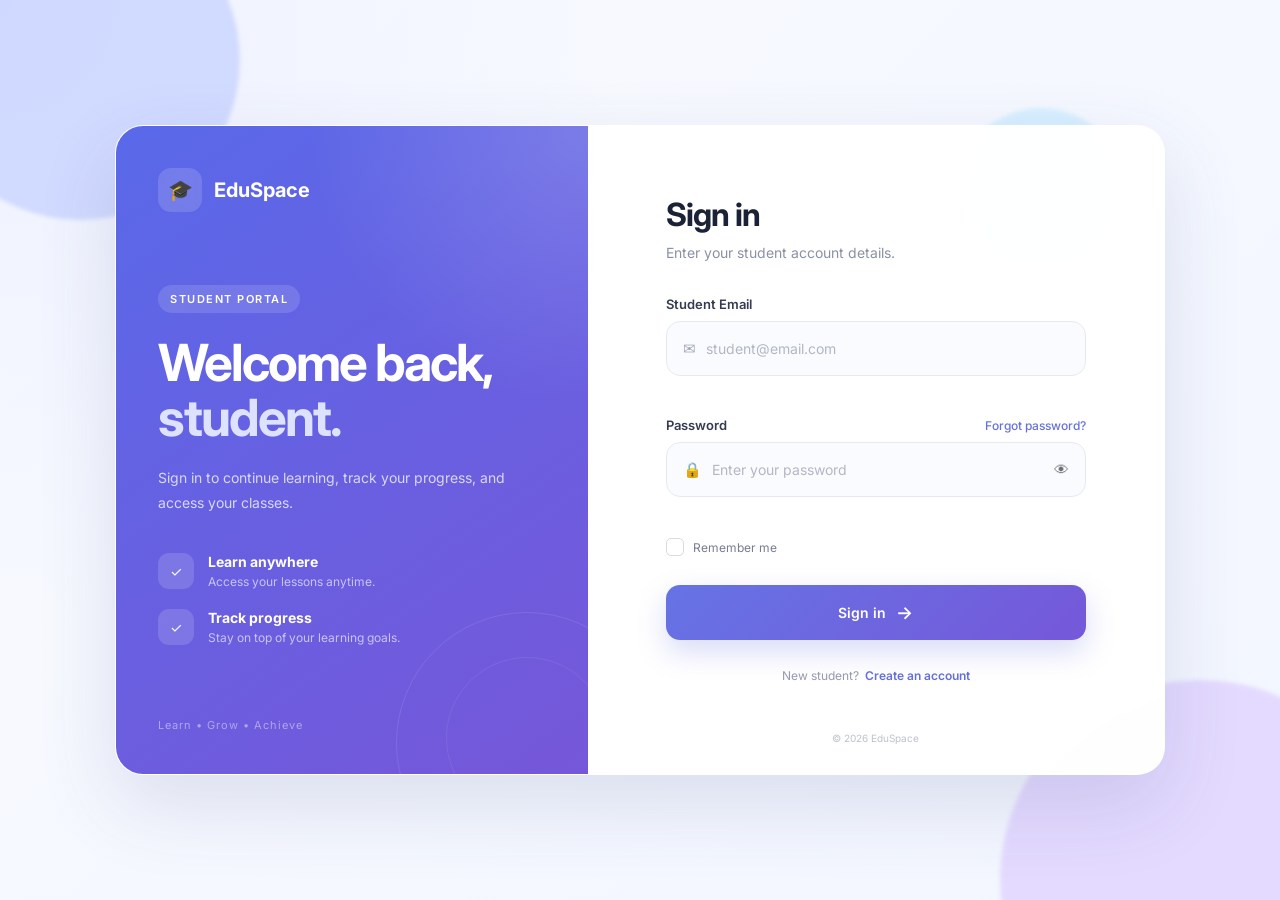
<file: index.html>
<!DOCTYPE html>
<html lang="en">
<head>
  <meta charset="UTF-8" />

  <meta
    name="viewport"
    content="width=device-width, initial-scale=1.0"
  />

  <title>Student Login</title>

  <!-- Google Font -->
  <link rel="preconnect" href="https://fonts.googleapis.com">
  <link rel="preconnect" href="https://fonts.gstatic.com" crossorigin>
  <link
    href="https://fonts.googleapis.com/css2?family=Inter:wght@400;500;600;700&display=swap"
    rel="stylesheet"
  >

  <link rel="stylesheet" href="style.css" />
</head>

<body>

  <!-- Background Decoration -->
  <div class="background">
    <div class="blob blob-one"></div>
    <div class="blob blob-two"></div>
    <div class="blob blob-three"></div>
  </div>

  <main class="login-container">

    <div class="login-card">

      <!-- LEFT SIDE -->
      <section class="welcome-section">

        <div class="brand">
          <div class="brand-icon">
            🎓
          </div>

          <span>EduSpace</span>
        </div>

        <div class="welcome-content">

          <span class="tag">
            STUDENT PORTAL
          </span>

          <h1>
            Welcome back,
            <span>student.</span>
          </h1>

          <p>
            Sign in to continue learning, track your progress,
            and access your classes.
          </p>

          <div class="features">

            <div class="feature">
              <div class="feature-icon">✓</div>

              <div>
                <h3>Learn anywhere</h3>
                <p>Access your lessons anytime.</p>
              </div>
            </div>

            <div class="feature">
              <div class="feature-icon">✓</div>

              <div>
                <h3>Track progress</h3>
                <p>Stay on top of your learning goals.</p>
              </div>
            </div>

          </div>

        </div>

        <p class="welcome-footer">
          Learn • Grow • Achieve
        </p>

      </section>


      <!-- RIGHT SIDE -->
      <section class="form-section">

        <div class="form-wrapper">

          <div class="form-header">
            <div class="mobile-logo">🎓</div>

            <h2>Sign in</h2>

            <p>
              Enter your student account details.
            </p>
          </div>


          <form id="loginForm">

            <!-- EMAIL -->
            <div class="input-group">

              <label for="email">
                Student Email
              </label>

              <div class="input-box">

                <span class="input-icon">
                  ✉
                </span>

                <input
                  type="email"
                  id="email"
                  placeholder="student@email.com"
                  autocomplete="email"
                  required
                />

              </div>

              <small class="error-message" id="emailError"></small>

            </div>


            <!-- PASSWORD -->
            <div class="input-group">

              <div class="label-row">

                <label for="password">
                  Password
                </label>

                <a href="#" class="forgot-password">
                  Forgot password?
                </a>

              </div>

              <div class="input-box">

                <span class="input-icon">
                  🔒
                </span>

                <input
                  type="password"
                  id="password"
                  placeholder="Enter your password"
                  autocomplete="current-password"
                  required
                />

                <button
                  type="button"
                  id="togglePassword"
                  class="password-toggle"
                  aria-label="Show password"
                >
                  👁
                </button>

              </div>

              <small
                class="error-message"
                id="passwordError"
              ></small>

            </div>


            <!-- REMEMBER -->
            <div class="remember-row">

              <label class="checkbox-container">

                <input type="checkbox" />

                <span class="checkmark"></span>

                Remember me

              </label>

            </div>


            <!-- LOGIN BUTTON -->
            <button
              type="submit"
              class="login-button"
              id="loginButton"
            >

              <span class="button-text">
                Sign in
              </span>

              <span class="button-arrow">
                →
              </span>

              <span class="loader"></span>

            </button>


            <div
              class="success-message"
              id="successMessage"
            >
              ✓ Login successful!
            </div>

          </form>


          <p class="signup-text">

            New student?

            <a href="#">
              Create an account
            </a>

          </p>

        </div>

        <p class="copyright">
          © 2026 EduSpace
        </p>

      </section>

    </div>

  </main>

  <script src="script.js"></script>
</body>
</html>
</file>
<file: style.css>
/* =========================
   RESET
========================= */

* {
  margin: 0;
  padding: 0;
  box-sizing: border-box;
}

html {
  scroll-behavior: smooth;
}

body {
  min-height: 100vh;
  font-family: "Inter", sans-serif;
  background: #f4f7ff;
  color: #182033;
  overflow-x: hidden;
}


/* =========================
   BACKGROUND
========================= */

.background {
  position: fixed;
  inset: 0;
  overflow: hidden;
  z-index: -1;

  background:
    radial-gradient(
      circle at top left,
      #edf1ff 0%,
      transparent 40%
    ),
    linear-gradient(
      135deg,
      #f9faff,
      #f2f6ff
    );
}

.blob {
  position: absolute;
  border-radius: 50%;
  filter: blur(2px);
  opacity: 0.55;
}

.blob-one {
  width: 320px;
  height: 320px;

  background: #b8c6ff;

  top: -100px;
  left: -80px;

  animation: floatOne 10s ease-in-out infinite;
}

.blob-two {
  width: 400px;
  height: 400px;

  background: #d9c4ff;

  right: -120px;
  bottom: -180px;

  animation: floatTwo 12s ease-in-out infinite;
}

.blob-three {
  width: 170px;
  height: 170px;

  background: #bfe9ff;

  right: 12%;
  top: 12%;

  animation: floatThree 8s ease-in-out infinite;
}


/* =========================
   MAIN
========================= */

.login-container {
  min-height: 100vh;

  display: flex;
  justify-content: center;
  align-items: center;

  padding: 35px;
}


/* =========================
   LOGIN CARD
========================= */

.login-card {
  width: min(1050px, 100%);
  min-height: 650px;

  display: grid;
  grid-template-columns: 0.9fr 1.1fr;

  background: rgba(255, 255, 255, 0.88);

  border: 1px solid rgba(255, 255, 255, 0.8);

  border-radius: 28px;

  box-shadow:
    0 30px 80px rgba(57, 70, 130, 0.14);

  backdrop-filter: blur(18px);

  overflow: hidden;

  animation: cardEnter 0.8s ease forwards;
}


/* =========================
   WELCOME SECTION
========================= */

.welcome-section {
  position: relative;

  padding: 42px;

  display: flex;
  flex-direction: column;

  color: white;

  background:
    radial-gradient(
      circle at top right,
      rgba(255, 255, 255, 0.16),
      transparent 35%
    ),
    linear-gradient(
      145deg,
      #5969e9,
      #7657d9
    );

  overflow: hidden;
}

.welcome-section::before {
  content: "";

  position: absolute;

  width: 260px;
  height: 260px;

  border: 1px solid rgba(255, 255, 255, 0.1);

  border-radius: 50%;

  bottom: -100px;
  right: -70px;
}

.welcome-section::after {
  content: "";

  position: absolute;

  width: 160px;
  height: 160px;

  border: 1px solid rgba(255, 255, 255, 0.08);

  border-radius: 50%;

  bottom: -45px;
  right: -20px;
}


/* BRAND */

.brand {
  display: flex;
  align-items: center;
  gap: 12px;

  position: relative;
  z-index: 1;

  font-size: 20px;
  font-weight: 700;
}

.brand-icon {
  width: 44px;
  height: 44px;

  display: grid;
  place-items: center;

  border-radius: 13px;

  background: rgba(255, 255, 255, 0.15);

  backdrop-filter: blur(8px);
}


/* WELCOME CONTENT */

.welcome-content {
  margin: auto 0;

  position: relative;
  z-index: 1;
}

.tag {
  display: inline-block;

  padding: 7px 12px;

  margin-bottom: 22px;

  border-radius: 30px;

  background: rgba(255, 255, 255, 0.13);

  font-size: 11px;
  font-weight: 600;
  letter-spacing: 1.5px;
}

.welcome-content h1 {
  max-width: 400px;

  font-size: clamp(38px, 4vw, 52px);

  line-height: 1.08;

  letter-spacing: -2px;

  margin-bottom: 20px;
}

.welcome-content h1 span {
  color: #dce2ff;
}

.welcome-content > p {
  max-width: 380px;

  color: rgba(255, 255, 255, 0.75);

  line-height: 1.8;

  font-size: 14px;
}


/* FEATURES */

.features {
  display: flex;
  flex-direction: column;

  gap: 20px;

  margin-top: 38px;
}

.feature {
  display: flex;
  align-items: center;

  gap: 14px;
}

.feature-icon {
  width: 36px;
  height: 36px;

  display: grid;
  place-items: center;

  flex-shrink: 0;

  border-radius: 11px;

  background: rgba(255, 255, 255, 0.14);

  font-size: 14px;
}

.feature h3 {
  font-size: 14px;

  margin-bottom: 4px;
}

.feature p {
  font-size: 12px;

  color: rgba(255, 255, 255, 0.63);
}

.welcome-footer {
  position: relative;
  z-index: 1;

  font-size: 11px;

  color: rgba(255, 255, 255, 0.45);

  letter-spacing: 1px;
}


/* =========================
   FORM SECTION
========================= */

.form-section {
  padding: 50px 70px 30px;

  display: flex;
  flex-direction: column;

  background: rgba(255, 255, 255, 0.78);
}

.form-wrapper {
  width: min(420px, 100%);

  margin: auto;
}

.mobile-logo {
  display: none;

  width: 48px;
  height: 48px;

  place-items: center;

  margin-bottom: 25px;

  border-radius: 14px;

  background: #eef0ff;

  font-size: 23px;
}


/* FORM HEADER */

.form-header {
  margin-bottom: 35px;
}

.form-header h2 {
  margin-bottom: 10px;

  font-size: 32px;

  letter-spacing: -1px;

  color: #1b2137;
}

.form-header p {
  color: #8b91a5;

  font-size: 14px;
}


/* =========================
   INPUTS
========================= */

.input-group {
  margin-bottom: 20px;
}

.input-group label {
  display: block;

  margin-bottom: 9px;

  color: #353b50;

  font-size: 13px;
  font-weight: 600;
}

.label-row {
  display: flex;
  justify-content: space-between;
  align-items: center;
}

.forgot-password {
  margin-bottom: 9px;

  text-decoration: none;

  color: #6672dc;

  font-size: 12px;
  font-weight: 500;

  transition: 0.25s ease;
}

.forgot-password:hover {
  color: #4f5bd1;
}


/* INPUT BOX */

.input-box {
  height: 55px;

  display: flex;
  align-items: center;

  gap: 10px;

  padding: 0 16px;

  border: 1.5px solid #e7e9f1;

  border-radius: 14px;

  background: #fafbff;

  transition:
    border 0.25s ease,
    box-shadow 0.25s ease,
    transform 0.25s ease,
    background 0.25s ease;
}

.input-box:focus-within {
  border-color: #6873dc;

  background: #ffffff;

  box-shadow:
    0 0 0 4px rgba(104, 115, 220, 0.1);

  transform: translateY(-1px);
}

.input-icon {
  color: #a1a6b7;

  font-size: 15px;
}

.input-box input {
  width: 100%;

  border: none;
  outline: none;

  background: transparent;

  color: #22283a;

  font-family: inherit;
  font-size: 14px;
}

.input-box input::placeholder {
  color: #b3b7c5;
}

.password-toggle {
  border: none;
  background: transparent;

  cursor: pointer;

  opacity: 0.55;

  font-size: 15px;

  transition:
    opacity 0.2s ease,
    transform 0.2s ease;
}

.password-toggle:hover {
  opacity: 1;

  transform: scale(1.08);
}


/* ERRORS */

.error-message {
  display: block;

  min-height: 15px;

  margin-top: 6px;

  color: #e35d6a;

  font-size: 11px;
}

.input-box.error {
  border-color: #e77a84;

  box-shadow:
    0 0 0 4px rgba(227, 93, 106, 0.08);
}


/* =========================
   REMEMBER ME
========================= */

.remember-row {
  margin: 4px 0 25px;
}

.checkbox-container {
  display: inline-flex;
  align-items: center;

  gap: 9px;

  cursor: pointer;

  color: #777d90;

  font-size: 12px;
}

.checkbox-container input {
  display: none;
}

.checkmark {
  width: 18px;
  height: 18px;

  position: relative;

  border: 1.5px solid #d8dae4;

  border-radius: 5px;

  background: white;

  transition: 0.2s ease;
}

.checkbox-container input:checked + .checkmark {
  border-color: #6570d9;

  background: #6570d9;
}

.checkbox-container input:checked + .checkmark::after {
  content: "✓";

  position: absolute;

  inset: 0;

  display: grid;
  place-items: center;

  color: white;

  font-size: 11px;
}


/* =========================
   LOGIN BUTTON
========================= */

.login-button {
  width: 100%;
  height: 55px;

  position: relative;

  display: flex;
  justify-content: center;
  align-items: center;

  gap: 10px;

  overflow: hidden;

  border: none;

  border-radius: 14px;

  color: white;

  background:
    linear-gradient(
      135deg,
      #6673e5,
      #7558d9
    );

  box-shadow:
    0 12px 28px rgba(102, 115, 229, 0.25);

  font-family: inherit;
  font-size: 14px;
  font-weight: 600;

  cursor: pointer;

  transition:
    transform 0.25s ease,
    box-shadow 0.25s ease;
}

.login-button::before {
  content: "";

  position: absolute;

  width: 100px;
  height: 100%;

  top: 0;
  left: -120px;

  transform: skewX(-20deg);

  background:
    linear-gradient(
      90deg,
      transparent,
      rgba(255, 255, 255, 0.2),
      transparent
    );

  transition: 0.6s;
}

.login-button:hover::before {
  left: 120%;
}

.login-button:hover {
  transform: translateY(-2px);

  box-shadow:
    0 16px 34px rgba(102, 115, 229, 0.3);
}

.login-button:active {
  transform: scale(0.98);
}

.button-arrow {
  font-size: 18px;

  transition: transform 0.25s ease;
}

.login-button:hover .button-arrow {
  transform: translateX(4px);
}


/* LOADER */

.loader {
  width: 20px;
  height: 20px;

  display: none;

  border: 2px solid rgba(255, 255, 255, 0.35);

  border-top-color: white;

  border-radius: 50%;

  animation: spin 0.7s linear infinite;
}

.login-button.loading .button-text,
.login-button.loading .button-arrow {
  display: none;
}

.login-button.loading .loader {
  display: block;
}


/* =========================
   SUCCESS
========================= */

.success-message {
  height: 0;

  text-align: center;

  margin-top: 0;

  overflow: hidden;

  color: #2c9b70;

  font-size: 13px;
  font-weight: 500;

  opacity: 0;

  transition: 0.4s ease;
}

.success-message.show {
  height: 30px;

  margin-top: 15px;

  opacity: 1;
}


/* =========================
   SIGN UP
========================= */

.signup-text {
  margin-top: 28px;

  text-align: center;

  color: #969bad;

  font-size: 12px;
}

.signup-text a {
  margin-left: 3px;

  text-decoration: none;

  color: #6570d9;

  font-weight: 600;
}

.copyright {
  margin-top: 30px;

  text-align: center;

  color: #bec1cc;

  font-size: 10px;
}


/* =========================
   ANIMATIONS
========================= */

@keyframes cardEnter {

  from {
    opacity: 0;
    transform:
      translateY(25px)
      scale(0.98);
  }

  to {
    opacity: 1;
    transform:
      translateY(0)
      scale(1);
  }

}

@keyframes floatOne {

  0%,
  100% {
    transform: translate(0, 0);
  }

  50% {
    transform: translate(35px, 25px);
  }

}

@keyframes floatTwo {

  0%,
  100% {
    transform: translate(0, 0);
  }

  50% {
    transform: translate(-40px, -25px);
  }

}

@keyframes floatThree {

  0%,
  100% {
    transform: translateY(0);
  }

  50% {
    transform: translateY(30px);
  }

}

@keyframes spin {

  to {
    transform: rotate(360deg);
  }

}


/* =========================
   RESPONSIVE
========================= */

@media (max-width: 850px) {

  .login-card {
    max-width: 520px;

    grid-template-columns: 1fr;

    min-height: auto;
  }

  .welcome-section {
    display: none;
  }

  .form-section {
    padding: 55px 50px 35px;
  }

  .mobile-logo {
    display: grid;
  }

}


@media (max-width: 520px) {

  body {
    background: white;
  }

  .login-container {
    padding: 15px;
  }

  .login-card {
    border-radius: 22px;

    box-shadow:
      0 20px 50px rgba(45, 54, 100, 0.1);
  }

  .form-section {
    padding: 40px 25px 25px;
  }

  .form-header h2 {
    font-size: 28px;
  }

}
</file>
<file: achievements.css>
/* =====================================================
   RESET
===================================================== */

* {
  margin: 0;
  padding: 0;
  box-sizing: border-box;
}


html {
  scroll-behavior: smooth;
}


body {
  min-height: 100vh;

  font-family: "Inter", sans-serif;

  color: #202438;

  background: #f6f7fb;

  transition:
    background 0.25s ease,
    color 0.25s ease;
}


button {
  font: inherit;
  cursor: pointer;
}


a {
  color: inherit;
  text-decoration: none;
}



/* =====================================================
   SIDEBAR
===================================================== */

.sidebar {
  width: 250px;
  height: 100vh;

  position: fixed;

  top: 0;
  left: 0;

  z-index: 1000;

  padding: 26px 18px;

  border-right: 1px solid #e8eaf1;

  background: #ffffff;

  transition:
    transform 0.25s ease,
    background 0.25s ease,
    border 0.25s ease;
}


.logo {
  display: flex;
  align-items: center;

  gap: 12px;

  padding: 0 10px;

  margin-bottom: 34px;

  font-size: 20px;
  font-weight: 700;
}


.logo-icon {
  width: 38px;
  height: 38px;

  display: grid;
  place-items: center;

  border-radius: 12px;

  background: #eef0ff;
}


.sidebar-nav {
  display: flex;
  flex-direction: column;

  gap: 7px;
}


.nav-link {
  min-height: 47px;

  padding: 0 14px;

  display: flex;
  align-items: center;

  gap: 13px;

  border-radius: 12px;

  color: #737886;

  font-size: 14px;
  font-weight: 500;

  transition:
    color 0.2s ease,
    background 0.2s ease;
}


.nav-link:hover {
  color: #5865d8;

  background: #f3f4ff;
}


.nav-link.active {
  color: #5965d8;

  background: #eef0ff;

  font-weight: 600;
}


.nav-icon {
  width: 22px;

  text-align: center;

  font-size: 17px;
}



/* =====================================================
   MOBILE OVERLAY
===================================================== */

.mobile-overlay {
  position: fixed;

  inset: 0;

  z-index: 950;

  display: none;

  background:
    rgba(17,20,31,0.42);
}


.mobile-overlay.show {
  display: block;
}



/* =====================================================
   APP
===================================================== */

.app-shell {
  min-height: 100vh;

  margin-left: 250px;
}



/* =====================================================
   TOPBAR
===================================================== */

.topbar {
  min-height: 82px;

  position: sticky;

  top: 0;

  z-index: 800;

  padding: 14px 32px;

  display: flex;
  align-items: center;
  justify-content: space-between;

  border-bottom: 1px solid #e8eaf1;

  background:
    rgba(255,255,255,0.94);

  backdrop-filter: blur(16px);
}


.topbar-left,
.topbar-right {
  display: flex;
  align-items: center;
}


.topbar-left {
  gap: 14px;
}


.topbar-right {
  gap: 16px;
}


.topbar-label {
  display: block;

  margin-bottom: 3px;

  color: #9095a3;

  font-size: 10px;
  font-weight: 700;

  letter-spacing: 0.12em;
}


.topbar h1 {
  font-size: 22px;
}


.menu-button {
  width: 40px;
  height: 40px;

  display: none;

  border: 1px solid #e5e7ef;

  border-radius: 11px;

  color: #555c6b;

  background: #ffffff;
}


.dashboard-button {
  padding: 10px 14px;

  border-radius: 10px;

  color: #626bd1;

  background: #eef0ff;

  font-size: 13px;
  font-weight: 600;
}


.student-profile {
  display: flex;
  align-items: center;

  gap: 10px;
}


.student-profile strong,
.student-profile span {
  display: block;
}


.student-profile strong {
  margin-bottom: 2px;

  font-size: 12px;
}


.student-profile span {
  color: #9196a4;

  font-size: 10px;
}


.student-avatar {
  width: 38px;
  height: 38px;

  display: grid;
  place-items: center;

  border-radius: 50%;

  color: #ffffff;

  background:
    linear-gradient(
      135deg,
      #6874db,
      #835fd8
    );

  font-size: 12px;
  font-weight: 700;
}



/* =====================================================
   PAGE
===================================================== */

.achievements-page {
  width: min(1500px, 100%);

  margin: auto;

  padding: 28px 32px 50px;
}



/* =====================================================
   HERO
===================================================== */

.achievement-hero {
  min-height: 225px;

  position: relative;

  padding: 34px 38px;

  display: flex;
  align-items: center;
  justify-content: space-between;

  gap: 30px;

  overflow: hidden;

  border-radius: 24px;

  color: #ffffff;

  background:
    radial-gradient(
      circle at 82% 15%,
      rgba(255,255,255,0.18),
      transparent 30%
    ),
    linear-gradient(
      135deg,
      #645ed5,
      #8b5fd5
    );

  box-shadow:
    0 20px 45px
    rgba(90,85,180,0.16);
}


.achievement-hero::after {
  content: "";

  width: 280px;
  height: 280px;

  position: absolute;

  right: -80px;
  bottom: -190px;

  border:
    1px solid
    rgba(255,255,255,0.15);

  border-radius: 50%;
}


.hero-content,
.hero-trophy {
  position: relative;

  z-index: 2;
}


.hero-label {
  display: inline-flex;

  padding: 7px 10px;

  margin-bottom: 13px;

  border-radius: 999px;

  background:
    rgba(255,255,255,0.14);

  font-size: 9px;
  font-weight: 700;

  letter-spacing: 0.08em;
}


.achievement-hero h2 {
  max-width: 670px;

  margin-bottom: 10px;

  font-size:
    clamp(
      28px,
      4vw,
      42px
    );

  letter-spacing: -1px;
}


.achievement-hero h2 span {
  color: #e1ddff;
}


.achievement-hero p {
  max-width: 620px;

  color:
    rgba(255,255,255,0.72);

  font-size: 12px;

  line-height: 1.7;
}


.hero-trophy {
  width: 110px;
  height: 110px;

  flex-shrink: 0;

  display: grid;
  place-items: center;

  border:
    1px solid
    rgba(255,255,255,0.13);

  border-radius: 32px;

  background:
    rgba(255,255,255,0.11);

  font-size: 48px;

  animation:
    trophyFloat
    4s ease-in-out
    infinite;
}



/* =====================================================
   STATS
===================================================== */

.achievement-stats {
  margin-top: 22px;

  display: grid;

  grid-template-columns:
    repeat(
      4,
      minmax(0,1fr)
    );

  gap: 15px;
}


.stat-card {
  min-width: 0;

  padding: 18px;

  display: flex;
  align-items: center;

  gap: 13px;

  border: 1px solid #e6e8ef;

  border-radius: 16px;

  background: #ffffff;
}


.stat-icon {
  width: 45px;
  height: 45px;

  flex-shrink: 0;

  display: grid;
  place-items: center;

  border-radius: 13px;

  background: #f0f2ff;

  font-size: 19px;
}


.stat-card span {
  display: block;

  margin-bottom: 4px;

  color: #959aa8;

  font-size: 9px;
}


.stat-card strong {
  color: #262b3e;

  font-size: 20px;
}



/* =====================================================
   PROGRESS
===================================================== */

.achievement-progress-card {
  margin-top: 22px;

  padding: 22px 24px;

  display: flex;
  align-items: center;
  justify-content: space-between;

  gap: 30px;

  border: 1px solid #e5e7ef;

  border-radius: 18px;

  background: #ffffff;
}


.section-label {
  display: block;

  margin-bottom: 5px;

  color: #9ca1af;

  font-size: 8px;
  font-weight: 700;

  letter-spacing: 1px;
}


.achievement-progress-card h2 {
  margin-bottom: 6px;

  font-size: 17px;
}


.achievement-progress-card p {
  color: #969ba8;

  font-size: 9px;

  line-height: 1.6;
}


.achievement-progress-info {
  width: min(390px, 45%);

  flex-shrink: 0;
}


.achievement-progress-info > strong {
  display: block;

  margin-bottom: 8px;

  color: #626dd4;

  text-align: right;

  font-size: 13px;
}


.achievement-progress-track {
  height: 8px;

  overflow: hidden;

  border-radius: 999px;

  background: #eceef4;
}


.achievement-progress-fill {
  width: 0;
  height: 100%;

  border-radius: inherit;

  background:
    linear-gradient(
      90deg,
      #6571db,
      #9a64d6
    );

  transition: width 0.5s ease;
}



/* =====================================================
   BADGES SECTION
===================================================== */

.badges-section {
  margin-top: 22px;

  padding: 25px;

  border: 1px solid #e5e7ef;

  border-radius: 20px;

  background: #ffffff;
}


.badges-header {
  margin-bottom: 22px;

  display: flex;
  align-items: center;
  justify-content: space-between;

  gap: 20px;
}


.badges-header
> div:first-child
> span {
  display: block;

  margin-bottom: 5px;

  color: #9ca1af;

  font-size: 8px;
  font-weight: 700;

  letter-spacing: 1px;
}


.badges-header h2 {
  font-size: 18px;
}



/* =====================================================
   FILTER
===================================================== */

.badge-filters {
  display: flex;
  flex-wrap: wrap;

  gap: 7px;
}


.badge-filter {
  padding: 8px 13px;

  border: 1px solid #e2e4ec;

  border-radius: 999px;

  color: #747987;

  background: #ffffff;

  font-size: 9px;
  font-weight: 600;
}


.badge-filter.active {
  color: #ffffff;

  border-color: #6874db;

  background: #6874db;
}



/* =====================================================
   ACHIEVEMENT GRID
===================================================== */

.achievement-grid {
  display: grid;

  grid-template-columns:
    repeat(
      3,
      minmax(0,1fr)
    );

  gap: 16px;
}



/* =====================================================
   ACHIEVEMENT CARD
===================================================== */

.achievement-card {
  min-width: 0;

  position: relative;

  padding: 21px;

  overflow: hidden;

  border: 1px solid #e5e7ef;

  border-radius: 17px;

  background: #ffffff;

  transition:
    transform 0.22s ease,
    box-shadow 0.22s ease,
    border 0.22s ease;
}


.achievement-card:hover {
  transform:
    translateY(-3px);

  box-shadow:
    0 14px 30px
    rgba(50,58,100,0.07);
}


.achievement-card.unlocked {
  border-color: #d8dcef;

  background:
    linear-gradient(
      145deg,
      #ffffff,
      #fafaff
    );
}


.achievement-card.locked {
  opacity: 0.72;
}


.badge-top {
  display: flex;
  align-items: flex-start;
  justify-content: space-between;

  gap: 15px;
}


.achievement-icon {
  width: 58px;
  height: 58px;

  display: grid;
  place-items: center;

  border-radius: 17px;

  background:
    linear-gradient(
      135deg,
      #eceeff,
      #f5efff
    );

  font-size: 27px;
}


.achievement-card.unlocked
.achievement-icon {
  background:
    linear-gradient(
      135deg,
      #e7eaff,
      #efe6ff
    );

  box-shadow:
    0 10px 25px
    rgba(105,102,205,0.12);
}


.achievement-card.locked
.achievement-icon {
  filter: grayscale(1);

  opacity: 0.55;
}


.badge-status {
  padding: 6px 9px;

  border-radius: 999px;

  font-size: 7px;
  font-weight: 700;
}


.badge-status.unlocked {
  color: #37916d;

  background: #e7f7ef;
}


.badge-status.locked {
  color: #8b909d;

  background: #f0f1f5;
}


.achievement-card h3 {
  margin: 17px 0 7px;

  color: #292d40;

  font-size: 14px;
}


.achievement-card p {
  min-height: 44px;

  color: #9297a5;

  font-size: 9px;

  line-height: 1.6;
}


.badge-progress {
  margin-top: 16px;
}


.badge-progress-heading {
  margin-bottom: 7px;

  display: flex;
  align-items: center;
  justify-content: space-between;

  gap: 10px;

  color: #999eab;

  font-size: 8px;
}


.badge-progress-heading strong {
  color: #646fd4;
}


.badge-progress-track {
  height: 6px;

  overflow: hidden;

  border-radius: 999px;

  background: #eceef4;
}


.badge-progress-fill {
  height: 100%;

  border-radius: inherit;

  background:
    linear-gradient(
      90deg,
      #6571db,
      #9364d8
    );
}


.badge-earned {
  margin-top: 13px;

  display: flex;
  align-items: center;

  gap: 6px;

  color: #419775;

  font-size: 8px;
  font-weight: 600;
}



/* =====================================================
   EMPTY
===================================================== */

.achievement-empty {
  display: none;

  padding: 55px 20px;

  text-align: center;
}


.achievement-empty.show {
  display: block;
}


.achievement-empty > span {
  display: block;

  margin-bottom: 10px;

  font-size: 35px;
}


.achievement-empty strong {
  display: block;

  margin-bottom: 5px;

  font-size: 13px;
}


.achievement-empty p {
  color: #9ca1af;

  font-size: 9px;
}



/* =====================================================
   TOAST
===================================================== */

.achievement-toast {
  position: fixed;

  right: 24px;
  bottom: 24px;

  z-index: 3000;

  max-width: 330px;

  padding: 12px 16px;

  visibility: hidden;

  opacity: 0;

  border-radius: 11px;

  color: #ffffff;

  background: #272c38;

  font-size: 9px;

  transform:
    translateY(10px);

  transition: 0.2s ease;
}


.achievement-toast.show {
  visibility: visible;

  opacity: 1;

  transform:
    translateY(0);
}



/* =====================================================
   DARK MODE
===================================================== */

html[data-theme="dark"]
body {
  color: #e3e5eb;

  background: #17191f;
}


html[data-theme="dark"]
.sidebar,

html[data-theme="dark"]
.topbar,

html[data-theme="dark"]
.stat-card,

html[data-theme="dark"]
.achievement-progress-card,

html[data-theme="dark"]
.badges-section,

html[data-theme="dark"]
.achievement-card {
  background: #1e2128;
}


html[data-theme="dark"]
.sidebar {
  border-right-color: #30333b;
}


html[data-theme="dark"]
.topbar {
  border-bottom-color: #30333b;
}


html[data-theme="dark"]
.nav-link {
  color: #aab0bc;
}


html[data-theme="dark"]
.nav-link:hover,

html[data-theme="dark"]
.nav-link.active {
  color: #c9cdff;

  background: #292e44;
}


html[data-theme="dark"]
.stat-card,

html[data-theme="dark"]
.achievement-progress-card,

html[data-theme="dark"]
.badges-section,

html[data-theme="dark"]
.achievement-card {
  border-color: #30333c;
}


html[data-theme="dark"]
.stat-card strong,

html[data-theme="dark"]
.achievement-progress-card h2,

html[data-theme="dark"]
.badges-header h2,

html[data-theme="dark"]
.achievement-card h3,

html[data-theme="dark"]
.achievement-empty strong {
  color: #e4e6ed;
}


html[data-theme="dark"]
.stat-icon,

html[data-theme="dark"]
.achievement-icon {
  background: #292e44;
}


html[data-theme="dark"]
.achievement-card.unlocked {
  border-color: #34384a;

  background:
    linear-gradient(
      145deg,
      #1e2128,
      #232632
    );
}


html[data-theme="dark"]
.badge-filter {
  color: #b0b4bf;

  border-color: #393c46;

  background: #25282f;
}


html[data-theme="dark"]
.badge-filter.active {
  color: #ffffff;

  border-color: #6874db;

  background: #6874db;
}


html[data-theme="dark"]
.achievement-progress-track,

html[data-theme="dark"]
.badge-progress-track {
  background: #30343e;
}



/* =====================================================
   ANIMATION
===================================================== */

@keyframes trophyFloat {

  0%,
  100% {
    transform:
      translateY(0);
  }

  50% {
    transform:
      translateY(-7px);
  }

}



/* =====================================================
   RESPONSIVE
===================================================== */

@media (max-width: 1150px) {

  .achievement-grid {
    grid-template-columns:
      repeat(
        2,
        minmax(0,1fr)
      );
  }


  .achievement-stats {
    grid-template-columns:
      repeat(
        2,
        minmax(0,1fr)
      );
  }

}



@media (max-width: 900px) {

  .sidebar {
    transform:
      translateX(-100%);
  }


  .sidebar.open {
    transform:
      translateX(0);
  }


  .app-shell {
    margin-left: 0;
  }


  .menu-button {
    display: block;
  }

}



@media (max-width: 700px) {

  .topbar {
    min-height: 74px;

    padding: 12px 17px;
  }


  .dashboard-button {
    display: none;
  }


  .student-profile
  > div:last-child {
    display: none;
  }


  .achievements-page {
    padding:
      20px 17px 40px;
  }


  .achievement-hero {
    min-height: 0;

    padding:
      28px 24px;
  }


  .hero-trophy {
    display: none;
  }


  .achievement-progress-card {
    align-items: stretch;

    flex-direction: column;
  }


  .achievement-progress-info {
    width: 100%;
  }


  .achievement-progress-info
  > strong {
    text-align: left;
  }


  .badges-header {
    align-items: flex-start;

    flex-direction: column;
  }

}



@media (max-width: 580px) {

  .achievement-stats,

  .achievement-grid {
    grid-template-columns: 1fr;
  }


  .badges-section {
    padding: 18px;
  }

}
</file>
<file: assignments.css>
/* =====================================================
   RESET
===================================================== */

* {
  margin: 0;
  padding: 0;
  box-sizing: border-box;
}

html {
  scroll-behavior: smooth;
}

body {
  min-height: 100vh;
  overflow-x: hidden;

  font-family: "Inter", sans-serif;

  color: #23273a;
  background: #f6f7fb;

  transition:
    background 0.25s ease,
    color 0.25s ease;
}

button,
input,
select,
textarea {
  font-family: inherit;
}

button {
  cursor: pointer;
}

a {
  text-decoration: none;
}


/* =====================================================
   SIDEBAR
===================================================== */

.sidebar {
  width: 250px;
  height: 100vh;

  position: fixed;

  left: 0;
  top: 0;

  padding: 28px 20px;

  display: flex;
  flex-direction: column;

  border-right: 1px solid #e9ebf2;

  background: white;

  z-index: 1000;

  transition:
    transform 0.3s ease,
    background 0.25s ease;
}


.logo {
  padding: 0 7px;

  margin-bottom: 40px;

  display: flex;
  align-items: center;

  gap: 12px;

  color: #20243a;

  font-size: 20px;
  font-weight: 700;
}


.logo-icon {
  width: 44px;
  height: 44px;

  display: grid;
  place-items: center;

  border-radius: 13px;

  color: white;

  background:
    linear-gradient(
      135deg,
      #6572df,
      #7658d7
    );
}


.sidebar-nav {
  display: flex;
  flex-direction: column;

  gap: 7px;
}


.nav-link {
  width: 100%;
  min-height: 48px;

  padding: 0 15px;

  display: flex;
  align-items: center;

  gap: 14px;

  border-radius: 12px;

  color: #72788b;

  font-size: 13px;
  font-weight: 500;

  transition:
    color 0.2s ease,
    background 0.2s ease,
    transform 0.2s ease;
}


.nav-link:hover {
  color: #5864d1;

  background: #f5f6ff;

  transform: translateX(2px);
}


.nav-link.active {
  color: #5663d6;

  background: #eff1ff;

  font-weight: 600;
}


.nav-icon {
  width: 22px;

  text-align: center;
}


/* =====================================================
   APP SHELL
===================================================== */

.app-shell {
  width: calc(100% - 250px);
  min-height: 100vh;

  margin-left: 250px;
}


/* =====================================================
   TOPBAR
===================================================== */

.topbar {
  width: 100%;
  height: 86px;

  position: sticky;

  top: 0;

  padding: 0 34px;

  display: flex;
  align-items: center;
  justify-content: space-between;

  gap: 20px;

  border-bottom: 1px solid #e9ebf2;

  background:
    rgba(255, 255, 255, 0.94);

  backdrop-filter: blur(15px);

  z-index: 700;
}


.topbar-left,
.topbar-right {
  display: flex;
  align-items: center;

  gap: 14px;
}


.topbar-label {
  display: block;

  margin-bottom: 3px;

  color: #9da2b2;

  font-size: 8px;
  font-weight: 700;

  letter-spacing: 1.4px;
}


.topbar h1 {
  font-size: 21px;
}


.menu-button {
  width: 42px;
  height: 42px;

  display: none;

  place-items: center;

  border: none;

  border-radius: 11px;

  color: #62687b;
  background: #f3f4f9;

  font-size: 19px;
}


.topbar-action {
  padding: 10px 13px;

  border-radius: 10px;

  color: #626dd3;
  background: #f1f2ff;

  font-size: 9px;
  font-weight: 600;
}


.student-profile {
  display: flex;
  align-items: center;

  gap: 9px;
}


.avatar {
  width: 39px;
  height: 39px;

  display: grid;
  place-items: center;

  border-radius: 11px;

  color: white;

  background:
    linear-gradient(
      135deg,
      #6875e2,
      #845fd8
    );

  font-size: 10px;
  font-weight: 700;
}


.student-profile > div:last-child {
  display: flex;
  flex-direction: column;

  gap: 3px;
}


.student-profile strong {
  color: #292d40;

  font-size: 10px;
}


.student-profile span {
  color: #999ead;

  font-size: 8px;
}


/* =====================================================
   CONTENT
===================================================== */

.assignments-content {
  width: 100%;

  padding: 30px 34px 50px;
}


/* =====================================================
   HERO
===================================================== */

.assignments-hero {
  min-height: 190px;

  padding: 34px 38px;

  position: relative;

  overflow: hidden;

  display: flex;
  align-items: center;
  justify-content: space-between;

  gap: 30px;

  border-radius: 23px;

  color: white;

  background:
    radial-gradient(
      circle at 85% 15%,
      rgba(255,255,255,0.2),
      transparent 26%
    ),
    linear-gradient(
      130deg,
      #5869de,
      #7658d5
    );

  box-shadow:
    0 18px 42px
    rgba(86,96,190,0.16);
}


.assignments-hero::after {
  content: "";

  width: 300px;
  height: 300px;

  position: absolute;

  right: -80px;
  bottom: -200px;

  border-radius: 50%;

  border:
    1px solid rgba(255,255,255,0.14);
}


.hero-badge {
  display: inline-block;

  margin-bottom: 13px;

  padding: 6px 10px;

  border-radius: 20px;

  background:
    rgba(255,255,255,0.13);

  font-size: 7px;
  font-weight: 700;

  letter-spacing: 1px;
}


.assignments-hero h2 {
  margin-bottom: 9px;

  font-size:
    clamp(25px, 3vw, 36px);

  letter-spacing: -1.3px;
}


.assignments-hero h2 span {
  color: #dce0ff;
}


.assignments-hero p {
  max-width: 570px;

  color:
    rgba(255,255,255,0.72);

  font-size: 10px;

  line-height: 1.7;
}


.hero-schedule-button {
  padding: 13px 18px;

  position: relative;

  flex-shrink: 0;

  z-index: 2;

  border-radius: 11px;

  color: #626bd3;
  background: white;

  font-size: 10px;
  font-weight: 600;

  transition:
    transform 0.2s ease,
    box-shadow 0.2s ease;
}


.hero-schedule-button:hover {
  transform: translateY(-2px);

  box-shadow:
    0 12px 26px
    rgba(33,38,83,0.15);
}


/* =====================================================
   STATS
===================================================== */

.assignment-stats {
  margin: 23px 0;

  display: grid;

  grid-template-columns:
    repeat(4, minmax(0,1fr));

  gap: 16px;
}


.stat-card {
  min-width: 0;

  padding: 18px;

  display: flex;
  align-items: center;

  gap: 13px;

  border: 1px solid #e8eaf1;

  border-radius: 16px;

  background: white;
}


.stat-icon {
  width: 46px;
  height: 46px;

  flex-shrink: 0;

  display: grid;
  place-items: center;

  border-radius: 12px;

  font-size: 17px;
}


.stat-icon.purple {
  background: #eeeaff;
}


.stat-icon.orange {
  background: #fff0e3;
}


.stat-icon.blue {
  background: #e8f4ff;
}


.stat-icon.green {
  background: #e8f8ef;
}


.stat-card > div:last-child {
  min-width: 0;

  display: flex;
  flex-direction: column;

  gap: 4px;
}


.stat-card span {
  color: #959aaa;

  font-size: 8px;
}


.stat-card strong {
  font-size: 19px;
}


/* =====================================================
   ASSIGNMENTS PANEL
===================================================== */

.assignments-panel {
  overflow: hidden;

  border: 1px solid #e8eaf1;

  border-radius: 19px;

  background: white;
}


/* =====================================================
   PANEL HEADER
===================================================== */

.panel-header {
  padding: 22px;

  display: flex;
  align-items: center;
  justify-content: space-between;

  gap: 20px;

  border-bottom: 1px solid #eceef3;
}


.panel-header > div:first-child > span {
  display: block;

  margin-bottom: 4px;

  color: #a0a5b3;

  font-size: 7px;
  font-weight: 700;

  letter-spacing: 1px;
}


.panel-header h2 {
  margin-bottom: 4px;

  font-size: 16px;
}


.panel-header p {
  color: #979cab;

  font-size: 8px;
}


.panel-tools {
  display: flex;
  align-items: center;

  gap: 10px;
}


.assignment-search {
  width: 230px;
  height: 40px;

  padding: 0 12px;

  display: flex;
  align-items: center;

  gap: 8px;

  border: 1px solid #e5e8f0;

  border-radius: 10px;

  background: #fafbfe;
}


.assignment-search span {
  font-size: 11px;

  opacity: 0.55;
}


.assignment-search input {
  width: 100%;

  border: none;
  outline: none;

  color: #454a5d;
  background: transparent;

  font-size: 9px;
}


.course-filter {
  height: 40px;

  padding: 0 30px 0 12px;

  border: 1px solid #e5e8f0;

  border-radius: 10px;

  outline: none;

  color: #646a7d;
  background: #fafbfe;

  font-size: 8px;
}


/* =====================================================
   FILTER TABS
===================================================== */

.assignment-tabs {
  padding: 13px 20px;

  display: flex;
  align-items: center;

  gap: 7px;

  overflow-x: auto;

  border-bottom: 1px solid #eceef3;
}


.assignment-tab {
  min-height: 34px;

  padding: 0 12px;

  display: flex;
  align-items: center;

  gap: 6px;

  flex-shrink: 0;

  border: none;

  border-radius: 9px;

  color: #858a9c;
  background: transparent;

  font-size: 8px;
  font-weight: 600;
}


.assignment-tab span {
  min-width: 18px;
  height: 18px;

  padding: 0 5px;

  display: grid;
  place-items: center;

  border-radius: 20px;

  color: #9297a7;
  background: #eff1f6;

  font-size: 7px;
}


.assignment-tab.active {
  color: #5d68d1;
  background: #f0f2ff;
}


.assignment-tab.active span {
  color: white;
  background: #6672d9;
}


/* =====================================================
   ASSIGNMENT LIST
===================================================== */

.assignment-list {
  padding: 5px 20px 20px;

  display: flex;
  flex-direction: column;

  gap: 10px;
}


.assignment-item {
  padding: 17px;

  display: grid;

  grid-template-columns:
    58px
    minmax(0,1fr)
    auto;

  align-items: center;

  gap: 15px;

  border: 1px solid #eceef3;

  border-radius: 14px;

  background: white;

  transition:
    transform 0.2s ease,
    box-shadow 0.2s ease,
    background 0.2s ease;
}


.assignment-item:hover {
  transform: translateY(-2px);

  box-shadow:
    0 12px 26px
    rgba(50,57,96,0.07);
}


.assignment-course-icon {
  width: 52px;
  height: 52px;

  display: grid;
  place-items: center;

  border-radius: 14px;

  font-size: 19px;
}


.assignment-course-icon.web-development {
  background: #eeeaff;
}


.assignment-course-icon.mathematics {
  background: #e8f4ff;
}


.assignment-course-icon.ui-ux {
  background: #fff0e3;
}


.assignment-main {
  min-width: 0;
}


.assignment-top-line {
  margin-bottom: 5px;

  display: flex;
  align-items: center;

  gap: 8px;
}


.assignment-course-name {
  color: #9297a7;

  font-size: 7px;
  font-weight: 600;

  text-transform: uppercase;

  letter-spacing: 0.6px;
}


.status-badge {
  padding: 4px 7px;

  border-radius: 20px;

  font-size: 6px;
  font-weight: 700;
}


.status-badge.upcoming {
  color: #b4742e;
  background: #fff2df;
}


.status-badge.submitted {
  color: #4d78bb;
  background: #eaf3ff;
}


.status-badge.overdue {
  color: #d45d69;
  background: #fff0f1;
}


.status-badge.completed {
  color: #398c69;
  background: #e8f8ef;
}


.assignment-main h3 {
  margin-bottom: 6px;

  overflow: hidden;

  text-overflow: ellipsis;
  white-space: nowrap;

  color: #292d40;

  font-size: 11px;
}


.assignment-main > p {
  margin-bottom: 10px;

  overflow: hidden;

  text-overflow: ellipsis;
  white-space: nowrap;

  color: #9095a5;

  font-size: 8px;
}


.assignment-meta {
  display: flex;
  align-items: center;

  flex-wrap: wrap;

  gap: 10px;
}


.assignment-meta span {
  color: #8f94a4;

  font-size: 7px;
}


.assignment-meta .due-warning {
  color: #d66a53;

  font-weight: 600;
}


.assignment-actions {
  min-width: 125px;

  display: flex;
  flex-direction: column;
  align-items: flex-end;

  gap: 8px;
}


.assignment-points {
  color: #9398a8;

  font-size: 7px;
}


.assignment-points strong {
  color: #505668;

  font-size: 9px;
}


.view-assignment-button {
  padding: 9px 13px;

  border: none;

  border-radius: 9px;

  color: #606bd3;
  background: #f0f2ff;

  font-size: 8px;
  font-weight: 600;

  transition:
    transform 0.2s ease,
    background 0.2s ease;
}


.view-assignment-button:hover {
  transform: translateX(2px);

  background: #e9ebff;
}


/* =====================================================
   EMPTY
===================================================== */

.assignment-empty {
  padding: 55px 20px;

  display: none;

  text-align: center;
}


.assignment-empty > div {
  width: 55px;
  height: 55px;

  margin: 0 auto 13px;

  display: grid;
  place-items: center;

  border-radius: 15px;

  background: #f1f3f8;

  font-size: 21px;
}


.assignment-empty h3 {
  margin-bottom: 5px;

  font-size: 11px;
}


.assignment-empty p {
  color: #989dad;

  font-size: 8px;
}


/* =====================================================
   MODAL
===================================================== */

.modal-overlay {
  position: fixed;

  inset: 0;

  padding: 18px;

  display: flex;
  align-items: center;
  justify-content: center;

  visibility: hidden;

  opacity: 0;

  background:
    rgba(20,23,38,0.5);

  backdrop-filter: blur(7px);

  z-index: 3000;

  transition:
    opacity 0.22s ease,
    visibility 0.22s ease;
}


.modal-overlay.show {
  visibility: visible;

  opacity: 1;
}


.assignment-dialog {
  width: min(1050px,100%);
  max-height: 92vh;

  overflow-y: auto;

  border: 1px solid #e5e7ef;

  border-radius: 22px;

  background: white;

  box-shadow:
    0 30px 80px
    rgba(34,40,74,0.22);

  transform:
    translateY(14px)
    scale(0.98);

  transition: transform 0.22s ease;
}


.modal-overlay.show
.assignment-dialog {
  transform:
    translateY(0)
    scale(1);
}


/* =====================================================
   MODAL HEADER
===================================================== */

.modal-header {
  padding: 24px 25px;

  display: flex;
  align-items: flex-start;
  justify-content: space-between;

  gap: 20px;

  border-bottom: 1px solid #eceef3;
}


.modal-header > div > span:first-child {
  display: block;

  margin-bottom: 5px;

  color: #969baa;

  font-size: 7px;
  font-weight: 700;

  letter-spacing: 1px;
}


.modal-header h2 {
  margin-bottom: 10px;

  font-size: 20px;
}


.modal-header-meta {
  display: flex;
  align-items: center;

  gap: 9px;
}


.modal-header-meta > span:last-child {
  color: #969baa;

  font-size: 8px;
}


.modal-close {
  width: 38px;
  height: 38px;

  flex-shrink: 0;

  border: none;

  border-radius: 11px;

  color: #73798a;
  background: #f2f3f8;

  font-size: 20px;
}


/* =====================================================
   MODAL BODY
===================================================== */

.assignment-modal-body {
  padding: 25px;

  display: grid;

  grid-template-columns:
    minmax(0,1fr)
    280px;

  gap: 23px;
}


.modal-main-column,
.modal-side-column {
  min-width: 0;

  display: flex;
  flex-direction: column;

  gap: 16px;
}


/* =====================================================
   MODAL SECTION
===================================================== */

.modal-section,
.assignment-info-card {
  padding: 19px;

  border: 1px solid #eceef3;

  border-radius: 14px;

  background: #ffffff;
}


.modal-section-title {
  margin-bottom: 14px;

  display: flex;
  align-items: center;

  gap: 9px;
}


.modal-section-title > span {
  width: 34px;
  height: 34px;

  display: grid;
  place-items: center;

  border-radius: 9px;

  background: #f2f3ff;
}


.modal-section-title h3 {
  font-size: 11px;
}


.assignment-description {
  color: #747a8c;

  font-size: 9px;

  line-height: 1.75;
}


/* =====================================================
   REQUIREMENTS
===================================================== */

.requirements-list {
  padding-left: 18px;

  display: flex;
  flex-direction: column;

  gap: 9px;
}


.requirements-list li {
  color: #747a8c;

  font-size: 9px;

  line-height: 1.55;
}


/* =====================================================
   MATERIALS
===================================================== */

.materials-list {
  display: flex;
  flex-direction: column;

  gap: 8px;
}


.material-item {
  padding: 11px;

  display: flex;
  align-items: center;

  gap: 10px;

  border-radius: 10px;

  background: #f8f9fc;
}


.material-icon {
  width: 35px;
  height: 35px;

  display: grid;
  place-items: center;

  flex-shrink: 0;

  border-radius: 9px;

  background: white;
}


.material-info {
  min-width: 0;

  flex: 1;

  display: flex;
  flex-direction: column;

  gap: 3px;
}


.material-info strong {
  overflow: hidden;

  text-overflow: ellipsis;
  white-space: nowrap;

  font-size: 8px;
}


.material-info span {
  color: #999ead;

  font-size: 7px;
}


.material-download {
  padding: 7px 9px;

  border-radius: 8px;

  color: #5f6ad1;
  background: #eef0ff;

  font-size: 7px;
  font-weight: 600;
}


/* =====================================================
   UPLOAD
===================================================== */

.upload-area {
  min-height: 145px;

  padding: 22px;

  display: flex;
  flex-direction: column;
  align-items: center;
  justify-content: center;

  border: 1.5px dashed #d6d9e4;

  border-radius: 13px;

  background: #fafbfe;

  text-align: center;

  cursor: pointer;

  transition:
    border 0.2s ease,
    background 0.2s ease;
}


.upload-area:hover {
  border-color: #7a84df;

  background: #f7f8ff;
}


.upload-icon {
  width: 43px;
  height: 43px;

  margin-bottom: 9px;

  display: grid;
  place-items: center;

  border-radius: 12px;

  color: #5e6bd1;
  background: #ecefff;

  font-size: 18px;
}


.upload-area strong {
  margin-bottom: 5px;

  font-size: 9px;
}


.upload-area span {
  margin-bottom: 4px;

  color: #9297a7;

  font-size: 7px;
}


.upload-area small {
  color: #b0b4c0;

  font-size: 6px;
}


/* =====================================================
   SELECTED FILE
===================================================== */

.selected-file {
  margin-top: 11px;

  padding: 10px;

  display: none;
  align-items: center;

  gap: 10px;

  border: 1px solid #e8eaf1;

  border-radius: 11px;

  background: #f8f9fc;
}


.selected-file.show {
  display: flex;
}


.selected-file-icon {
  width: 35px;
  height: 35px;

  flex-shrink: 0;

  display: grid;
  place-items: center;

  border-radius: 9px;

  background: white;
}


.selected-file > div:nth-child(2) {
  min-width: 0;

  flex: 1;

  display: flex;
  flex-direction: column;

  gap: 3px;
}


.selected-file strong {
  overflow: hidden;

  text-overflow: ellipsis;
  white-space: nowrap;

  font-size: 8px;
}


.selected-file span {
  color: #979cab;

  font-size: 7px;
}


.selected-file button {
  width: 27px;
  height: 27px;

  border: none;

  border-radius: 8px;

  color: #d85e69;
  background: #fff0f1;
}


/* =====================================================
   SUBMISSION NOTE
===================================================== */

.submission-note-group {
  margin-top: 13px;

  display: flex;
  flex-direction: column;

  gap: 7px;
}


.submission-note-group label {
  color: #666c7f;

  font-size: 8px;
  font-weight: 600;
}


.submission-note-group textarea {
  min-height: 90px;

  padding: 11px;

  resize: vertical;

  outline: none;

  border: 1px solid #e4e6ee;

  border-radius: 10px;

  color: #464b5e;
  background: #fafbfe;

  font-size: 8px;
}


.submit-assignment-button {
  width: 100%;

  margin-top: 13px;

  padding: 12px;

  border: none;

  border-radius: 10px;

  color: white;

  background:
    linear-gradient(
      135deg,
      #6571da,
      #795bd5
    );

  font-size: 9px;
  font-weight: 600;
}


/* =====================================================
   SUBMITTED PANEL
===================================================== */

.submitted-panel {
  display: none;
}


.submitted-panel.show {
  display: block;
}


.submitted-success {
  padding: 13px;

  display: flex;
  align-items: center;

  gap: 11px;

  border-radius: 11px;

  background: #eaf8f1;
}


.submitted-success > div:first-child {
  width: 36px;
  height: 36px;

  display: grid;
  place-items: center;

  border-radius: 10px;

  color: white;
  background: #55ad82;

  font-weight: 700;
}


.submitted-success > div:last-child {
  display: flex;
  flex-direction: column;

  gap: 4px;
}


.submitted-success strong {
  color: #36815f;

  font-size: 9px;
}


.submitted-success span {
  color: #6f9b87;

  font-size: 7px;
}


.submitted-file-info,
.submitted-note {
  margin-top: 10px;

  padding: 11px;

  display: flex;
  flex-direction: column;

  gap: 4px;

  border-radius: 10px;

  background: #f8f9fc;
}


.submitted-file-info span,
.submitted-note span {
  color: #999ead;

  font-size: 7px;
}


.submitted-file-info strong,
.submitted-note p {
  font-size: 8px;
}


/* =====================================================
   INFO CARDS
===================================================== */

.info-card-label {
  display: block;

  margin-bottom: 14px;

  color: #a0a5b3;

  font-size: 7px;
  font-weight: 700;

  letter-spacing: 1px;
}


.deadline-display {
  display: flex;
  align-items: center;

  gap: 10px;
}


.deadline-icon {
  width: 42px;
  height: 42px;

  display: grid;
  place-items: center;

  border-radius: 11px;

  background: #fff0e6;
}


.deadline-display > div:last-child {
  display: flex;
  flex-direction: column;

  gap: 3px;
}


.deadline-display strong {
  font-size: 10px;
}


.deadline-display span {
  color: #969baa;

  font-size: 7px;
}


.deadline-message {
  margin-top: 12px;

  padding: 8px;

  border-radius: 8px;

  color: #bb7149;
  background: #fff4e9;

  text-align: center;

  font-size: 7px;
  font-weight: 600;
}


.deadline-message.overdue {
  color: #d65c67;
  background: #fff0f1;
}


.deadline-message.submitted {
  color: #4f79b6;
  background: #edf4ff;
}


.deadline-message.completed {
  color: #3c8d69;
  background: #e9f8f0;
}


.info-stat-row {
  min-height: 38px;

  display: flex;
  align-items: center;
  justify-content: space-between;

  gap: 10px;

  border-bottom: 1px solid #eff0f4;
}


.info-stat-row:last-child {
  border-bottom: none;
}


.info-stat-row span {
  color: #9297a7;

  font-size: 7px;
}


.info-stat-row strong {
  max-width: 150px;

  overflow: hidden;

  text-overflow: ellipsis;

  text-align: right;

  font-size: 8px;
}


/* =====================================================
   GRADE
===================================================== */

.grade-card {
  display: none;
}


.grade-card.show {
  display: block;
}


.grade-result {
  display: flex;
  align-items: baseline;

  gap: 8px;
}


.grade-result strong {
  color: #3d966f;

  font-size: 27px;
}


.grade-result span {
  color: #8c92a2;

  font-size: 7px;
}


.grade-card p {
  margin-top: 10px;

  color: #767c8e;

  font-size: 8px;

  line-height: 1.6;
}


/* =====================================================
   CONFIRM MODAL
===================================================== */

.confirm-dialog {
  width: min(390px,100%);

  padding: 30px;

  border: 1px solid #e6e8ef;

  border-radius: 20px;

  background: white;

  text-align: center;

  box-shadow:
    0 26px 65px
    rgba(36,42,76,0.22);
}


.confirm-icon {
  width: 58px;
  height: 58px;

  margin: 0 auto 15px;

  display: grid;
  place-items: center;

  border-radius: 16px;

  color: #5f6ad1;
  background: #eef0ff;

  font-size: 23px;
}


.confirm-dialog h2 {
  margin-bottom: 8px;

  font-size: 17px;
}


.confirm-dialog p {
  max-width: 300px;

  margin: auto;

  color: #8c92a3;

  font-size: 8px;

  line-height: 1.6;
}


.confirm-actions {
  margin-top: 22px;

  display: grid;

  grid-template-columns:
    repeat(2,1fr);

  gap: 9px;
}


.confirm-actions button {
  padding: 11px;

  border-radius: 10px;

  font-size: 8px;
  font-weight: 600;
}


.confirm-cancel {
  border: 1px solid #e3e6ed;

  color: #757b8d;
  background: white;
}


.confirm-submit {
  border: none;

  color: white;

  background:
    linear-gradient(
      135deg,
      #6571da,
      #795bd5
    );
}


/* =====================================================
   TOAST
===================================================== */

.assignment-toast {
  position: fixed;

  right: 24px;
  bottom: 24px;

  max-width: 320px;

  padding: 12px 16px;

  visibility: hidden;

  opacity: 0;

  transform: translateY(10px);

  border: 1px solid #e6e8ef;

  border-radius: 11px;

  color: #4d5366;
  background: white;

  box-shadow:
    0 16px 36px
    rgba(42,48,82,0.14);

  font-size: 8px;

  z-index: 5000;

  transition: 0.2s ease;
}


.assignment-toast.show {
  visibility: visible;

  opacity: 1;

  transform: translateY(0);
}


/* =====================================================
   MOBILE OVERLAY
===================================================== */

.mobile-overlay {
  position: fixed;

  inset: 0;

  visibility: hidden;

  opacity: 0;

  background:
    rgba(20,23,38,0.45);

  z-index: 900;

  transition: 0.3s ease;
}


.mobile-overlay.show {
  visibility: visible;

  opacity: 1;
}


/* =====================================================
   DARK MODE
===================================================== */

html[data-theme="dark"]
body {
  color: #e9ebf2;
  background: #11141c;
}


html[data-theme="dark"]
.sidebar {
  border-color: #292e3a;

  background: #181c25;
}


html[data-theme="dark"]
.logo {
  color: #f4f5fa;
}


html[data-theme="dark"]
.nav-link {
  color: #a6abba;
}


html[data-theme="dark"]
.nav-link:hover {
  color: #bec5ff;

  background: #242936;
}


html[data-theme="dark"]
.nav-link.active {
  color: #c1c7ff;

  background: #252a3b;
}


html[data-theme="dark"]
.topbar {
  border-color: #292e3a;

  background:
    rgba(24,28,37,0.94);
}


html[data-theme="dark"]
.topbar h1,
html[data-theme="dark"]
.student-profile strong {
  color: #f1f2f7;
}


html[data-theme="dark"]
.topbar-action {
  color: #bec4ff;

  background: #282d42;
}


html[data-theme="dark"]
.stat-card,
html[data-theme="dark"]
.assignments-panel,
html[data-theme="dark"]
.assignment-item,
html[data-theme="dark"]
.modal-section,
html[data-theme="dark"]
.assignment-info-card {
  border-color: #2b303c;

  background: #191d26;
}


html[data-theme="dark"]
.stat-icon.purple {
  background: #302b46;
}


html[data-theme="dark"]
.stat-icon.orange {
  background: #3a2d24;
}


html[data-theme="dark"]
.stat-icon.blue {
  background: #203344;
}


html[data-theme="dark"]
.stat-icon.green {
  background: #20352f;
}


html[data-theme="dark"]
.panel-header,
html[data-theme="dark"]
.assignment-tabs {
  border-color: #2e3340;
}


html[data-theme="dark"]
.assignment-search,
html[data-theme="dark"]
.course-filter {
  border-color: #343946;

  color: #dfe2ea;

  background: #20242e;
}


html[data-theme="dark"]
.assignment-search input {
  color: #e5e7ee;
}


html[data-theme="dark"]
.assignment-tab {
  color: #969cab;
}


html[data-theme="dark"]
.assignment-tab span {
  color: #9da3b3;
  background: #292e39;
}


html[data-theme="dark"]
.assignment-tab.active {
  color: #c1c6ff;
  background: #292e43;
}


html[data-theme="dark"]
.assignment-main h3,
html[data-theme="dark"]
.panel-header h2 {
  color: #eef0f5;
}


html[data-theme="dark"]
.assignment-main > p,
html[data-theme="dark"]
.assignment-course-name,
html[data-theme="dark"]
.assignment-meta span {
  color: #858b9b;
}


html[data-theme="dark"]
.assignment-points strong {
  color: #d9dce4;
}


html[data-theme="dark"]
.view-assignment-button {
  color: #c0c5ff;

  background: #292e44;
}


html[data-theme="dark"]
.assignment-empty > div {
  background: #292e39;
}


html[data-theme="dark"]
.modal-overlay {
  background:
    rgba(5,7,12,0.65);
}


html[data-theme="dark"]
.assignment-dialog,
html[data-theme="dark"]
.confirm-dialog {
  border-color: #303542;

  background: #1b1f29;

  box-shadow:
    0 30px 90px
    rgba(0,0,0,0.4);
}


html[data-theme="dark"]
.modal-header {
  border-color: #303542;
}


html[data-theme="dark"]
.modal-header h2,
html[data-theme="dark"]
.modal-section-title h3,
html[data-theme="dark"]
.confirm-dialog h2 {
  color: #f0f1f6;
}


html[data-theme="dark"]
.modal-close {
  color: #adb2c0;

  background: #292e39;
}


html[data-theme="dark"]
.modal-section-title > span {
  background: #2a2f44;
}


html[data-theme="dark"]
.assignment-description,
html[data-theme="dark"]
.requirements-list li {
  color: #a0a6b5;
}


html[data-theme="dark"]
.material-item,
html[data-theme="dark"]
.selected-file,
html[data-theme="dark"]
.submitted-file-info,
html[data-theme="dark"]
.submitted-note {
  background: #20242e;
}


html[data-theme="dark"]
.material-icon,
html[data-theme="dark"]
.selected-file-icon {
  background: #292e39;
}


html[data-theme="dark"]
.upload-area {
  border-color: #3b404e;

  background: #20242e;
}


html[data-theme="dark"]
.upload-area:hover {
  border-color: #747fe1;

  background: #252a39;
}


html[data-theme="dark"]
.upload-icon {
  color: #bdc3ff;

  background: #2c3147;
}


html[data-theme="dark"]
.submission-note-group label {
  color: #a7acba;
}


html[data-theme="dark"]
.submission-note-group textarea {
  border-color: #343946;

  color: #e4e6ed;
  background: #20242e;
}


html[data-theme="dark"]
.submitted-success {
  background: #20352f;
}


html[data-theme="dark"]
.submitted-success strong {
  color: #70c59a;
}


html[data-theme="dark"]
.info-stat-row {
  border-color: #303542;
}


html[data-theme="dark"]
.deadline-message {
  color: #e7a36f;
  background: #3a2d24;
}


html[data-theme="dark"]
.deadline-message.overdue {
  color: #f08089;
  background: #3a252c;
}


html[data-theme="dark"]
.deadline-message.submitted {
  color: #8eb7ee;
  background: #243244;
}


html[data-theme="dark"]
.deadline-message.completed {
  color: #72c69c;
  background: #20352f;
}


html[data-theme="dark"]
.confirm-icon {
  color: #bec4ff;

  background: #292e44;
}


html[data-theme="dark"]
.confirm-cancel {
  border-color: #363b48;

  color: #b6bbc8;
  background: #232832;
}


html[data-theme="dark"]
.assignment-toast {
  border-color: #303542;

  color: #d9dce4;
  background: #20242e;
}


/* =====================================================
   RESPONSIVE
===================================================== */

@media (max-width: 1100px) {

  .assignment-stats {
    grid-template-columns:
      repeat(2,1fr);
  }

}


@media (max-width: 900px) {

  .sidebar {
    transform:
      translateX(-100%);
  }

  .sidebar.open {
    transform:
      translateX(0);
  }

  .app-shell {
    width: 100%;

    margin-left: 0;
  }

  .menu-button {
    display: grid;
  }

  .assignment-modal-body {
    grid-template-columns: 1fr;
  }

  .modal-side-column {
    display: grid;

    grid-template-columns:
      repeat(2,1fr);
  }

  .grade-card {
    grid-column: 1 / -1;
  }

}


@media (max-width: 700px) {

  .topbar {
    height: 74px;

    padding: 0 17px;
  }

  .assignments-content {
    padding:
      20px 17px 40px;
  }

  .topbar-action {
    display: none;
  }

  .student-profile > div:last-child {
    display: none;
  }

  .assignments-hero {
    padding: 27px;

    align-items: flex-start;
    flex-direction: column;
  }

  .panel-header {
    align-items: flex-start;
    flex-direction: column;
  }

  .panel-tools {
    width: 100%;
  }

  .assignment-search {
    width: auto;

    flex: 1;
  }

  .assignment-item {
    grid-template-columns:
      48px
      minmax(0,1fr);

    align-items: flex-start;
  }

  .assignment-course-icon {
    width: 44px;
    height: 44px;
  }

  .assignment-actions {
    grid-column: 2;

    width: 100%;

    align-items: center;
    flex-direction: row;
    justify-content: space-between;
  }

}


@media (max-width: 520px) {

  .assignment-stats {
    grid-template-columns: 1fr;
  }

  .panel-tools {
    flex-direction: column;
  }

  .assignment-search,
  .course-filter {
    width: 100%;
  }

  .modal-side-column {
    display: flex;
  }

  .assignment-dialog {
    border-radius: 17px;
  }

  .modal-header,
  .assignment-modal-body {
    padding: 18px;
  }

}
</file>
<file: bookmarks.css>
/* =====================================================
   RESET
===================================================== */

* {
  margin: 0;
  padding: 0;
  box-sizing: border-box;
}


html {
  scroll-behavior: smooth;
}


body {
  min-height: 100vh;

  overflow-x: hidden;

  font-family: "Inter", sans-serif;

  color: #202438;

  background: #f6f7fb;

  transition:
    background 0.25s ease,
    color 0.25s ease;
}


button,
input {
  font: inherit;
}


button {
  cursor: pointer;
}


a {
  color: inherit;
  text-decoration: none;
}



/* =====================================================
   SIDEBAR
===================================================== */

.sidebar {
  width: 250px;
  height: 100vh;

  position: fixed;

  top: 0;
  left: 0;

  z-index: 1000;

  padding: 26px 18px;

  overflow-y: auto;

  border-right: 1px solid #e8eaf1;

  background: #ffffff;

  transition:
    transform 0.25s ease,
    background 0.25s ease;
}


.logo {
  padding: 0 10px;

  margin-bottom: 34px;

  display: flex;
  align-items: center;

  gap: 12px;

  font-size: 20px;
  font-weight: 700;
}


.logo-icon {
  width: 38px;
  height: 38px;

  display: grid;
  place-items: center;

  border-radius: 12px;

  background: #eef0ff;
}


.sidebar-nav {
  display: flex;
  flex-direction: column;

  gap: 7px;
}


.nav-link {
  min-height: 47px;

  padding: 0 14px;

  display: flex;
  align-items: center;

  gap: 13px;

  border-radius: 12px;

  color: #737886;

  font-size: 14px;
  font-weight: 500;

  transition: 0.2s ease;
}


.nav-link:hover {
  color: #5865d8;

  background: #f3f4ff;
}


.nav-link.active {
  color: #5965d8;

  background: #eef0ff;

  font-weight: 600;
}


.nav-icon {
  width: 22px;

  text-align: center;

  font-size: 17px;
}



/* =====================================================
   MOBILE OVERLAY
===================================================== */

.mobile-overlay {
  position: fixed;

  inset: 0;

  z-index: 950;

  visibility: hidden;

  opacity: 0;

  background:
    rgba(17,20,31,0.42);

  transition: 0.25s ease;
}


.mobile-overlay.show {
  visibility: visible;

  opacity: 1;
}



/* =====================================================
   APP
===================================================== */

.app-shell {
  min-height: 100vh;

  margin-left: 250px;
}



/* =====================================================
   TOPBAR
===================================================== */

.topbar {
  min-height: 82px;

  position: sticky;

  top: 0;

  z-index: 800;

  padding: 14px 32px;

  display: flex;
  align-items: center;
  justify-content: space-between;

  gap: 20px;

  border-bottom: 1px solid #e8eaf1;

  background:
    rgba(255,255,255,0.94);

  backdrop-filter: blur(16px);
}


.topbar-left {
  display: flex;
  align-items: center;

  gap: 14px;
}


.topbar-label {
  display: block;

  margin-bottom: 3px;

  color: #9095a3;

  font-size: 10px;
  font-weight: 700;

  letter-spacing: 0.12em;
}


.topbar h1 {
  font-size: 22px;
}


.menu-button {
  width: 40px;
  height: 40px;

  display: none;

  border: 1px solid #e5e7ef;

  border-radius: 11px;

  color: #555c6b;

  background: #ffffff;
}


.student-profile {
  display: flex;
  align-items: center;

  gap: 10px;
}


.student-profile strong,
.student-profile span {
  display: block;
}


.student-profile strong {
  margin-bottom: 2px;

  font-size: 12px;
}


.student-profile span {
  color: #9196a4;

  font-size: 10px;
}


.student-avatar {
  width: 38px;
  height: 38px;

  display: grid;
  place-items: center;

  border-radius: 50%;

  color: #ffffff;

  background:
    linear-gradient(
      135deg,
      #6874db,
      #835fd8
    );

  font-size: 12px;
  font-weight: 700;
}



/* =====================================================
   PAGE
===================================================== */

.bookmarks-page {
  width: min(1500px, 100%);

  margin: auto;

  padding: 28px 32px 50px;
}



/* =====================================================
   HERO
===================================================== */

.bookmarks-hero {
  min-height: 220px;

  position: relative;

  padding: 34px 38px;

  display: flex;
  align-items: center;
  justify-content: space-between;

  gap: 30px;

  overflow: hidden;

  border-radius: 24px;

  color: #ffffff;

  background:
    radial-gradient(
      circle at 84% 15%,
      rgba(255,255,255,0.17),
      transparent 29%
    ),
    linear-gradient(
      135deg,
      #536fd7,
      #715fd5,
      #8c65d4
    );

  box-shadow:
    0 20px 45px
    rgba(80,88,175,0.15);
}


.bookmarks-hero::after {
  content: "";

  width: 300px;
  height: 300px;

  position: absolute;

  right: -90px;
  bottom: -205px;

  border: 1px solid rgba(255,255,255,0.14);

  border-radius: 50%;
}


.bookmarks-hero > div {
  position: relative;

  z-index: 2;
}


.hero-label {
  display: inline-flex;

  padding: 7px 10px;

  margin-bottom: 13px;

  border-radius: 999px;

  background:
    rgba(255,255,255,0.14);

  font-size: 9px;
  font-weight: 700;

  letter-spacing: 0.08em;
}


.bookmarks-hero h2 {
  max-width: 650px;

  margin-bottom: 10px;

  font-size:
    clamp(28px, 4vw, 42px);

  letter-spacing: -1.2px;
}


.bookmarks-hero h2 span {
  color: #dcdfff;
}


.bookmarks-hero p {
  max-width: 600px;

  color:
    rgba(255,255,255,0.72);

  font-size: 12px;

  line-height: 1.7;
}


.hero-bookmark {
  width: 110px;
  height: 110px;

  flex-shrink: 0;

  display: grid;
  place-items: center;

  border:
    1px solid
    rgba(255,255,255,0.13);

  border-radius: 32px;

  background:
    rgba(255,255,255,0.1);

  font-size: 48px;
}



/* =====================================================
   STATS
===================================================== */

.bookmark-stats {
  margin-top: 22px;

  display: grid;

  grid-template-columns:
    repeat(4, minmax(0,1fr));

  gap: 15px;
}


.stat-card {
  min-width: 0;

  padding: 18px;

  display: flex;
  align-items: center;

  gap: 13px;

  border: 1px solid #e6e8ef;

  border-radius: 16px;

  background: #ffffff;
}


.stat-icon {
  width: 45px;
  height: 45px;

  flex-shrink: 0;

  display: grid;
  place-items: center;

  border-radius: 13px;

  background: #f0f2ff;

  font-size: 19px;
}


.stat-card span {
  display: block;

  margin-bottom: 4px;

  color: #959aa8;

  font-size: 9px;
}


.stat-card strong {
  color: #262b3e;

  font-size: 20px;
}



/* =====================================================
   SAVED CARD
===================================================== */

.saved-card {
  margin-top: 22px;

  padding: 25px;

  border: 1px solid #e5e7ef;

  border-radius: 20px;

  background: #ffffff;
}


.saved-header {
  margin-bottom: 18px;

  display: flex;
  align-items: center;
  justify-content: space-between;

  gap: 20px;
}


.saved-header
> div:first-child
> span {
  display: block;

  margin-bottom: 5px;

  color: #9ca1af;

  font-size: 8px;
  font-weight: 700;

  letter-spacing: 1px;
}


.saved-header h2 {
  font-size: 18px;
}



/* =====================================================
   SEARCH
===================================================== */

.bookmark-search {
  width: min(320px, 100%);

  padding: 0 12px;

  display: flex;
  align-items: center;

  gap: 8px;

  border: 1px solid #e1e4ec;

  border-radius: 11px;

  background: #fafbfc;
}


.bookmark-search input {
  width: 100%;
  height: 41px;

  border: none;

  outline: none;

  color: #303541;

  background: transparent;

  font-size: 11px;
}



/* =====================================================
   FILTERS
===================================================== */

.bookmark-filters {
  display: flex;
  flex-wrap: wrap;

  gap: 8px;

  margin-bottom: 21px;
}


.bookmark-filter {
  padding: 8px 13px;

  border: 1px solid #e2e4ec;

  border-radius: 999px;

  color: #747987;

  background: #ffffff;

  font-size: 9px;
  font-weight: 600;
}


.bookmark-filter.active {
  color: #ffffff;

  border-color: #6874db;

  background: #6874db;
}



/* =====================================================
   GRID
===================================================== */

.bookmark-grid {
  display: grid;

  grid-template-columns:
    repeat(3, minmax(0,1fr));

  gap: 16px;
}



/* =====================================================
   BOOKMARK CARD
===================================================== */

.bookmark-card {
  min-width: 0;

  overflow: hidden;

  border: 1px solid #e5e7ef;

  border-radius: 17px;

  background: #ffffff;

  transition:
    transform 0.22s ease,
    box-shadow 0.22s ease;
}


.bookmark-card:hover {
  transform: translateY(-3px);

  box-shadow:
    0 14px 30px
    rgba(50,58,100,0.07);
}


.bookmark-card-cover {
  min-height: 110px;

  position: relative;

  padding: 16px;

  display: flex;
  align-items: flex-end;
  justify-content: space-between;

  color: #ffffff;

  background:
    linear-gradient(
      135deg,
      #6572dc,
      #7d5ed6
    );
}


.bookmark-card-cover.mathematics {
  background:
    linear-gradient(
      135deg,
      #4c86d9,
      #6468d4
    );
}


.bookmark-card-cover.ui-ux {
  background:
    linear-gradient(
      135deg,
      #df8452,
      #d65d91
    );
}


.course-label {
  padding: 6px 9px;

  border-radius: 999px;

  background:
    rgba(255,255,255,0.14);

  font-size: 7px;
  font-weight: 700;
}


.course-icon {
  font-size: 31px;
}


.bookmark-card-body {
  padding: 18px;
}


.bookmark-meta {
  display: flex;
  align-items: center;
  justify-content: space-between;

  gap: 10px;

  margin-bottom: 9px;
}


.bookmark-meta span {
  color: #999eab;

  font-size: 8px;
}


.saved-badge {
  padding: 5px 7px;

  border-radius: 999px;

  color: #5e69d2 !important;

  background: #eef0ff;

  font-weight: 700;
}


.bookmark-card h3 {
  margin-bottom: 7px;

  color: #2a2e42;

  font-size: 14px;
}


.bookmark-card p {
  color: #9297a5;

  font-size: 9px;

  line-height: 1.6;
}



/* =====================================================
   WATCH PROGRESS
===================================================== */

.bookmark-progress {
  margin-top: 16px;
}


.bookmark-progress-heading {
  margin-bottom: 7px;

  display: flex;
  align-items: center;
  justify-content: space-between;

  color: #969ba8;

  font-size: 8px;
}


.bookmark-progress-heading strong {
  color: #626dd3;
}


.bookmark-progress-track {
  height: 6px;

  overflow: hidden;

  border-radius: 999px;

  background: #eceef4;
}


.bookmark-progress-fill {
  height: 100%;

  border-radius: inherit;

  background:
    linear-gradient(
      90deg,
      #6571db,
      #805fd8
    );
}



/* =====================================================
   STATUS
===================================================== */

.lesson-status-row {
  margin-top: 13px;

  display: flex;
  align-items: center;
  justify-content: space-between;

  gap: 10px;
}


.lesson-status {
  padding: 6px 8px;

  border-radius: 999px;

  font-size: 7px;
  font-weight: 700;
}


.lesson-status.completed {
  color: #37916d;

  background: #e7f7ef;
}


.lesson-status.in-progress {
  color: #626dd2;

  background: #eef0ff;
}


.lesson-status.not-started {
  color: #858a97;

  background: #f0f1f5;
}


.saved-date {
  color: #a1a5b1;

  font-size: 7px;
}



/* =====================================================
   ACTIONS
===================================================== */

.bookmark-actions {
  margin-top: 16px;

  display: flex;

  gap: 8px;
}


.open-lesson-button,
.remove-bookmark-button {
  min-height: 38px;

  border-radius: 10px;

  font-size: 9px;
  font-weight: 600;
}


.open-lesson-button {
  flex: 1;

  border: none;

  color: #ffffff;

  background:
    linear-gradient(
      135deg,
      #6572dc,
      #785bd4
    );
}


.remove-bookmark-button {
  width: 40px;

  flex-shrink: 0;

  border: 1px solid #e4e6ed;

  color: #8e93a0;

  background: #ffffff;
}


.remove-bookmark-button:hover {
  color: #d05e6d;

  background: #fff4f5;
}



/* =====================================================
   EMPTY
===================================================== */

.bookmark-empty {
  display: none;

  padding: 65px 20px;

  text-align: center;
}


.bookmark-empty.show {
  display: block;
}


.empty-icon {
  margin-bottom: 12px;

  font-size: 39px;
}


.bookmark-empty h3 {
  margin-bottom: 7px;

  font-size: 14px;
}


.bookmark-empty p {
  margin-bottom: 18px;

  color: #969ba8;

  font-size: 10px;

  line-height: 1.6;
}


.bookmark-empty a {
  display: inline-flex;

  padding: 10px 15px;

  border-radius: 10px;

  color: #ffffff;

  background: #6874db;

  font-size: 9px;
  font-weight: 600;
}



/* =====================================================
   CONFIRM MODAL
===================================================== */

.confirm-modal {
  position: fixed;

  inset: 0;

  z-index: 3000;

  padding: 20px;

  display: flex;
  align-items: center;
  justify-content: center;

  visibility: hidden;

  opacity: 0;

  background:
    rgba(20,23,35,0.5);

  backdrop-filter: blur(5px);

  transition: 0.2s ease;
}


.confirm-modal.show {
  visibility: visible;

  opacity: 1;
}


.confirm-dialog {
  width: min(400px, 100%);

  padding: 26px;

  border-radius: 19px;

  background: #ffffff;

  text-align: center;

  transform: translateY(10px);

  transition: 0.2s ease;
}


.confirm-modal.show
.confirm-dialog {
  transform: translateY(0);
}


.confirm-icon {
  width: 50px;
  height: 50px;

  margin: 0 auto 14px;

  display: grid;
  place-items: center;

  border-radius: 15px;

  background: #eef0ff;

  font-size: 21px;
}


.confirm-dialog h3 {
  margin-bottom: 7px;

  font-size: 16px;
}


.confirm-dialog p {
  color: #9398a6;

  font-size: 9px;

  line-height: 1.6;
}


.confirm-actions {
  margin-top: 20px;

  display: flex;

  gap: 8px;
}


.confirm-actions button {
  flex: 1;

  min-height: 40px;

  border-radius: 10px;

  font-size: 9px;
  font-weight: 600;
}


.cancel-button {
  border: 1px solid #e2e5ec;

  color: #747987;

  background: #ffffff;
}


.remove-button {
  border: none;

  color: #ffffff;

  background: #d76270;
}



/* =====================================================
   TOAST
===================================================== */

.bookmark-toast {
  position: fixed;

  right: 24px;
  bottom: 24px;

  z-index: 4000;

  padding: 12px 16px;

  visibility: hidden;

  opacity: 0;

  border-radius: 11px;

  color: #ffffff;

  background: #272c38;

  font-size: 9px;

  transform: translateY(10px);

  transition: 0.2s ease;
}


.bookmark-toast.show {
  visibility: visible;

  opacity: 1;

  transform: translateY(0);
}



/* =====================================================
   DARK MODE
===================================================== */

html[data-theme="dark"]
body {
  color: #e4e6ec;

  background: #17191f;
}


html[data-theme="dark"]
.sidebar,

html[data-theme="dark"]
.topbar,

html[data-theme="dark"]
.stat-card,

html[data-theme="dark"]
.saved-card,

html[data-theme="dark"]
.bookmark-card,

html[data-theme="dark"]
.confirm-dialog {
  background: #1e2128;
}


html[data-theme="dark"]
.sidebar {
  border-right-color: #30333b;
}


html[data-theme="dark"]
.topbar {
  border-bottom-color: #30333b;
}


html[data-theme="dark"]
.nav-link {
  color: #aab0bc;
}


html[data-theme="dark"]
.nav-link:hover,

html[data-theme="dark"]
.nav-link.active {
  color: #c9cdff;

  background: #292e44;
}


html[data-theme="dark"]
.stat-card,

html[data-theme="dark"]
.saved-card,

html[data-theme="dark"]
.bookmark-card {
  border-color: #30333c;
}


html[data-theme="dark"]
.stat-card strong,

html[data-theme="dark"]
.saved-header h2,

html[data-theme="dark"]
.bookmark-card h3,

html[data-theme="dark"]
.bookmark-empty h3,

html[data-theme="dark"]
.confirm-dialog h3 {
  color: #e4e6ed;
}


html[data-theme="dark"]
.stat-icon,

html[data-theme="dark"]
.confirm-icon {
  background: #292e44;
}


html[data-theme="dark"]
.bookmark-search {
  border-color: #363a44;

  background: #25282f;
}


html[data-theme="dark"]
.bookmark-search input {
  color: #e2e5eb;
}


html[data-theme="dark"]
.bookmark-filter {
  color: #b0b4bf;

  border-color: #393c46;

  background: #25282f;
}


html[data-theme="dark"]
.bookmark-filter.active {
  color: #ffffff;

  border-color: #6874db;

  background: #6874db;
}


html[data-theme="dark"]
.bookmark-progress-track {
  background: #30343e;
}


html[data-theme="dark"]
.remove-bookmark-button,

html[data-theme="dark"]
.cancel-button {
  color: #b8bcc6;

  border-color: #393c46;

  background: #25282f;
}



/* =====================================================
   RESPONSIVE
===================================================== */

@media (max-width: 1150px) {

  .bookmark-grid {
    grid-template-columns:
      repeat(2, minmax(0,1fr));
  }


  .bookmark-stats {
    grid-template-columns:
      repeat(2, minmax(0,1fr));
  }

}



@media (max-width: 900px) {

  .sidebar {
    transform: translateX(-100%);
  }


  .sidebar.open {
    transform: translateX(0);
  }


  .app-shell {
    margin-left: 0;
  }


  .menu-button {
    display: block;
  }

}



@media (max-width: 700px) {

  .topbar {
    min-height: 74px;

    padding: 12px 17px;
  }


  .student-profile
  > div:last-child {
    display: none;
  }


  .bookmarks-page {
    padding:
      20px 17px 40px;
  }


  .bookmarks-hero {
    min-height: 0;

    padding: 28px 24px;
  }


  .hero-bookmark {
    display: none;
  }


  .saved-header {
    align-items: stretch;

    flex-direction: column;
  }


  .bookmark-search {
    width: 100%;
  }

}



@media (max-width: 560px) {

  .bookmark-grid,

  .bookmark-stats {
    grid-template-columns: 1fr;
  }


  .saved-card {
    padding: 18px;
  }

}
</file>
<file: course.css>
/* =====================================================
   RESET
===================================================== */

* {
  margin: 0;
  padding: 0;
  box-sizing: border-box;
}


html {
  scroll-behavior: smooth;
}


body {
  min-height: 100vh;

  overflow-x: hidden;

  font-family: "Inter", sans-serif;

  color: #202438;

  background: #f6f7fb;

  transition:
    background 0.25s ease,
    color 0.25s ease;
}


button,
textarea,
select {
  font: inherit;
}


button {
  cursor: pointer;
}


button,
a,
select {
  -webkit-tap-highlight-color: transparent;
}



/* =====================================================
   SIDEBAR
===================================================== */

.sidebar {
  width: 280px;
  height: 100vh;

  position: fixed;

  top: 0;
  left: 0;

  z-index: 1000;

  padding: 28px 20px;

  display: flex;
  flex-direction: column;

  overflow-y: auto;

  border-right: 1px solid #e9ebf3;

  background: #ffffff;

  transition:
    transform 0.3s ease,
    background 0.25s ease,
    border 0.25s ease;
}



.logo {
  display: flex;
  align-items: center;

  gap: 12px;

  margin-bottom: 25px;

  color: #20243a;

  font-size: 20px;
  font-weight: 700;
}



.logo-icon {
  width: 42px;
  height: 42px;

  flex-shrink: 0;

  display: grid;
  place-items: center;

  border-radius: 13px;

  color: #ffffff;

  background:
    linear-gradient(
      135deg,
      #6573df,
      #7759d8
    );
}



.back-dashboard {
  padding: 11px 13px;

  margin-bottom: 30px;

  border-radius: 10px;

  color: #72778c;

  background: #f7f8fc;

  text-decoration: none;

  font-size: 12px;
  font-weight: 500;

  transition: 0.2s ease;
}



.back-dashboard:hover {
  color: #5965d3;

  background: #f0f2ff;
}



.course-sidebar-title {
  padding: 0 7px;

  margin-bottom: 20px;
}



.course-sidebar-title span {
  color: #a4a8b7;

  font-size: 8px;
  font-weight: 700;

  letter-spacing: 1.3px;
}



.course-sidebar-title h3 {
  margin-top: 7px;

  color: #282c40;

  font-size: 14px;
}



/* =====================================================
   LESSON NAVIGATION
===================================================== */

.lesson-navigation {
  display: flex;
  flex-direction: column;

  gap: 8px;
}



.lesson-nav-item {
  width: 100%;

  padding: 12px;

  display: flex;
  align-items: center;

  gap: 11px;

  border: none;

  border-radius: 12px;

  color: #777c8f;

  background: transparent;

  text-align: left;

  transition:
    color 0.2s ease,
    background 0.2s ease,
    transform 0.2s ease;
}



.lesson-nav-item:hover {
  background: #f7f8fd;

  transform: translateX(2px);
}



.lesson-nav-item.active {
  color: #5864cf;

  background: #f0f2ff;
}



.lesson-number {
  width: 30px;
  height: 30px;

  flex-shrink: 0;

  display: grid;
  place-items: center;

  border-radius: 9px;

  background: #f0f1f6;

  font-size: 10px;
  font-weight: 600;
}



.lesson-nav-item.active
.lesson-number {
  color: #ffffff;

  background:
    linear-gradient(
      135deg,
      #6370da,
      #8262d8
    );
}



.lesson-nav-item.completed
.lesson-number {
  color: #3d9872;

  background: #e7f7ef;
}



.lesson-info {
  min-width: 0;

  flex: 1;
}



.lesson-info strong,
.lesson-info span,
.lesson-info small {
  display: block;
}



.lesson-info strong {
  margin-bottom: 4px;

  overflow: hidden;

  color: inherit;

  text-overflow: ellipsis;
  white-space: nowrap;

  font-size: 10px;
}



.lesson-info span {
  color: #a6aab7;

  font-size: 8px;
}



.lesson-watch {
  margin-top: 4px;

  color: #8b91a6;

  font-size: 7px;
}



.lesson-nav-item.active
.lesson-watch {
  color: #707ad8;
}



/* =====================================================
   SIDEBAR PROGRESS
===================================================== */

.sidebar-progress {
  margin-top: auto;

  padding: 20px 7px 5px;
}



.sidebar-progress-title {
  display: flex;
  justify-content: space-between;

  margin-bottom: 8px;

  color: #8f94a5;

  font-size: 9px;
}



.sidebar-progress-title strong {
  color: #616cd3;
}



.sidebar-progress-bar {
  height: 6px;

  overflow: hidden;

  border-radius: 20px;

  background: #eceef4;
}



.sidebar-progress-fill {
  width: 0;
  height: 100%;

  border-radius: inherit;

  background:
    linear-gradient(
      90deg,
      #6370da,
      #8162d7
    );

  transition: width 0.5s ease;
}



/* =====================================================
   MAIN
===================================================== */

.main-content {
  min-height: 100vh;

  margin-left: 280px;
}



/* =====================================================
   TOPBAR
===================================================== */

.topbar {
  height: 82px;

  position: sticky;

  top: 0;

  z-index: 500;

  padding: 0 35px;

  display: flex;
  align-items: center;
  justify-content: space-between;

  border-bottom: 1px solid #eaecf2;

  background:
    rgba(
      255,
      255,
      255,
      0.92
    );

  backdrop-filter: blur(15px);

  transition:
    background 0.25s ease,
    border 0.25s ease;
}



.topbar-left {
  display: flex;
  align-items: center;

  gap: 14px;
}



.topbar-left p {
  margin-bottom: 3px;

  color: #a2a6b5;

  font-size: 8px;
  font-weight: 700;

  letter-spacing: 1.3px;
}



.topbar-left h2 {
  color: #24283b;

  font-size: 17px;
}



.menu-button {
  width: 40px;
  height: 40px;

  display: none;
  place-items: center;

  border: none;

  border-radius: 10px;

  color: #646a7c;

  background: #f3f4f8;

  font-size: 18px;
}



.student-profile {
  display: flex;
  align-items: center;

  gap: 10px;
}



.student-avatar {
  width: 39px;
  height: 39px;

  display: grid;
  place-items: center;

  border-radius: 11px;

  color: #ffffff;

  background:
    linear-gradient(
      135deg,
      #6572dd,
      #845fd8
    );

  font-size: 10px;
  font-weight: 600;
}



.student-profile
> div:last-child {
  display: flex;
  flex-direction: column;

  gap: 3px;
}



.student-profile strong {
  color: #2a2e42;

  font-size: 11px;
}



.student-profile span {
  color: #9ba0af;

  font-size: 8px;
}



/* =====================================================
   COURSE PAGE
===================================================== */

.course-page {
  width: min(1400px, 100%);

  margin: auto;

  padding: 26px 35px 50px;
}



.breadcrumb {
  display: flex;
  align-items: center;

  gap: 8px;

  margin-bottom: 20px;

  color: #a0a5b3;

  font-size: 9px;
}



.breadcrumb a {
  color: #6671d6;

  text-decoration: none;
}



/* =====================================================
   HERO
===================================================== */

.course-hero {
  min-height: 220px;

  position: relative;

  padding: 35px 40px;

  display: flex;
  align-items: center;
  justify-content: space-between;

  gap: 30px;

  overflow: hidden;

  border-radius: 24px;

  color: #ffffff;

  background:
    radial-gradient(
      circle at 80% 10%,
      rgba(255,255,255,0.2),
      transparent 30%
    ),
    linear-gradient(
      135deg,
      #5767da,
      #7858d3
    );

  box-shadow:
    0 20px 45px
    rgba(83,91,177,0.15);
}



.course-hero::before {
  content: "";

  width: 300px;
  height: 300px;

  position: absolute;

  right: -80px;
  bottom: -190px;

  border:
    1px solid
    rgba(255,255,255,0.13);

  border-radius: 50%;
}



.course-hero-copy,
.hero-progress {
  position: relative;

  z-index: 2;
}



.course-tag {
  display: inline-block;

  padding: 6px 10px;

  margin-bottom: 14px;

  border-radius: 20px;

  background:
    rgba(255,255,255,0.14);

  font-size: 8px;
  font-weight: 700;

  letter-spacing: 1px;
}



.course-hero h1 {
  margin-bottom: 10px;

  font-size:
    clamp(28px, 4vw, 42px);

  letter-spacing: -1.5px;
}



.course-hero p {
  max-width: 550px;

  color:
    rgba(255,255,255,0.7);

  font-size: 12px;

  line-height: 1.6;
}



.course-information {
  margin-top: 22px;

  display: flex;
  flex-wrap: wrap;

  gap: 18px;

  color:
    rgba(255,255,255,0.72);

  font-size: 9px;
}



.course-information strong {
  color: #ffffff;
}



.hero-progress-circle {
  width: 125px;
  height: 125px;

  display: grid;
  place-items: center;

  border-radius: 50%;

  background:
    conic-gradient(
      #ffffff 0deg,
      rgba(255,255,255,0.18)
      0deg
    );

  transition:
    background 0.5s ease;
}



.hero-progress-inner {
  width: 100px;
  height: 100px;

  display: flex;
  flex-direction: column;
  align-items: center;
  justify-content: center;

  border-radius: 50%;

  background: #665ed0;
}



.hero-progress-inner strong {
  font-size: 22px;
}



.hero-progress-inner span {
  margin-top: 4px;

  color:
    rgba(255,255,255,0.65);

  font-size: 8px;
}



/* =====================================================
   LEARNING GRID
===================================================== */

.learning-grid {
  margin-top: 25px;

  display: grid;

  grid-template-columns:
    minmax(0, 2fr)
    minmax(270px, 0.75fr);

  gap: 24px;
}



.learning-main,
.learning-side {
  min-width: 0;

  display: flex;
  flex-direction: column;

  gap: 24px;
}



/* =====================================================
   CARDS
===================================================== */

.video-section,
.content-card,
.side-card {
  min-width: 0;

  padding: 24px;

  border:
    1px solid
    #eaecf2;

  border-radius: 20px;

  background: #ffffff;

  transition:
    background 0.25s ease,
    border 0.25s ease;
}



/* =====================================================
   VIDEO HEADER
===================================================== */

.video-header {
  display: flex;
  align-items: flex-start;
  justify-content: space-between;

  gap: 16px;

  margin-bottom: 18px;
}



.lesson-label {
  display: block;

  margin-bottom: 5px;

  color: #9ba0af;

  font-size: 8px;
  font-weight: 700;

  letter-spacing: 1.2px;
}



.video-header h2 {
  color: #282c40;

  font-size: 18px;
}



.lesson-position {
  display: block;

  margin-top: 6px;

  color: #9a9fae;

  font-size: 8px;
}



.lesson-duration {
  flex-shrink: 0;

  padding: 7px 10px;

  border-radius: 20px;

  color: #646fd3;

  background: #f0f2ff;

  font-size: 8px;
  font-weight: 600;
}



/* =====================================================
   VIDEO
===================================================== */

.video-container {
  aspect-ratio: 16 / 9;

  position: relative;

  overflow: hidden;

  border-radius: 16px;

  background:
    linear-gradient(
      145deg,
      #1f2435,
      #313750
    );
}



.video-container video {
  width: 100%;
  height: 100%;

  display: none;

  object-fit: contain;

  background: #000000;
}



.video-placeholder {
  position: absolute;

  inset: 0;

  padding: 20px;

  display: flex;
  flex-direction: column;
  align-items: center;
  justify-content: center;

  color: #ffffff;

  text-align: center;
}



.play-circle {
  width: 64px;
  height: 64px;

  padding-left: 4px;

  margin-bottom: 18px;

  display: grid;
  place-items: center;

  border-radius: 50%;

  background:
    linear-gradient(
      135deg,
      #6875e3,
      #815ed5
    );

  box-shadow:
    0 10px 30px
    rgba(0,0,0,0.2);

  font-size: 20px;
}



.video-placeholder h3 {
  margin-bottom: 7px;

  font-size: 16px;
}



.video-placeholder p {
  color:
    rgba(255,255,255,0.55);

  font-size: 9px;
}



/* =====================================================
   RESUME BANNER
===================================================== */

.resume-banner {
  position: absolute;

  left: 14px;
  right: 14px;
  bottom: 14px;

  z-index: 5;

  padding: 11px 12px;

  display: none;
  align-items: center;
  justify-content: space-between;

  gap: 12px;

  border:
    1px solid
    rgba(255,255,255,0.15);

  border-radius: 12px;

  color: #ffffff;

  background:
    rgba(21,24,36,0.88);

  backdrop-filter: blur(12px);

  box-shadow:
    0 14px 30px
    rgba(0,0,0,0.22);
}



.resume-banner.show {
  display: flex;
}



.resume-banner
> div:first-child {
  min-width: 0;

  display: flex;
  align-items: center;

  gap: 10px;
}



.resume-icon {
  width: 34px;
  height: 34px;

  flex-shrink: 0;

  display: grid;
  place-items: center;

  border-radius: 10px;

  background:
    rgba(255,255,255,0.1);
}



.resume-banner strong,
.resume-banner span {
  display: block;
}



.resume-banner strong {
  margin-bottom: 3px;

  font-size: 9px;
}



.resume-banner span {
  color:
    rgba(255,255,255,0.62);

  font-size: 7px;
}



.resume-actions {
  display: flex;

  flex-shrink: 0;

  gap: 7px;
}



.resume-actions button {
  padding: 8px 10px;

  border: none;

  border-radius: 8px;

  color: #dce0ef;

  background:
    rgba(255,255,255,0.1);

  font-size: 8px;
  font-weight: 600;
}



.resume-actions
.resume-primary {
  color: #ffffff;

  background: #6975dd;
}



/* =====================================================
   PLAYER TOOLBAR
===================================================== */

.player-toolbar {
  margin-top: 12px;

  display: flex;
  align-items: center;
  justify-content: space-between;

  gap: 12px;
}



.player-toolbar-left {
  display: flex;
  align-items: center;
  flex-wrap: wrap;

  gap: 8px;
}



.player-tool-button {
  min-height: 36px;

  padding: 0 11px;

  border:
    1px solid
    #e5e8f0;

  border-radius: 10px;

  color: #676d80;

  background: #fafbfe;

  font-size: 8px;
  font-weight: 600;

  transition: 0.2s ease;
}



.player-tool-button:hover {
  color: #5e69d2;

  border-color: #d7daf0;

  background: #f3f4ff;
}



.speed-control {
  min-height: 36px;

  padding: 0 10px;

  display: flex;
  align-items: center;

  gap: 7px;

  border:
    1px solid
    #e5e8f0;

  border-radius: 10px;

  color: #8b90a0;

  background: #fafbfe;

  font-size: 8px;
}



.speed-control select {
  border: none;

  outline: none;

  color: #4d5366;

  background: transparent;

  font-size: 8px;
  font-weight: 600;
}



.player-time {
  flex-shrink: 0;

  color: #898e9e;

  font-size: 8px;

  font-variant-numeric:
    tabular-nums;
}



/* =====================================================
   WATCH PROGRESS
===================================================== */

.watch-progress {
  margin-top: 14px;

  padding: 12px 13px;

  border-radius: 12px;

  background: #f8f9fc;
}



.watch-progress-heading {
  margin-bottom: 8px;

  display: flex;
  align-items: center;
  justify-content: space-between;

  gap: 10px;

  color: #9297a7;

  font-size: 8px;
}



.watch-progress-heading strong {
  color: #626dd4;
}



.watch-progress-track {
  height: 6px;

  overflow: hidden;

  border-radius: 999px;

  background: #e7e9f0;
}



.watch-progress-fill {
  width: 0;
  height: 100%;

  border-radius: inherit;

  background:
    linear-gradient(
      90deg,
      #6571db,
      #805fd8
    );

  transition: width 0.3s ease;
}



/* =====================================================
   KEYBOARD SHORTCUTS
===================================================== */

.keyboard-help {
  margin-top: 11px;

  display: flex;
  align-items: center;
  flex-wrap: wrap;

  gap: 5px;

  color: #a0a4b1;

  font-size: 7px;
}



.keyboard-help > span {
  margin-right: 2px;

  font-weight: 600;
}



.keyboard-help kbd {
  min-width: 22px;

  padding: 4px 6px;

  border:
    1px solid
    #e3e5ec;

  border-radius: 6px;

  color: #646a7c;

  background: #f6f7fa;

  font-family: inherit;

  font-size: 7px;

  text-align: center;

  box-shadow:
    0 1px 0 #dfe2e8;
}



.keyboard-help small {
  margin-right: 6px;

  font-size: 7px;
}



/* =====================================================
   LESSON ACTIONS
===================================================== */

.lesson-actions {
  margin-top: 18px;

  display: flex;
  align-items: center;
  justify-content: space-between;

  gap: 10px;
}



.secondary-button,
.complete-button {
  min-height: 40px;

  padding: 0 15px;

  border-radius: 10px;

  font-size: 9px;
  font-weight: 600;

  transition:
    transform 0.2s ease,
    background 0.2s ease,
    box-shadow 0.2s ease,
    border 0.2s ease;
}



.secondary-button {
  border:
    1px solid
    #e5e7ef;

  color: #73788b;

  background: #ffffff;
}



.secondary-button:hover:not(:disabled) {
  color: #626dd2;

  background: #f7f8fc;
}



.secondary-button.ready {
  color: #ffffff;

  border-color: #6571db;

  background: #6571db;
}



.secondary-button:disabled {
  opacity: 0.35;

  cursor: not-allowed;
}



.complete-button {
  border: none;

  color: #ffffff;

  background:
    linear-gradient(
      135deg,
      #6572dc,
      #795bd5
    );
}



.complete-button:hover {
  transform: translateY(-2px);

  box-shadow:
    0 8px 20px
    rgba(100,110,210,0.18);
}



.complete-button.completed {
  color: #31916c;

  background: #e6f7ee;

  box-shadow: none;
}



/* =====================================================
   CONTENT
===================================================== */

.section-heading {
  margin-bottom: 18px;

  display: flex;
  align-items: center;
  justify-content: space-between;

  gap: 15px;
}



.section-heading span {
  display: block;

  margin-bottom: 5px;

  color: #a0a5b4;

  font-size: 8px;
  font-weight: 700;

  letter-spacing: 1px;
}



.section-heading h2 {
  color: #2a2e42;

  font-size: 16px;
}



.lesson-description {
  color: #777c8e;

  font-size: 11px;

  line-height: 1.8;
}



.learning-objectives {
  margin-top: 20px;

  display: grid;

  grid-template-columns:
    repeat(
      2,
      minmax(0,1fr)
    );

  gap: 10px;
}



.objective-item {
  min-width: 0;

  padding: 13px;

  display: flex;
  align-items: center;

  gap: 10px;

  border-radius: 11px;

  color: #707587;

  background: #f8f9fc;

  font-size: 9px;
}



.objective-check {
  width: 24px;
  height: 24px;

  flex-shrink: 0;

  display: grid;
  place-items: center;

  border-radius: 7px;

  color: #4f9c78;

  background: #e6f7ee;

  font-size: 9px;
}



/* =====================================================
   NOTES
===================================================== */

.saved-label {
  opacity: 0;

  color:
    #489a75 !important;

  transition:
    opacity 0.2s ease;
}



.saved-label.show {
  opacity: 1;
}



#studentNotes {
  width: 100%;

  min-height: 160px;

  padding: 15px;

  resize: vertical;

  outline: none;

  border:
    1px solid
    #e4e7ef;

  border-radius: 12px;

  color: #4d5265;

  background: #fafbfe;

  font-size: 10px;

  line-height: 1.7;

  transition:
    border 0.2s ease,
    background 0.2s ease,
    box-shadow 0.2s ease;
}



#studentNotes:focus {
  border-color: #7781df;

  background: #ffffff;

  box-shadow:
    0 0 0 4px
    rgba(103,113,215,0.08);
}



.notes-footer {
  margin-top: 12px;

  display: flex;
  align-items: center;
  justify-content: space-between;

  gap: 15px;
}



.notes-footer > span {
  color: #a0a5b3;

  font-size: 8px;
}



.save-notes-button {
  padding: 10px 15px;

  border: none;

  border-radius: 10px;

  color: #ffffff;

  background: #646fd3;

  font-size: 9px;
  font-weight: 600;
}



/* =====================================================
   SIDE CARDS
===================================================== */

.side-heading {
  margin-bottom: 18px;

  display: flex;
  align-items: center;
  justify-content: space-between;

  gap: 10px;
}



.side-heading h3 {
  color: #2a2e42;

  font-size: 13px;
}



.progress-summary > strong {
  display: block;

  color: #2a2e42;

  font-size: 30px;
}



.progress-summary > span {
  color: #9ca1b0;

  font-size: 9px;
}



.large-progress-bar {
  height: 7px;

  margin: 18px 0 12px;

  overflow: hidden;

  border-radius: 20px;

  background: #eceef4;
}



.large-progress-fill {
  width: 0;
  height: 100%;

  border-radius: inherit;

  background:
    linear-gradient(
      90deg,
      #6470da,
      #8060d8
    );

  transition: width 0.5s ease;
}



.progress-summary p {
  color: #9ca1af;

  font-size: 8px;

  line-height: 1.6;
}



/* =====================================================
   MATERIALS
===================================================== */

.material-list {
  display: flex;
  flex-direction: column;

  gap: 10px;
}



.material-item {
  padding: 11px;

  display: flex;
  align-items: center;

  gap: 10px;

  border-radius: 11px;

  color: #686d80;

  background: #f8f9fc;

  text-decoration: none;

  transition: 0.2s ease;
}



.material-item:hover {
  color: #626dd2;

  background: #f1f2ff;
}



.material-icon {
  width: 34px;
  height: 34px;

  flex-shrink: 0;

  display: grid;
  place-items: center;

  border-radius: 9px;

  background: #ffffff;

  font-size: 14px;
}



.material-item
> div:last-child {
  min-width: 0;
}



.material-item strong,
.material-item span {
  display: block;
}



.material-item strong {
  margin-bottom: 3px;

  overflow: hidden;

  font-size: 9px;

  text-overflow: ellipsis;
  white-space: nowrap;
}



.material-item span {
  color: #a2a6b4;

  font-size: 7px;
}



.material-empty {
  padding: 18px 10px;

  color: #9ca1b0;

  text-align: center;

  font-size: 8px;
}



/* =====================================================
   QUIZ
===================================================== */

.quiz-card {
  padding: 24px;

  border-radius: 20px;

  color: #ffffff;

  background:
    linear-gradient(
      145deg,
      #565fcd,
      #7653c9
    );

  box-shadow:
    0 15px 35px
    rgba(88,94,180,0.14);
}



.quiz-icon {
  width: 44px;
  height: 44px;

  margin-bottom: 17px;

  display: grid;
  place-items: center;

  border-radius: 12px;

  background:
    rgba(255,255,255,0.12);

  font-size: 19px;
}



.quiz-card span {
  color:
    rgba(255,255,255,0.6);

  font-size: 7px;
  font-weight: 700;

  letter-spacing: 1px;
}



.quiz-card h3 {
  margin: 6px 0 8px;

  font-size: 16px;
}



.quiz-card p {
  color:
    rgba(255,255,255,0.65);

  font-size: 9px;

  line-height: 1.6;
}



.existing-quiz-score {
  display: block;

  margin-top: 10px;

  color: #ffffff;

  font-size: 9px;
}



.quiz-card button {
  width: 100%;

  padding: 11px;

  margin-top: 18px;

  border: none;

  border-radius: 10px;

  color: #625ec7;

  background: #ffffff;

  font-size: 9px;
  font-weight: 600;
}



/* =====================================================
   QUIZ MODAL
===================================================== */

.quiz-modal {
  position: fixed;

  inset: 0;

  z-index: 3000;

  padding: 20px;

  display: flex;
  align-items: center;
  justify-content: center;

  visibility: hidden;

  opacity: 0;

  background:
    rgba(18,21,33,0.55);

  backdrop-filter: blur(5px);

  transition:
    opacity 0.25s ease,
    visibility 0.25s ease;
}



.quiz-modal.show {
  visibility: visible;

  opacity: 1;
}



.quiz-modal-content {
  width:
    min(600px, 100%);

  max-height: 90vh;

  padding: 25px;

  overflow-y: auto;

  border:
    1px solid
    #e6e8ef;

  border-radius: 20px;

  background: #ffffff;

  transform:
    translateY(15px)
    scale(0.98);

  transition:
    transform 0.25s ease,
    background 0.25s ease,
    border 0.25s ease;
}



.quiz-modal.show
.quiz-modal-content {
  transform:
    translateY(0)
    scale(1);
}



.quiz-modal-header {
  margin-bottom: 25px;

  display: flex;
  align-items: center;
  justify-content: space-between;

  gap: 15px;
}



.quiz-modal-header span {
  color: #9ca1b0;

  font-size: 8px;
  font-weight: 700;

  letter-spacing: 1px;
}



.quiz-modal-header h2 {
  margin-top: 5px;

  color: #2b2f43;

  font-size: 19px;
}



.quiz-modal-header button {
  width: 38px;
  height: 38px;

  border: none;

  border-radius: 10px;

  color: #777c8d;

  background: #f3f4f8;

  font-size: 20px;
}



.quiz-question {
  padding: 17px;

  margin-bottom: 13px;

  border-radius: 13px;

  background: #f8f9fc;
}



.quiz-question h4 {
  margin-bottom: 14px;

  color: #303447;

  font-size: 11px;

  line-height: 1.5;
}



.quiz-option {
  padding: 8px 0;

  display: flex;
  align-items: center;

  gap: 8px;

  color: #74798a;

  cursor: pointer;

  font-size: 9px;
}



.quiz-option input {
  accent-color: #6772d9;
}



.submit-quiz-button {
  width: 100%;

  padding: 12px;

  margin-top: 10px;

  border: none;

  border-radius: 11px;

  color: #ffffff;

  background:
    linear-gradient(
      135deg,
      #6571db,
      #7759d2
    );

  font-size: 10px;
  font-weight: 600;
}



.quiz-result {
  display: none;

  padding: 15px;

  margin-top: 15px;

  border-radius: 12px;

  color: #3b916d;

  background: #eaf8f1;

  text-align: center;

  font-size: 11px;
  font-weight: 600;
}



/* =====================================================
   TOAST
===================================================== */

.course-toast {
  position: fixed;

  right: 24px;
  bottom: 24px;

  z-index: 5000;

  max-width: 330px;

  padding: 12px 16px;

  visibility: hidden;

  opacity: 0;

  border:
    1px solid
    #e5e8ef;

  border-radius: 11px;

  color: #ffffff;

  background: #272c38;

  box-shadow:
    0 16px 36px
    rgba(30,35,60,0.2);

  font-size: 9px;

  transform:
    translateY(10px);

  transition:
    opacity 0.2s ease,
    transform 0.2s ease,
    visibility 0.2s ease;
}



.course-toast.show {
  visibility: visible;

  opacity: 1;

  transform:
    translateY(0);
}



/* =====================================================
   MOBILE OVERLAY
===================================================== */

.overlay {
  position: fixed;

  inset: 0;

  z-index: 900;

  visibility: hidden;

  opacity: 0;

  background:
    rgba(20,23,35,0.5);

  transition:
    opacity 0.3s ease,
    visibility 0.3s ease;
}



.overlay.show {
  visibility: visible;

  opacity: 1;
}



/* =====================================================
   DARK MODE
===================================================== */

html[data-theme="dark"]
body {
  color: #e1e4eb;

  background: #17191f;
}



html[data-theme="dark"]
.sidebar,

html[data-theme="dark"]
.topbar,

html[data-theme="dark"]
.video-section,

html[data-theme="dark"]
.content-card,

html[data-theme="dark"]
.side-card,

html[data-theme="dark"]
.quiz-modal-content {
  background: #1e2128;
}



html[data-theme="dark"]
.sidebar {
  border-right-color: #2d3039;
}



html[data-theme="dark"]
.topbar {
  border-bottom-color: #2d3039;
}



html[data-theme="dark"]
.logo,

html[data-theme="dark"]
.course-sidebar-title h3,

html[data-theme="dark"]
.topbar-left h2,

html[data-theme="dark"]
.student-profile strong,

html[data-theme="dark"]
.video-header h2,

html[data-theme="dark"]
.section-heading h2,

html[data-theme="dark"]
.side-heading h3,

html[data-theme="dark"]
.progress-summary > strong,

html[data-theme="dark"]
.quiz-modal-header h2,

html[data-theme="dark"]
.quiz-question h4 {
  color: #e5e7ee;
}



html[data-theme="dark"]
.back-dashboard,

html[data-theme="dark"]
.menu-button,

html[data-theme="dark"]
.lesson-number,

html[data-theme="dark"]
.player-tool-button,

html[data-theme="dark"]
.speed-control,

html[data-theme="dark"]
.keyboard-help kbd {
  color: #b6bac6;

  background: #292c34;
}



html[data-theme="dark"]
.back-dashboard:hover,

html[data-theme="dark"]
.lesson-nav-item:hover {
  background: #292d3a;
}



html[data-theme="dark"]
.lesson-nav-item {
  color: #aeb2bf;
}



html[data-theme="dark"]
.lesson-nav-item.active {
  color: #c8ccff;

  background: #292e44;
}



html[data-theme="dark"]
.sidebar-progress-bar,

html[data-theme="dark"]
.large-progress-bar,

html[data-theme="dark"]
.watch-progress-track {
  background: #30343e;
}



html[data-theme="dark"]
.video-section,

html[data-theme="dark"]
.content-card,

html[data-theme="dark"]
.side-card,

html[data-theme="dark"]
.quiz-modal-content {
  border-color: #30333c;
}



html[data-theme="dark"]
.lesson-duration {
  color: #c2c6ff;

  background: #292e44;
}



html[data-theme="dark"]
.player-tool-button,

html[data-theme="dark"]
.speed-control {
  border-color: #363a45;
}



html[data-theme="dark"]
.speed-control select {
  color: #e1e4eb;
}



html[data-theme="dark"]
.watch-progress,

html[data-theme="dark"]
.objective-item,

html[data-theme="dark"]
.material-item,

html[data-theme="dark"]
.quiz-question {
  color: #b8bcc7;

  background: #25282f;
}



html[data-theme="dark"]
.material-icon {
  background: #30333b;
}



html[data-theme="dark"]
.secondary-button {
  color: #b9bdc8;

  border-color: #373a44;

  background: #25282f;
}



html[data-theme="dark"]
.secondary-button:hover:not(:disabled) {
  color: #c9cdff;

  background: #292e44;
}



html[data-theme="dark"]
.lesson-description,

html[data-theme="dark"]
.progress-summary p,

html[data-theme="dark"]
.notes-footer > span {
  color: #a7abb7;
}



html[data-theme="dark"]
#studentNotes {
  color: #e0e3e9;

  border-color: #363a44;

  background: #25282f;
}



html[data-theme="dark"]
#studentNotes:focus {
  border-color: #7781df;

  background: #25282f;
}



html[data-theme="dark"]
.quiz-modal-header button {
  color: #c1c5cf;

  background: #2c3038;
}



html[data-theme="dark"]
.quiz-option {
  color: #b4b8c4;
}



html[data-theme="dark"]
.quiz-result {
  color: #87d2ad;

  background: #20372e;
}



/* =====================================================
   RESPONSIVE
===================================================== */

@media (max-width: 1100px) {

  .learning-grid {
    grid-template-columns:
      minmax(0, 1.65fr)
      minmax(250px, 0.75fr);
  }

}



@media (max-width: 1000px) {

  .sidebar {
    transform:
      translateX(-100%);
  }


  .sidebar.open {
    transform:
      translateX(0);
  }


  .main-content {
    margin-left: 0;
  }


  .menu-button {
    display: grid;
  }

}



@media (max-width: 820px) {

  .learning-grid {
    grid-template-columns: 1fr;
  }


  .learning-side {
    display: grid;

    grid-template-columns:
      repeat(
        2,
        minmax(0,1fr)
      );
  }


  .quiz-card {
    grid-column:
      1 / -1;
  }

}



@media (max-width: 680px) {

  .topbar {
    height: 74px;

    padding:
      0 18px;
  }


  .student-profile
  > div:last-child {
    display: none;
  }


  .course-page {
    padding:
      20px 17px 40px;
  }


  .course-hero {
    min-height: 0;

    padding:
      28px 24px;
  }


  .hero-progress {
    display: none;
  }


  .video-section,
  .content-card,
  .side-card {
    padding: 18px;
  }


  .video-header {
    align-items:
      flex-start;
  }


  .player-toolbar {
    align-items:
      flex-start;

    flex-direction:
      column;
  }


  .player-time {
    width: 100%;
  }


  .resume-banner {
    align-items:
      stretch;

    flex-direction:
      column;
  }


  .resume-actions {
    width: 100%;
  }


  .resume-actions button {
    flex: 1;
  }


  .keyboard-help {
    display: none;
  }


  .lesson-actions {
    flex-wrap: wrap;
  }


  .complete-button {
    order: -1;

    width: 100%;
  }


  .secondary-button {
    flex: 1;
  }


  .learning-objectives {
    grid-template-columns:
      1fr;
  }


  .learning-side {
    grid-template-columns:
      1fr;
  }


  .quiz-card {
    grid-column: auto;
  }


  .notes-footer {
    align-items:
      flex-start;

    flex-direction:
      column;
  }


  .save-notes-button {
    width: 100%;
  }

}



@media (max-width: 430px) {

  .course-information {
    flex-direction:
      column;

    gap: 10px;
  }


  .video-header h2 {
    font-size: 16px;
  }


  .player-toolbar-left {
    width: 100%;
  }


  .player-tool-button,
  .speed-control {
    flex: 1;

    justify-content:
      center;
  }


  .speed-control {
    min-width: 100%;
  }


  .course-toast {
    left: 14px;
    right: 14px;
    bottom: 14px;

    max-width: none;
  }

}
</file>
<file: courses.css>
/* =====================================================
   RESET
===================================================== */

* {
  margin: 0;
  padding: 0;
  box-sizing: border-box;
}


html {
  scroll-behavior: smooth;
}


body {
  min-height: 100vh;

  font-family: "Inter", sans-serif;

  color: #202438;

  background: #f6f7fb;
}


button,
input {
  font: inherit;
}


button {
  cursor: pointer;
}


a {
  color: inherit;
  text-decoration: none;
}



/* =====================================================
   SIDEBAR
===================================================== */

.sidebar {
  width: 250px;
  height: 100vh;

  position: fixed;

  top: 0;
  left: 0;

  z-index: 1000;

  padding: 26px 18px;

  border-right: 1px solid #e8eaf1;

  background: #ffffff;

  transition: transform 0.25s ease;
}



.logo {
  display: flex;
  align-items: center;

  gap: 12px;

  padding: 0 10px;

  margin-bottom: 34px;

  font-size: 20px;
  font-weight: 700;
}



.logo-icon {
  width: 38px;
  height: 38px;

  display: grid;
  place-items: center;

  border-radius: 12px;

  background: #eef0ff;
}



.sidebar-nav {
  display: flex;
  flex-direction: column;

  gap: 7px;
}



.nav-link {
  min-height: 47px;

  padding: 0 14px;

  display: flex;
  align-items: center;

  gap: 13px;

  border-radius: 12px;

  color: #737886;

  font-size: 14px;
  font-weight: 500;

  transition: 0.2s ease;
}



.nav-link:hover {
  color: #5865d8;

  background: #f3f4ff;
}



.nav-link.active {
  color: #5965d8;

  background: #eef0ff;

  font-weight: 600;
}



.nav-icon {
  width: 22px;

  text-align: center;

  font-size: 17px;
}



/* =====================================================
   MOBILE OVERLAY
===================================================== */

.mobile-overlay {
  position: fixed;

  inset: 0;

  z-index: 950;

  display: none;

  background:
    rgba(17,20,31,0.42);
}



.mobile-overlay.show {
  display: block;
}



/* =====================================================
   APP
===================================================== */

.app-shell {
  min-height: 100vh;

  margin-left: 250px;
}



/* =====================================================
   TOPBAR
===================================================== */

.topbar {
  min-height: 82px;

  position: sticky;

  top: 0;

  z-index: 800;

  padding: 14px 32px;

  display: flex;
  align-items: center;
  justify-content: space-between;

  border-bottom: 1px solid #e8eaf1;

  background:
    rgba(255,255,255,0.94);

  backdrop-filter: blur(16px);
}



.topbar-left,
.topbar-right {
  display: flex;
  align-items: center;
}



.topbar-left {
  gap: 14px;
}



.topbar-right {
  gap: 16px;
}



.topbar-label {
  display: block;

  margin-bottom: 3px;

  color: #9095a3;

  font-size: 10px;
  font-weight: 700;

  letter-spacing: 0.12em;
}



.topbar h1 {
  font-size: 22px;
}



.menu-button {
  width: 40px;
  height: 40px;

  display: none;

  border: 1px solid #e5e7ef;

  border-radius: 11px;

  color: #555c6b;

  background: #ffffff;
}



.dashboard-button {
  padding: 10px 14px;

  border-radius: 10px;

  color: #626bd1;

  background: #eef0ff;

  font-size: 13px;
  font-weight: 600;
}



.student-profile {
  display: flex;
  align-items: center;

  gap: 10px;
}



.student-profile strong,
.student-profile span {
  display: block;
}



.student-profile strong {
  margin-bottom: 2px;

  font-size: 12px;
}



.student-profile span {
  color: #9196a4;

  font-size: 10px;
}



.student-avatar {
  width: 38px;
  height: 38px;

  display: grid;
  place-items: center;

  border-radius: 50%;

  color: #ffffff;

  background: #6874db;

  font-size: 12px;
  font-weight: 700;
}



/* =====================================================
   PAGE
===================================================== */

.courses-page {
  width: min(1500px, 100%);

  margin: auto;

  padding: 28px 32px 50px;
}



/* =====================================================
   HERO
===================================================== */

.courses-hero {
  min-height: 215px;

  padding: 32px 36px;

  display: flex;
  align-items: center;
  justify-content: space-between;

  gap: 30px;

  overflow: hidden;

  border-radius: 24px;

  background:
    linear-gradient(
      135deg,
      #ffffff,
      #f0f2ff
    );

  border: 1px solid #e4e6f0;
}



.hero-label {
  display: inline-flex;

  padding: 7px 10px;

  margin-bottom: 13px;

  border-radius: 999px;

  color: #6570d3;

  background: #e9ecff;

  font-size: 9px;
  font-weight: 700;

  letter-spacing: 0.08em;
}



.courses-hero h2 {
  max-width: 650px;

  margin-bottom: 10px;

  font-size:
    clamp(
      28px,
      4vw,
      42px
    );

  letter-spacing: -1px;
}



.courses-hero h2 span {
  color: #6874db;
}



.courses-hero p {
  max-width: 620px;

  color: #7d8290;

  font-size: 12px;

  line-height: 1.7;
}



.hero-illustration {
  width: 105px;
  height: 105px;

  flex-shrink: 0;

  display: grid;
  place-items: center;

  border-radius: 30px;

  background: #e6e9ff;

  font-size: 45px;
}



/* =====================================================
   STATS
===================================================== */

.course-stats {
  margin-top: 22px;

  display: grid;

  grid-template-columns:
    repeat(4, minmax(0,1fr));

  gap: 15px;
}



.stat-card {
  min-width: 0;

  padding: 18px;

  display: flex;
  align-items: center;

  gap: 13px;

  border: 1px solid #e6e8ef;

  border-radius: 16px;

  background: #ffffff;
}



.stat-icon {
  width: 43px;
  height: 43px;

  flex-shrink: 0;

  display: grid;
  place-items: center;

  border-radius: 12px;

  background: #f0f2ff;

  font-size: 18px;
}



.stat-card span {
  display: block;

  margin-bottom: 4px;

  color: #959aa8;

  font-size: 9px;
}



.stat-card strong {
  color: #262b3e;

  font-size: 20px;
}



/* =====================================================
   LIBRARY
===================================================== */

.library-card {
  margin-top: 22px;

  padding: 25px;

  border: 1px solid #e5e7ef;

  border-radius: 20px;

  background: #ffffff;
}



.library-header {
  display: flex;
  align-items: center;
  justify-content: space-between;

  gap: 20px;

  margin-bottom: 18px;
}



.library-header > div:first-child > span {
  display: block;

  margin-bottom: 5px;

  color: #9da2b0;

  font-size: 8px;
  font-weight: 700;

  letter-spacing: 1px;
}



.library-header h2 {
  font-size: 18px;
}



/* =====================================================
   SEARCH
===================================================== */

.course-search {
  width: min(320px, 100%);

  padding: 0 12px;

  display: flex;
  align-items: center;

  gap: 8px;

  border: 1px solid #e1e4ec;

  border-radius: 11px;

  background: #fafbfc;
}



.course-search span {
  font-size: 13px;
}



.course-search input {
  width: 100%;
  height: 41px;

  border: none;

  outline: none;

  color: #303541;

  background: transparent;

  font-size: 11px;
}



/* =====================================================
   FILTERS
===================================================== */

.course-filters {
  display: flex;
  flex-wrap: wrap;

  gap: 8px;

  margin-bottom: 21px;
}



.course-filter {
  padding: 8px 13px;

  border: 1px solid #e2e4ec;

  border-radius: 999px;

  color: #747987;

  background: #ffffff;

  font-size: 9px;
  font-weight: 600;

  transition: 0.2s ease;
}



.course-filter:hover {
  color: #626dd4;

  background: #f5f6ff;
}



.course-filter.active {
  color: #ffffff;

  border-color: #6874db;

  background: #6874db;
}



/* =====================================================
   COURSE GRID
===================================================== */

.course-library-grid {
  display: grid;

  grid-template-columns:
    repeat(
      3,
      minmax(0,1fr)
    );

  gap: 18px;
}



/* =====================================================
   COURSE CARD
===================================================== */

.library-course-card {
  min-width: 0;

  overflow: hidden;

  border: 1px solid #e5e7ef;

  border-radius: 18px;

  background: #ffffff;

  transition:
    transform 0.22s ease,
    box-shadow 0.22s ease,
    border 0.22s ease;
}



.library-course-card:hover {
  transform:
    translateY(-4px);

  border-color: #d9dcf1;

  box-shadow:
    0 16px 35px
    rgba(50,60,120,0.09);
}



.course-cover {
  min-height: 140px;

  position: relative;

  padding: 18px;

  display: flex;
  align-items: flex-end;
  justify-content: space-between;

  overflow: hidden;
}



.course-cover::after {
  content: "";

  width: 140px;
  height: 140px;

  position: absolute;

  right: -50px;
  top: -50px;

  border-radius: 50%;

  border:
    1px solid
    rgba(255,255,255,0.18);
}



.cover-development {
  color: #ffffff;

  background:
    linear-gradient(
      135deg,
      #6673df,
      #7e59d6
    );
}



.cover-mathematics {
  color: #ffffff;

  background:
    linear-gradient(
      135deg,
      #4f86d9,
      #626bd4
    );
}



.cover-design {
  color: #ffffff;

  background:
    linear-gradient(
      135deg,
      #df8554,
      #d85e91
    );
}



.course-category {
  position: relative;

  z-index: 2;

  padding: 6px 9px;

  border-radius: 999px;

  background:
    rgba(255,255,255,0.14);

  font-size: 7px;
  font-weight: 700;

  letter-spacing: 0.08em;
}



.course-cover-icon {
  position: relative;

  z-index: 2;

  font-size: 38px;
}



/* =====================================================
   COURSE BODY
===================================================== */

.course-card-body {
  padding: 18px;
}



.course-card-heading {
  display: flex;
  align-items: flex-start;
  justify-content: space-between;

  gap: 12px;
}



.course-card-heading h3 {
  margin-bottom: 6px;

  font-size: 15px;
}



.course-card-heading p {
  color: #9297a5;

  font-size: 9px;
}



.course-status {
  flex-shrink: 0;

  padding: 6px 8px;

  border-radius: 999px;

  font-size: 7px;
  font-weight: 700;
}



.course-status.not-started {
  color: #757a89;

  background: #f0f1f5;
}



.course-status.in-progress {
  color: #626dd2;

  background: #eef0ff;
}



.course-status.completed {
  color: #37916d;

  background: #e7f7ef;
}



/* =====================================================
   COURSE PROGRESS
===================================================== */

.course-progress {
  margin-top: 18px;
}



.course-progress-heading {
  display: flex;
  align-items: center;
  justify-content: space-between;

  margin-bottom: 8px;

  color: #969ba8;

  font-size: 8px;
}



.course-progress-heading strong {
  color: #626dd3;
}



.course-progress-track {
  height: 7px;

  overflow: hidden;

  border-radius: 999px;

  background: #eceef4;
}



.course-progress-fill {
  width: 0;
  height: 100%;

  border-radius: inherit;

  background:
    linear-gradient(
      90deg,
      #6571db,
      #8060d8
    );

  transition: width 0.4s ease;
}



.course-progress-meta {
  margin-top: 9px;

  display: flex;
  align-items: center;
  justify-content: space-between;

  gap: 10px;

  color: #999eaa;

  font-size: 8px;
}



/* =====================================================
   LAST LESSON
===================================================== */

.last-lesson {
  margin-top: 15px;

  padding: 11px;

  border-radius: 11px;

  background: #f7f8fc;
}



.last-lesson > span {
  display: block;

  margin-bottom: 4px;

  color: #a0a4b0;

  font-size: 7px;
  font-weight: 700;

  letter-spacing: 0.06em;
}



.last-lesson strong {
  display: block;

  overflow: hidden;

  color: #646a7c;

  font-size: 9px;

  text-overflow: ellipsis;
  white-space: nowrap;
}



/* =====================================================
   COURSE ACTIONS
===================================================== */

.course-actions {
  margin-top: 16px;

  display: flex;

  gap: 8px;
}



.course-open-button,
.course-resume-button {
  min-height: 39px;

  border-radius: 10px;

  font-size: 9px;
  font-weight: 600;
}



.course-open-button {
  flex: 1;

  border: 1px solid #e1e4ec;

  color: #686e80;

  background: #ffffff;
}



.course-resume-button {
  flex: 1.25;

  border: none;

  color: #ffffff;

  background:
    linear-gradient(
      135deg,
      #6572dc,
      #785bd4
    );
}



.course-open-button:hover {
  color: #616cd3;

  background: #f7f8fc;
}



.course-resume-button:hover {
  filter: brightness(0.97);
}



/* =====================================================
   EMPTY STATE
===================================================== */

.course-empty {
  display: none;

  padding: 60px 20px;

  text-align: center;
}



.course-empty.show {
  display: block;
}



.course-empty > div {
  margin-bottom: 10px;

  font-size: 35px;
}



.course-empty h3 {
  margin-bottom: 5px;

  font-size: 14px;
}



.course-empty p {
  color: #989daa;

  font-size: 10px;
}



/* =====================================================
   TOAST
===================================================== */

.courses-toast {
  position: fixed;

  right: 24px;
  bottom: 24px;

  z-index: 3000;

  padding: 12px 16px;

  visibility: hidden;

  opacity: 0;

  border-radius: 11px;

  color: #ffffff;

  background: #272c38;

  font-size: 10px;

  transform:
    translateY(10px);

  transition: 0.2s ease;
}



.courses-toast.show {
  visibility: visible;

  opacity: 1;

  transform:
    translateY(0);
}



/* =====================================================
   DARK MODE
===================================================== */

html[data-theme="dark"]
body {
  color: #e3e5eb;

  background: #17191f;
}



html[data-theme="dark"]
.sidebar,

html[data-theme="dark"]
.topbar,

html[data-theme="dark"]
.stat-card,

html[data-theme="dark"]
.library-card,

html[data-theme="dark"]
.library-course-card {
  background: #1e2128;
}



html[data-theme="dark"]
.sidebar {
  border-right-color: #30333b;
}



html[data-theme="dark"]
.topbar {
  border-bottom-color: #30333b;
}



html[data-theme="dark"]
.nav-link {
  color: #aab0bc;
}



html[data-theme="dark"]
.nav-link:hover,

html[data-theme="dark"]
.nav-link.active {
  color: #c9cdff;

  background: #292e44;
}



html[data-theme="dark"]
.courses-hero {
  border-color: #30343d;

  background:
    linear-gradient(
      135deg,
      #20232b,
      #262a3a
    );
}



html[data-theme="dark"]
.hero-label,

html[data-theme="dark"]
.hero-illustration {
  color: #c7cbff;

  background: #292e44;
}



html[data-theme="dark"]
.courses-hero p,

html[data-theme="dark"]
.stat-card span {
  color: #a2a7b3;
}



html[data-theme="dark"]
.stat-card,

html[data-theme="dark"]
.library-card,

html[data-theme="dark"]
.library-course-card {
  border-color: #30333c;
}



html[data-theme="dark"]
.stat-card strong,

html[data-theme="dark"]
.library-header h2,

html[data-theme="dark"]
.course-card-heading h3,

html[data-theme="dark"]
.course-empty h3 {
  color: #e4e6ed;
}



html[data-theme="dark"]
.stat-icon {
  background: #292e44;
}



html[data-theme="dark"]
.course-search {
  border-color: #363a44;

  background: #25282f;
}



html[data-theme="dark"]
.course-search input {
  color: #e1e4ea;
}



html[data-theme="dark"]
.course-filter {
  color: #b0b4bf;

  border-color: #393c46;

  background: #25282f;
}



html[data-theme="dark"]
.course-filter.active {
  color: #ffffff;

  border-color: #6874db;

  background: #6874db;
}



html[data-theme="dark"]
.course-progress-track {
  background: #30343e;
}



html[data-theme="dark"]
.last-lesson {
  background: #25282f;
}



html[data-theme="dark"]
.last-lesson strong {
  color: #c0c4cf;
}



html[data-theme="dark"]
.course-open-button {
  color: #b6bac5;

  border-color: #393c46;

  background: #25282f;
}



/* =====================================================
   RESPONSIVE
===================================================== */

@media (max-width: 1150px) {

  .course-library-grid {
    grid-template-columns:
      repeat(
        2,
        minmax(0,1fr)
      );
  }


  .course-stats {
    grid-template-columns:
      repeat(
        2,
        minmax(0,1fr)
      );
  }

}



@media (max-width: 900px) {

  .sidebar {
    transform:
      translateX(-100%);
  }


  .sidebar.open {
    transform:
      translateX(0);
  }


  .app-shell {
    margin-left: 0;
  }


  .menu-button {
    display: block;
  }

}



@media (max-width: 700px) {

  .topbar {
    min-height: 74px;

    padding: 12px 17px;
  }


  .dashboard-button {
    display: none;
  }


  .student-profile
  > div:last-child {
    display: none;
  }


  .courses-page {
    padding:
      20px 17px 40px;
  }


  .courses-hero {
    padding: 27px 24px;
  }


  .hero-illustration {
    display: none;
  }


  .library-header {
    align-items: stretch;

    flex-direction: column;
  }


  .course-search {
    width: 100%;
  }

}



@media (max-width: 580px) {

  .course-library-grid,

  .course-stats {
    grid-template-columns: 1fr;
  }


  .library-card {
    padding: 18px;
  }


  .course-actions {
    flex-direction: column;
  }


  .course-open-button,
  .course-resume-button {
    width: 100%;
  }

}
</file>
<file: dashboard.css>
/* =====================================================
   RESET
===================================================== */

* {
  margin: 0;
  padding: 0;
  box-sizing: border-box;
}

html {
  scroll-behavior: smooth;
}

body {
  min-height: 100vh;
  overflow-x: hidden;

  font-family: "Inter", sans-serif;

  color: #202438;
  background: #f6f7fb;

  transition:
    background 0.25s ease,
    color 0.25s ease;
}

button,
input {
  font-family: inherit;
}

button {
  cursor: pointer;
}

button,
a {
  -webkit-tap-highlight-color: transparent;
}


/* =====================================================
   SIDEBAR
===================================================== */

.sidebar {
  width: 250px;
  height: 100vh;

  position: fixed;

  top: 0;
  left: 0;

  padding: 28px 20px;

  display: flex;
  flex-direction: column;

  border-right: 1px solid #e9ebf2;

  background: white;

  z-index: 1000;

  transition:
    background 0.25s ease,
    border 0.25s ease,
    transform 0.3s ease;
}

/* LOGO */

.logo {
  padding: 0 7px;

  margin-bottom: 40px;

  display: flex;
  align-items: center;

  gap: 12px;

  color: #20243a;

  font-size: 20px;
  font-weight: 700;
}

.logo-icon {
  width: 44px;
  height: 44px;

  flex-shrink: 0;

  display: grid;
  place-items: center;

  border-radius: 13px;

  color: white;

  background:
    linear-gradient(
      135deg,
      #6572df,
      #7658d7
    );

  box-shadow:
    0 10px 24px
    rgba(99, 108, 210, 0.18);
}


/* NAVIGATION */

.sidebar-nav {
  display: flex;
  flex-direction: column;

  gap: 7px;
}

.nav-link {
  width: 100%;
  min-height: 48px;

  padding: 0 15px;

  display: flex;
  align-items: center;

  gap: 14px;

  border-radius: 12px;

  color: #72788b;

  text-decoration: none;

  font-size: 13px;
  font-weight: 500;

  transition:
    color 0.2s ease,
    background 0.2s ease,
    transform 0.2s ease;
}

.nav-link:hover {
  color: #5864d1;

  background: #f5f6ff;

  transform: translateX(2px);
}

.nav-link.active {
  color: #5663d6;

  background: #eff1ff;

  font-weight: 600;
}

.nav-icon {
  width: 22px;

  flex-shrink: 0;

  text-align: center;

  font-size: 16px;
}


/* =====================================================
   APP
===================================================== */

.app-shell {
  width: calc(100% - 250px);
  min-height: 100vh;

  margin-left: 250px;
}


/* =====================================================
   TOPBAR
===================================================== */

.topbar {
  width: 100%;
  height: 86px;

  position: sticky;

  top: 0;

  padding: 0 34px;

  display: flex;
  align-items: center;
  justify-content: space-between;

  gap: 25px;

  border-bottom:
    1px solid #e9ebf2;

  background:
    rgba(255, 255, 255, 0.94);

  backdrop-filter: blur(15px);

  z-index: 700;

  transition:
    background 0.25s ease,
    border 0.25s ease;
}

.topbar-left {
  min-width: 0;

  display: flex;
  align-items: center;

  gap: 14px;
}

.topbar-label {
  display: block;

  margin-bottom: 3px;

  color: #9da2b2;

  font-size: 9px;
  font-weight: 700;

  letter-spacing: 1.4px;
}

.topbar-left h1 {
  color: #23273a;

  font-size: 21px;

  line-height: 1.1;
}

.menu-button {
  width: 42px;
  height: 42px;

  display: none;

  flex-shrink: 0;

  place-items: center;

  border: none;

  border-radius: 11px;

  color: #62687b;

  background: #f3f4f9;

  font-size: 19px;
}


/* =====================================================
   TOPBAR RIGHT
===================================================== */

.topbar-right {
  min-width: 0;

  display: flex;
  align-items: center;

  gap: 14px;
}


/* SEARCH */

.search-box {
  width: 240px;
  height: 43px;

  padding: 0 14px;

  display: flex;
  align-items: center;

  gap: 9px;

  border: 1px solid #e5e8f0;

  border-radius: 12px;

  background: #fafbfe;

  transition:
    border 0.2s ease,
    background 0.2s ease,
    box-shadow 0.2s ease;
}

.search-box:focus-within {
  border-color: #747fde;

  background: white;

  box-shadow:
    0 0 0 4px
    rgba(101, 112, 215, 0.07);
}

.search-box span {
  font-size: 12px;

  opacity: 0.55;
}

.search-box input {
  width: 100%;

  border: none;
  outline: none;

  color: #43485b;

  background: transparent;

  font-size: 11px;
}


/* NOTIFICATION */

.notification-button {
  width: 42px;
  height: 42px;

  position: relative;

  flex-shrink: 0;

  display: grid;
  place-items: center;

  border: none;

  border-radius: 12px;

  background: #f7f8fc;

  transition:
    background 0.2s ease,
    transform 0.2s ease;
}

.notification-button:hover {
  background: #f0f2f8;

  transform: translateY(-2px);
}

.notification-dot {
  width: 7px;
  height: 7px;

  position: absolute;

  right: 8px;
  top: 8px;

  border-radius: 50%;

  background: #ef6674;
}


/* =====================================================
   PROFILE
===================================================== */

.profile-menu {
  position: relative;
}

.profile-trigger {
  min-height: 48px;

  padding: 4px 6px;

  display: flex;
  align-items: center;

  gap: 10px;

  border: none;

  border-radius: 13px;

  background: transparent;

  text-align: left;

  transition:
    background 0.2s ease;
}

.profile-trigger:hover {
  background: #f7f8fc;
}

.avatar,
.large-avatar,
.dropdown-avatar {
  display: grid;
  place-items: center;

  color: white;

  background:
    linear-gradient(
      135deg,
      #6875e2,
      #845fd8
    );

  font-weight: 700;
}

.avatar {
  width: 39px;
  height: 39px;

  flex-shrink: 0;

  border-radius: 11px;

  font-size: 10px;
}

.profile-trigger-info {
  min-width: 85px;

  display: flex;
  flex-direction: column;

  gap: 3px;
}

.profile-trigger-info strong {
  max-width: 130px;

  overflow: hidden;

  text-overflow: ellipsis;
  white-space: nowrap;

  color: #272b3d;

  font-size: 11px;
}

.profile-trigger-info span {
  color: #9a9eae;

  font-size: 8px;
}

.profile-chevron {
  color: #9ca0b1;

  font-size: 10px;

  transition: transform 0.2s ease;
}

.profile-menu.open
.profile-chevron {
  transform: rotate(180deg);
}


/* =====================================================
   PROFILE DROPDOWN
===================================================== */

.profile-dropdown {
  width: 275px;

  position: absolute;

  top: calc(100% + 13px);
  right: 0;

  padding: 12px;

  visibility: hidden;

  opacity: 0;

  transform:
    translateY(-8px)
    scale(0.98);

  border: 1px solid #e5e8f0;

  border-radius: 17px;

  background: white;

  box-shadow:
    0 22px 50px
    rgba(41, 47, 80, 0.14);

  pointer-events: none;

  transition:
    opacity 0.2s ease,
    transform 0.2s ease,
    visibility 0.2s ease;

  z-index: 1600;
}

.profile-menu.open
.profile-dropdown {
  visibility: visible;

  opacity: 1;

  transform:
    translateY(0)
    scale(1);

  pointer-events: auto;
}

.dropdown-user {
  padding: 7px;

  display: flex;
  align-items: center;

  gap: 11px;
}

.dropdown-avatar {
  width: 45px;
  height: 45px;

  flex-shrink: 0;

  border-radius: 13px;

  font-size: 11px;
}

.dropdown-user > div:last-child {
  min-width: 0;

  display: flex;
  flex-direction: column;

  gap: 4px;
}

.dropdown-user strong {
  max-width: 175px;

  overflow: hidden;

  text-overflow: ellipsis;
  white-space: nowrap;

  color: #292d40;

  font-size: 11px;
}

.dropdown-user span {
  max-width: 175px;

  overflow: hidden;

  text-overflow: ellipsis;
  white-space: nowrap;

  color: #989dad;

  font-size: 8px;
}

.dropdown-divider {
  height: 1px;

  margin: 8px 3px;

  background: #eef0f5;
}

.dropdown-item {
  width: 100%;
  min-height: 42px;

  padding: 0 11px;

  display: flex;
  align-items: center;

  gap: 11px;

  border: none;

  border-radius: 10px;

  color: #686e81;

  background: transparent;

  text-decoration: none;
  text-align: left;

  font-size: 10px;
  font-weight: 500;

  transition:
    color 0.2s ease,
    background 0.2s ease;
}

.dropdown-item:hover {
  color: #5965d1;

  background: #f4f5ff;
}

.dropdown-item > span {
  width: 20px;

  text-align: center;
}

.dropdown-logout {
  color: #dc626d;
}

.dropdown-logout:hover {
  color: #d65460;

  background: #fff0f1;
}


/* =====================================================
   MAIN
===================================================== */

.dashboard-content {
  width: 100%;

  min-width: 0;

  padding: 30px 34px 50px;
}


/* =====================================================
   WELCOME
===================================================== */

.welcome-banner {
  width: 100%;
  min-height: 235px;

  position: relative;

  overflow: hidden;

  padding: 38px 40px;

  display: flex;
  align-items: center;
  justify-content: space-between;

  gap: 30px;

  border-radius: 24px;

  color: white;

  background:
    radial-gradient(
      circle at 86% 20%,
      rgba(255, 255, 255, 0.18),
      transparent 26%
    ),
    linear-gradient(
      130deg,
      #5667df,
      #7957d8
    );

  box-shadow:
    0 20px 45px
    rgba(88, 97, 190, 0.16);
}

.welcome-banner::before,
.welcome-banner::after {
  content: "";

  position: absolute;

  border-radius: 50%;

  border:
    1px solid
    rgba(255, 255, 255, 0.13);
}

.welcome-banner::before {
  width: 320px;
  height: 320px;

  right: -90px;
  bottom: -175px;
}

.welcome-banner::after {
  width: 220px;
  height: 220px;

  right: -15px;
  bottom: -120px;
}

.welcome-content {
  position: relative;

  z-index: 2;
}

.welcome-badge {
  display: inline-flex;

  padding: 7px 11px;

  margin-bottom: 18px;

  border-radius: 30px;

  background:
    rgba(255, 255, 255, 0.14);

  font-size: 9px;
  font-weight: 600;
}

.welcome-content h2 {
  max-width: 640px;

  margin-bottom: 12px;

  font-size:
    clamp(28px, 3.2vw, 42px);

  line-height: 1.12;

  letter-spacing: -1.7px;
}

.welcome-content h2 span {
  color: #daddff;
}

.welcome-content p {
  max-width: 570px;

  margin-bottom: 24px;

  color:
    rgba(255, 255, 255, 0.72);

  font-size: 12px;

  line-height: 1.7;
}

.continue-learning {
  padding: 13px 18px;

  display: inline-flex;
  align-items: center;

  gap: 10px;

  border: none;

  border-radius: 11px;

  color: #626bd4;

  background: white;

  font-size: 10px;
  font-weight: 600;

  transition:
    transform 0.2s ease,
    box-shadow 0.2s ease;
}

.continue-learning:hover {
  transform: translateY(-2px);

  box-shadow:
    0 12px 26px
    rgba(35, 39, 90, 0.15);
}

.continue-learning span {
  transition: transform 0.2s ease;
}

.continue-learning:hover span {
  transform: translateX(4px);
}

.welcome-graphic {
  min-width: 170px;

  position: relative;

  display: grid;
  place-items: center;

  z-index: 2;
}

.welcome-circle {
  width: 125px;
  height: 125px;

  display: grid;
  place-items: center;

  border-radius: 50%;

  background:
    rgba(255, 255, 255, 0.12);

  border:
    1px solid
    rgba(255, 255, 255, 0.12);

  font-size: 48px;

  animation:
    floatGraphic 4s ease-in-out infinite;
}


/* =====================================================
   STATS
===================================================== */

.stats-grid {
  width: 100%;

  margin: 24px 0;

  display: grid;

  grid-template-columns:
    repeat(4, minmax(0, 1fr));

  gap: 18px;
}

.stat-card {
  min-width: 0;
  min-height: 112px;

  padding: 19px;

  display: flex;
  align-items: center;

  gap: 15px;

  border: 1px solid #e8eaf1;

  border-radius: 17px;

  background: white;

  transition:
    transform 0.2s ease,
    box-shadow 0.2s ease,
    background 0.25s ease,
    border 0.25s ease;
}

.stat-card:hover {
  transform: translateY(-3px);

  box-shadow:
    0 14px 30px
    rgba(51, 59, 99, 0.07);
}

.stat-icon {
  width: 50px;
  height: 50px;

  flex-shrink: 0;

  display: grid;
  place-items: center;

  border-radius: 14px;

  font-size: 18px;
}

.stat-purple {
  background: #eeeaff;
}

.stat-blue {
  background: #e8f5ff;
}

.stat-orange {
  background: #fff0e3;
}

.stat-green {
  background: #e8f8f0;
}

.stat-details {
  min-width: 0;
}

.stat-label {
  display: block;

  margin-bottom: 4px;

  color: #989dad;

  font-size: 9px;
}

.stat-details strong {
  display: block;

  margin-bottom: 3px;

  color: #222638;

  font-size: 21px;
}

.stat-details small {
  display: block;

  overflow: hidden;

  text-overflow: ellipsis;
  white-space: nowrap;

  color: #9da2b1;

  font-size: 8px;
}


/* =====================================================
   MAIN GRID
===================================================== */

.dashboard-grid {
  width: 100%;
  min-width: 0;

  display: grid;

  grid-template-columns:
    minmax(0, 1fr)
    310px;

  gap: 24px;

  align-items: start;
}

.dashboard-main-column,
.dashboard-side-column {
  min-width: 0;
}

.dashboard-main-column,
.dashboard-side-column {
  display: flex;
  flex-direction: column;

  gap: 24px;
}


/* =====================================================
   CARDS
===================================================== */

.dashboard-card {
  width: 100%;
  min-width: 0;

  padding: 23px;

  border: 1px solid #e8eaf1;

  border-radius: 19px;

  background: white;

  transition:
    background 0.25s ease,
    border 0.25s ease;
}

.section-header {
  margin-bottom: 20px;

  display: flex;
  align-items: center;
  justify-content: space-between;

  gap: 20px;
}

.section-header h2 {
  margin-bottom: 4px;

  color: #272b3e;

  font-size: 16px;
}

.section-header p {
  color: #9ca1b0;

  font-size: 9px;
}

.section-header a,
.side-header a {
  flex-shrink: 0;

  color: #6570d8;

  text-decoration: none;

  font-size: 9px;
  font-weight: 600;
}


/* =====================================================
   COURSES
===================================================== */

.courses-grid {
  width: 100%;
  min-width: 0;

  display: grid;

  grid-template-columns:
    repeat(3, minmax(0, 1fr));

  gap: 16px;
}

.course-card {
  min-width: 0;

  overflow: hidden;

  border: 1px solid #e9ebf2;

  border-radius: 16px;

  background: white;

  transition:
    transform 0.22s ease,
    box-shadow 0.22s ease,
    border 0.22s ease,
    background 0.25s ease;
}

.course-card:hover {
  transform: translateY(-4px);

  box-shadow:
    0 14px 28px
    rgba(54, 62, 103, 0.08);
}

.course-cover {
  height: 120px;

  position: relative;

  padding: 13px;

  display: grid;
  place-items: center;
}

.cover-purple {
  background:
    linear-gradient(
      135deg,
      #e7e4ff,
      #f2f0ff
    );
}

.cover-blue {
  background:
    linear-gradient(
      135deg,
      #def1ff,
      #eff8ff
    );
}

.cover-orange {
  background:
    linear-gradient(
      135deg,
      #ffe6d4,
      #fff2e9
    );
}

.course-tag {
  position: absolute;

  top: 11px;
  left: 11px;

  padding: 5px 8px;

  border-radius: 20px;

  color: #707587;

  background:
    rgba(255, 255, 255, 0.72);

  font-size: 7px;
  font-weight: 700;

  letter-spacing: 0.6px;
}

.course-icon {
  font-size: 37px;

  transition: transform 0.2s ease;
}

.course-card:hover
.course-icon {
  transform:
    translateY(-3px)
    scale(1.05);
}

.course-body {
  padding: 15px;
}

.course-body h3 {
  margin-bottom: 4px;

  overflow: hidden;

  text-overflow: ellipsis;

  color: #262a3d;

  font-size: 12px;
}

.course-body > p {
  min-height: 22px;

  margin-bottom: 15px;

  color: #999ead;

  font-size: 8px;

  line-height: 1.4;
}

.course-progress-heading {
  margin-bottom: 7px;

  display: flex;
  justify-content: space-between;

  gap: 8px;

  font-size: 8px;
}

.course-progress-heading span {
  color: #999ead;
}

.course-progress-heading strong {
  color: #626dd4;
}

.progress-track {
  width: 100%;
  height: 6px;

  overflow: hidden;

  border-radius: 20px;

  background: #eceef4;
}

.progress-fill {
  width: 0;
  height: 100%;

  border-radius: inherit;

  background:
    linear-gradient(
      90deg,
      #6571dc,
      #835fd7
    );

  transition: width 0.7s ease;
}

.course-footer {
  margin-top: 14px;

  display: flex;
  align-items: center;
  justify-content: space-between;

  gap: 8px;
}

.course-lesson-count {
  color: #9ca1af;

  font-size: 7px;
}

.course-button {
  flex-shrink: 0;

  border: none;

  color: #606cd5;

  background: transparent;

  font-size: 8px;
  font-weight: 600;
}

.course-card.course-completed {
  border-color: #c9ead8;
}

.course-card.course-completed
.course-progress-value {
  color: #3c9a72;
}

.course-card.course-completed
.progress-fill {
  background:
    linear-gradient(
      90deg,
      #44b783,
      #66ca9f
    );
}


/* NO RESULTS */

.no-results {
  display: none;

  padding: 30px 10px 10px;

  text-align: center;

  color: #9ca1b0;

  font-size: 10px;
}


/* =====================================================
   ASSIGNMENTS
===================================================== */

.assignment-list {
  display: flex;
  flex-direction: column;

  gap: 10px;
}

.assignment-item {
  min-width: 0;

  padding: 12px;

  display: flex;
  align-items: center;

  gap: 14px;

  border: 1px solid #edef4;

  border-radius: 13px;

  transition:
    background 0.2s ease,
    transform 0.2s ease;
}

.assignment-item:hover {
  background: #fafbfe;

  transform: translateX(2px);
}

.assignment-date {
  width: 48px;
  height: 48px;

  flex-shrink: 0;

  display: flex;
  flex-direction: column;
  align-items: center;
  justify-content: center;

  border-radius: 11px;

  color: #626ed5;

  background: #eff1ff;
}

.assignment-date strong {
  font-size: 14px;
}

.assignment-date span {
  font-size: 7px;
  font-weight: 600;
}

.assignment-info {
  min-width: 0;

  flex: 1;

  display: flex;
  flex-direction: column;

  gap: 4px;
}

.assignment-info strong {
  overflow: hidden;

  text-overflow: ellipsis;
  white-space: nowrap;

  color: #292d40;

  font-size: 10px;
}

.assignment-info span {
  color: #9ba0ae;

  font-size: 8px;
}

.assignment-badge {
  flex-shrink: 0;

  padding: 6px 9px;

  border-radius: 20px;

  color: #83899b;

  background: #f1f3f8;

  font-size: 7px;
  font-weight: 600;
}

.assignment-badge.urgent {
  color: #de6470;

  background: #fff0f1;
}


/* =====================================================
   PROFILE CARD
===================================================== */

.student-card {
  text-align: center;
}

.large-avatar {
  width: 72px;
  height: 72px;

  margin: 0 auto 12px;

  border-radius: 20px;

  font-size: 17px;
}

.student-card h3 {
  margin-bottom: 5px;

  color: #292d40;

  font-size: 14px;
}

.student-card > p {
  margin-bottom: 13px;

  overflow: hidden;

  text-overflow: ellipsis;
  white-space: nowrap;

  color: #999ead;

  font-size: 8px;
}

.student-badge {
  display: inline-flex;

  padding: 6px 10px;

  border-radius: 20px;

  color: #626ed4;

  background: #eff1ff;

  font-size: 7px;
  font-weight: 600;
}

.student-stats {
  margin-top: 19px;

  padding-top: 17px;

  display: grid;

  grid-template-columns:
    repeat(3, 1fr);

  border-top: 1px solid #eceef3;
}

.student-stats div {
  display: flex;
  flex-direction: column;

  gap: 3px;
}

.student-stats strong {
  color: #292d40;

  font-size: 14px;
}

.student-stats span {
  color: #9da2b0;

  font-size: 7px;
}


/* =====================================================
   SIDE CARDS
===================================================== */

.side-header {
  margin-bottom: 18px;

  display: flex;
  align-items: center;
  justify-content: space-between;

  gap: 10px;
}

.side-header h3 {
  color: #292d40;

  font-size: 12px;
}


/* =====================================================
   PROGRESS CIRCLE
===================================================== */

.progress-circle-wrapper {
  padding: 10px 0 16px;

  display: flex;
  justify-content: center;
}

.progress-circle {
  width: 132px;
  height: 132px;

  display: grid;
  place-items: center;

  border-radius: 50%;

  background:
    conic-gradient(
      #6874db 0deg,
      #eceef4 0deg
    );

  transition: background 0.5s ease;
}

.progress-circle-inner {
  width: 104px;
  height: 104px;

  display: flex;
  flex-direction: column;
  align-items: center;
  justify-content: center;

  border-radius: 50%;

  background: white;

  transition: background 0.25s ease;
}

.progress-circle-inner strong {
  color: #25293c;

  font-size: 21px;
}

.progress-circle-inner span {
  margin-top: 3px;

  color: #a0a5b3;

  font-size: 7px;
}

.progress-message {
  text-align: center;

  color: #999ead;

  font-size: 8px;

  line-height: 1.6;
}


/* =====================================================
   GRADES
===================================================== */

.grade-list {
  display: flex;
  flex-direction: column;

  gap: 12px;
}

.grade-item {
  display: flex;
  align-items: center;
  justify-content: space-between;

  gap: 12px;
}

.grade-info {
  min-width: 0;

  display: flex;
  flex-direction: column;

  gap: 4px;
}

.grade-info strong {
  overflow: hidden;

  text-overflow: ellipsis;
  white-space: nowrap;

  color: #292d40;

  font-size: 9px;
}

.grade-info span {
  color: #9da2b0;

  font-size: 7px;
}

.grade-score {
  width: 42px;
  height: 38px;

  flex-shrink: 0;

  display: grid;
  place-items: center;

  border-radius: 10px;

  font-size: 8px;
  font-weight: 700;
}

.grade-score.excellent {
  color: #39966e;

  background: #e8f8f0;
}

.grade-score.good {
  color: #c48635;

  background: #fff2e2;
}

.grade-score.needs-work {
  color: #d95f6a;

  background: #fff0f1;
}

.empty-state {
  padding: 25px 10px;

  text-align: center;

  color: #9ca1b0;

  font-size: 8px;

  line-height: 1.6;
}


/* =====================================================
   APPEARANCE MODAL
===================================================== */

.appearance-modal {
  position: fixed;

  inset: 0;

  padding: 20px;

  display: flex;
  align-items: center;
  justify-content: center;

  visibility: hidden;

  opacity: 0;

  background:
    rgba(20, 23, 38, 0.48);

  backdrop-filter: blur(7px);

  transition:
    opacity 0.22s ease,
    visibility 0.22s ease;

  z-index: 4000;
}

.appearance-modal.show {
  visibility: visible;

  opacity: 1;
}

.appearance-dialog {
  width: min(680px, 100%);

  max-height: 92vh;

  overflow-y: auto;

  padding: 25px;

  border: 1px solid #e6e8f0;

  border-radius: 22px;

  background: white;

  box-shadow:
    0 30px 80px
    rgba(35, 41, 75, 0.2);

  transform:
    translateY(15px)
    scale(0.98);

  transition:
    background 0.25s ease,
    border 0.25s ease,
    transform 0.22s ease;
}

.appearance-modal.show
.appearance-dialog {
  transform:
    translateY(0)
    scale(1);
}


/* HEADER */

.appearance-header {
  margin-bottom: 24px;

  display: flex;
  align-items: flex-start;
  justify-content: space-between;

  gap: 20px;
}

.appearance-header
> div:first-child
> span {
  display: block;

  margin-bottom: 5px;

  color: #9ca1b1;

  font-size: 7px;
  font-weight: 700;

  letter-spacing: 1.3px;
}

.appearance-header h2 {
  margin-bottom: 6px;

  color: #25293c;

  font-size: 19px;
}

.appearance-header p {
  color: #969baa;

  font-size: 9px;

  line-height: 1.6;
}

.appearance-close {
  width: 38px;
  height: 38px;

  flex-shrink: 0;

  border: none;

  border-radius: 11px;

  color: #73788a;

  background: #f3f4f8;

  font-size: 20px;
}


/* THEME OPTIONS */

.theme-options {
  display: grid;

  grid-template-columns:
    repeat(3, minmax(0, 1fr));

  gap: 14px;
}

.theme-option {
  min-width: 0;

  overflow: hidden;

  padding: 0;

  border: 1.5px solid #e5e8f0;

  border-radius: 16px;

  background: white;

  text-align: left;

  transition:
    border 0.2s ease,
    transform 0.2s ease,
    box-shadow 0.2s ease,
    background 0.25s ease;
}

.theme-option:hover {
  transform: translateY(-3px);

  box-shadow:
    0 12px 28px
    rgba(44, 51, 88, 0.09);
}

.theme-option.active {
  border-color: #6672db;

  box-shadow:
    0 0 0 3px
    rgba(102, 114, 219, 0.1);
}


/* PREVIEW */

.theme-preview {
  height: 110px;

  display: flex;

  overflow: hidden;

  border-bottom:
    1px solid #eceef3;
}

.preview-content {
  flex: 1;

  padding: 13px;
}

.preview-header {
  width: 70%;
  height: 8px;

  margin-bottom: 12px;

  border-radius: 20px;
}

.preview-card {
  height: 30px;

  margin-bottom: 8px;

  border-radius: 6px;
}

.preview-card.small {
  width: 70%;
}


/* LIGHT PREVIEW */

.light-preview {
  background: #f5f6fa;
}

.light-preview
.preview-sidebar {
  width: 30%;

  background: white;

  border-right:
    1px solid #e7e9f0;
}

.light-preview
.preview-header {
  background: #dfe2ed;
}

.light-preview
.preview-card {
  background: white;

  box-shadow:
    0 3px 9px
    rgba(43, 49, 80, 0.06);
}


/* DARK PREVIEW */

.dark-preview {
  background: #161922;
}

.dark-preview
.preview-sidebar {
  width: 30%;

  background: #1e222d;

  border-right:
    1px solid #2b303d;
}

.dark-preview
.preview-header {
  background: #343946;
}

.dark-preview
.preview-card {
  background: #242936;
}


/* SYSTEM PREVIEW */

.system-preview {
  background: transparent;
}

.system-half {
  width: 50%;

  position: relative;

  padding: 13px 8px;
}

.light-half {
  background: #f5f6fa;
}

.dark-half {
  background: #181b24;
}

.system-mini-sidebar {
  width: 8px;
  height: 100%;

  position: absolute;

  left: 0;
  top: 0;
}

.light-half
.system-mini-sidebar {
  background: white;
}

.dark-half
.system-mini-sidebar {
  background: #242832;
}

.system-mini-card {
  height: 30px;

  margin:
    20px 4px 0 10px;

  border-radius: 6px;
}

.light-half
.system-mini-card {
  background: white;
}

.dark-half
.system-mini-card {
  background: #282c38;
}


/* OPTION CONTENT */

.theme-option-content {
  min-height: 75px;

  padding: 13px;

  display: flex;
  align-items: center;

  gap: 10px;
}

.theme-option-icon {
  width: 34px;
  height: 34px;

  flex-shrink: 0;

  display: grid;
  place-items: center;

  border-radius: 10px;

  background: #f4f5fa;

  font-size: 15px;
}

.theme-option-content
> div:nth-child(2) {
  min-width: 0;

  flex: 1;

  display: flex;
  flex-direction: column;

  gap: 3px;
}

.theme-option-content strong {
  color: #303447;

  font-size: 10px;
}

.theme-option-content span {
  color: #9ca1af;

  font-size: 7px;
}

.theme-check {
  width: 22px;
  height: 22px;

  flex-shrink: 0;

  display: grid;
  place-items: center;

  opacity: 0;

  border-radius: 50%;

  color: white;

  background: #6571da;

  font-size: 9px;

  transform: scale(0.7);

  transition:
    opacity 0.2s ease,
    transform 0.2s ease;
}

.theme-option.active
.theme-check {
  opacity: 1;

  transform: scale(1);
}


/* FOOTER */

.appearance-footer {
  margin-top: 22px;

  padding-top: 18px;

  display: flex;
  align-items: center;
  justify-content: space-between;

  gap: 15px;

  border-top: 1px solid #eceef3;
}

.appearance-footer
> div {
  display: flex;
  align-items: center;

  gap: 7px;

  color: #9398a8;

  font-size: 8px;
}

.appearance-status-dot {
  width: 7px;
  height: 7px;

  border-radius: 50%;

  background: #58b789;
}

.appearance-footer
> button {
  padding: 10px 17px;

  border: none;

  border-radius: 10px;

  color: white;

  background:
    linear-gradient(
      135deg,
      #6571da,
      #7659d4
    );

  font-size: 9px;
  font-weight: 600;
}


/* =====================================================
   TOAST
===================================================== */

.dashboard-toast {
  position: fixed;

  right: 24px;
  bottom: 24px;

  max-width: 280px;

  padding: 12px 16px;

  visibility: hidden;

  opacity: 0;

  transform: translateY(10px);

  border: 1px solid #e7e9f0;

  border-radius: 11px;

  color: #606678;

  background: white;

  box-shadow:
    0 16px 36px
    rgba(44, 50, 84, 0.14);

  font-size: 9px;
  font-weight: 500;

  transition:
    opacity 0.2s ease,
    transform 0.2s ease,
    visibility 0.2s ease;

  z-index: 5000;
}

.dashboard-toast.show {
  visibility: visible;

  opacity: 1;

  transform: translateY(0);
}


/* =====================================================
   MOBILE OVERLAY
===================================================== */

.mobile-overlay {
  position: fixed;

  inset: 0;

  visibility: hidden;

  opacity: 0;

  background:
    rgba(25, 28, 43, 0.45);

  transition:
    opacity 0.3s ease,
    visibility 0.3s ease;

  z-index: 900;
}

.mobile-overlay.show {
  visibility: visible;

  opacity: 1;
}


/* =====================================================
   NOTIFICATION CENTER
===================================================== */

.notification-menu {
  position: relative;
}


/* BELL */

.notification-button {
  width: 42px;
  height: 42px;

  position: relative;

  display: grid;
  place-items: center;

  flex-shrink: 0;

  border: none;

  border-radius: 12px;

  background: #f7f8fc;

  font-size: 15px;

  transition:
    background 0.2s ease,
    transform 0.2s ease;
}

.notification-button:hover {
  background: #f0f2f8;

  transform: translateY(-2px);
}


/* UNREAD COUNT */

.notification-badge {
  min-width: 17px;
  height: 17px;

  padding: 0 4px;

  position: absolute;

  top: -3px;
  right: -4px;

  display: flex;
  align-items: center;
  justify-content: center;

  border: 2px solid white;

  border-radius: 20px;

  background: #ef6674;

  color: white;

  font-size: 7px;
  font-weight: 700;

  transition:
    opacity 0.2s ease,
    transform 0.2s ease;
}

.notification-badge.hidden {
  opacity: 0;

  transform: scale(0.6);

  pointer-events: none;
}


/* =====================================================
   DROPDOWN
===================================================== */

.notification-dropdown {
  width: 350px;
  max-height: 520px;

  position: absolute;

  right: 0;
  top: calc(100% + 14px);

  overflow: hidden;

  visibility: hidden;

  opacity: 0;

  transform:
    translateY(-8px)
    scale(0.98);

  border: 1px solid #e5e8f0;

  border-radius: 18px;

  background: white;

  box-shadow:
    0 22px 55px
    rgba(41, 47, 80, 0.15);

  pointer-events: none;

  transition:
    opacity 0.2s ease,
    transform 0.2s ease,
    visibility 0.2s ease;

  z-index: 1700;
}

.notification-menu.open
.notification-dropdown {
  visibility: visible;

  opacity: 1;

  transform:
    translateY(0)
    scale(1);

  pointer-events: auto;
}


/* =====================================================
   HEADER
===================================================== */

.notification-header {
  padding: 17px;

  display: flex;
  align-items: center;
  justify-content: space-between;

  gap: 15px;

  border-bottom: 1px solid #eef0f5;
}

.notification-header
> div
> span {
  display: block;

  margin-bottom: 4px;

  color: #9ca1b0;

  font-size: 7px;
  font-weight: 700;

  letter-spacing: 1.2px;
}

.notification-header h3 {
  color: #292d40;

  font-size: 14px;
}

.notification-header button {
  flex-shrink: 0;

  border: none;

  background: transparent;

  color: #626dd4;

  font-size: 8px;
  font-weight: 600;
}

.notification-header button:hover {
  text-decoration: underline;
}

.notification-header button:disabled {
  color: #acb0bd;

  cursor: default;

  text-decoration: none;
}


/* =====================================================
   LIST
===================================================== */

.notification-list {
  max-height: 370px;

  overflow-y: auto;
}

.notification-list::-webkit-scrollbar {
  width: 5px;
}

.notification-list::-webkit-scrollbar-thumb {
  border-radius: 20px;

  background: #dfe2eb;
}


/* =====================================================
   NOTIFICATION ITEM
===================================================== */

.notification-item {
  width: 100%;

  padding: 14px 16px;

  position: relative;

  display: flex;
  align-items: flex-start;

  gap: 12px;

  border: none;
  border-bottom: 1px solid #f0f1f5;

  background: white;

  text-align: left;

  transition:
    background 0.2s ease;
}

.notification-item:last-child {
  border-bottom: none;
}

.notification-item:hover {
  background: #fafbfe;
}


/* UNREAD */

.notification-item.unread {
  background: #f7f8ff;
}

.notification-item.unread:hover {
  background: #f2f4ff;
}

.notification-item.unread::after {
  content: "";

  width: 7px;
  height: 7px;

  position: absolute;

  top: 18px;
  right: 14px;

  border-radius: 50%;

  background: #6470d8;
}


/* ICON */

.notification-item-icon {
  width: 39px;
  height: 39px;

  flex-shrink: 0;

  display: grid;
  place-items: center;

  border-radius: 11px;

  font-size: 15px;
}

.notification-item-icon.assignment {
  background: #fff0e8;
}

.notification-item-icon.lesson {
  background: #eeeaff;
}

.notification-item-icon.quiz {
  background: #e9f8f0;
}

.notification-item-icon.general {
  background: #edf3ff;
}


/* CONTENT */

.notification-item-content {
  min-width: 0;

  flex: 1;
}

.notification-item-title {
  padding-right: 16px;

  margin-bottom: 4px;

  display: block;

  color: #292d40;

  font-size: 9px;
  font-weight: 600;
}

.notification-item-message {
  margin-bottom: 5px;

  display: block;

  overflow: hidden;

  text-overflow: ellipsis;

  color: #747a8c;

  font-size: 8px;

  line-height: 1.4;
}

.notification-item-bottom {
  display: flex;
  align-items: center;

  gap: 7px;

  color: #a0a5b3;

  font-size: 7px;
}

.notification-item-bottom
.notification-meta {
  overflow: hidden;

  text-overflow: ellipsis;

  white-space: nowrap;
}

.notification-separator {
  width: 3px;
  height: 3px;

  flex-shrink: 0;

  border-radius: 50%;

  background: #c5c8d1;
}


/* =====================================================
   EMPTY NOTIFICATIONS
===================================================== */

.notification-empty {
  padding: 40px 20px;

  display: flex;
  flex-direction: column;
  align-items: center;

  text-align: center;
}

.notification-empty-icon {
  width: 52px;
  height: 52px;

  margin-bottom: 13px;

  display: grid;
  place-items: center;

  border-radius: 15px;

  background: #f2f3f8;

  font-size: 20px;
}

.notification-empty strong {
  margin-bottom: 5px;

  color: #3a3e50;

  font-size: 10px;
}

.notification-empty span {
  max-width: 220px;

  color: #9ca1b0;

  font-size: 8px;

  line-height: 1.6;
}


/* =====================================================
   FOOTER
===================================================== */

.notification-footer {
  padding: 10px;

  border-top: 1px solid #eef0f5;

  background: #fafbfe;
}

.notification-footer button {
  width: 100%;

  padding: 9px;

  border: none;

  border-radius: 9px;

  color: #616cd2;

  background: transparent;

  font-size: 8px;
  font-weight: 600;

  transition: background 0.2s ease;
}

.notification-footer button:hover {
  background: #f0f2ff;
}


/* =====================================================
   DARK MODE - NOTIFICATIONS
===================================================== */

html[data-theme="dark"]
.notification-button {
  color: #dde0e8;

  background: #20242e;
}

html[data-theme="dark"]
.notification-button:hover {
  background: #292e3a;
}

html[data-theme="dark"]
.notification-badge {
  border-color: #181c25;
}

html[data-theme="dark"]
.notification-dropdown {
  border-color: #303542;

  background: #1d212b;

  box-shadow:
    0 22px 55px
    rgba(0, 0, 0, 0.35);
}

html[data-theme="dark"]
.notification-header {
  border-color: #303542;
}

html[data-theme="dark"]
.notification-header h3 {
  color: #f0f1f6;
}

html[data-theme="dark"]
.notification-header
> div
> span {
  color: #7f8596;
}

html[data-theme="dark"]
.notification-item {
  border-color: #2c313d;

  background: #1d212b;
}

html[data-theme="dark"]
.notification-item:hover {
  background: #242934;
}

html[data-theme="dark"]
.notification-item.unread {
  background: #24283a;
}

html[data-theme="dark"]
.notification-item.unread:hover {
  background: #292e42;
}

html[data-theme="dark"]
.notification-item-title {
  color: #eceef4;
}

html[data-theme="dark"]
.notification-item-message {
  color: #a1a6b5;
}

html[data-theme="dark"]
.notification-item-bottom {
  color: #777e90;
}

html[data-theme="dark"]
.notification-item-icon.assignment {
  background: #3c2b25;
}

html[data-theme="dark"]
.notification-item-icon.lesson {
  background: #302d47;
}

html[data-theme="dark"]
.notification-item-icon.quiz {
  background: #20372f;
}

html[data-theme="dark"]
.notification-item-icon.general {
  background: #263244;
}

html[data-theme="dark"]
.notification-empty-icon {
  background: #292e39;
}

html[data-theme="dark"]
.notification-empty strong {
  color: #e9ebf1;
}

html[data-theme="dark"]
.notification-empty span {
  color: #858b9c;
}

html[data-theme="dark"]
.notification-footer {
  border-color: #303542;

  background: #191d26;
}

html[data-theme="dark"]
.notification-footer button:hover {
  background: #292e42;
}


/* =====================================================
   NOTIFICATION MOBILE
===================================================== */

@media (max-width: 500px) {

  .notification-dropdown {
    width: min(
      340px,
      calc(100vw - 25px)
    );

    right: -62px;
  }

}


/* =====================================================
   DARK MODE
===================================================== */

html[data-theme="dark"]
body {
  color: #e9ebf2;

  background: #11141c;
}


/* SIDEBAR */

html[data-theme="dark"]
.sidebar {
  border-color: #292e3a;

  background: #181c25;
}

html[data-theme="dark"]
.logo {
  color: #f4f5fa;
}

html[data-theme="dark"]
.nav-link {
  color: #a6abba;
}

html[data-theme="dark"]
.nav-link:hover {
  color: #bec5ff;

  background: #242936;
}

html[data-theme="dark"]
.nav-link.active {
  color: #c1c7ff;

  background: #252a3b;
}


/* TOPBAR */

html[data-theme="dark"]
.topbar {
  border-color: #292e3a;

  background:
    rgba(24, 28, 37, 0.94);
}

html[data-theme="dark"]
.topbar-left h1 {
  color: #f1f2f7;
}

html[data-theme="dark"]
.topbar-label {
  color: #777e91;
}


/* SEARCH */

html[data-theme="dark"]
.search-box {
  border-color: #303542;

  background: #20242e;
}

html[data-theme="dark"]
.search-box:focus-within {
  border-color: #737edb;

  background: #222733;
}

html[data-theme="dark"]
.search-box input {
  color: #ebedf4;
}

html[data-theme="dark"]
.search-box input::placeholder {
  color: #707789;
}


/* NOTIFICATIONS */

html[data-theme="dark"]
.notification-button {
  color: #dde0e8;

  background: #20242e;
}


/* PROFILE */

html[data-theme="dark"]
.profile-trigger:hover {
  background: #222731;
}

html[data-theme="dark"]
.profile-trigger-info strong {
  color: #f0f2f7;
}

html[data-theme="dark"]
.profile-trigger-info span,
html[data-theme="dark"]
.profile-chevron {
  color: #7e8495;
}


/* DROPDOWN */

html[data-theme="dark"]
.profile-dropdown {
  border-color: #303542;

  background: #1d212b;

  box-shadow:
    0 22px 55px
    rgba(0, 0, 0, 0.32);
}

html[data-theme="dark"]
.dropdown-user strong {
  color: #f1f2f7;
}

html[data-theme="dark"]
.dropdown-user span {
  color: #858b9c;
}

html[data-theme="dark"]
.dropdown-divider {
  background: #303542;
}

html[data-theme="dark"]
.dropdown-item {
  color: #afb4c2;
}

html[data-theme="dark"]
.dropdown-item:hover {
  color: #c3c8ff;

  background: #292e3b;
}

html[data-theme="dark"]
.dropdown-logout {
  color: #f07a84;
}

html[data-theme="dark"]
.dropdown-logout:hover {
  color: #ff8d96;

  background: #38252d;
}


/* CARDS */

html[data-theme="dark"]
.dashboard-card,
html[data-theme="dark"]
.stat-card,
html[data-theme="dark"]
.course-card {
  border-color: #2b303c;

  background: #191d26;
}

html[data-theme="dark"]
.section-header h2,
html[data-theme="dark"]
.side-header h3,
html[data-theme="dark"]
.student-card h3,
html[data-theme="dark"]
.student-stats strong,
html[data-theme="dark"]
.course-body h3,
html[data-theme="dark"]
.assignment-info strong,
html[data-theme="dark"]
.grade-info strong,
html[data-theme="dark"]
.progress-circle-inner strong {
  color: #eceef5;
}


/* STAT TEXT */

html[data-theme="dark"]
.stat-details strong {
  color: #eff1f7;
}

html[data-theme="dark"]
.stat-label,
html[data-theme="dark"]
.stat-details small {
  color: #858b9b;
}

html[data-theme="dark"]
.stat-purple {
  background: #302b46;
}

html[data-theme="dark"]
.stat-blue {
  background: #203344;
}

html[data-theme="dark"]
.stat-orange {
  background: #3a2d24;
}

html[data-theme="dark"]
.stat-green {
  background: #20352f;
}


/* COURSES */

html[data-theme="dark"]
.course-body > p,
html[data-theme="dark"]
.course-progress-heading span,
html[data-theme="dark"]
.course-lesson-count {
  color: #858b9a;
}

html[data-theme="dark"]
.progress-track {
  background: #303542;
}

html[data-theme="dark"]
.cover-purple {
  background:
    linear-gradient(
      135deg,
      #292640,
      #33304b
    );
}

html[data-theme="dark"]
.cover-blue {
  background:
    linear-gradient(
      135deg,
      #233442,
      #293c4c
    );
}

html[data-theme="dark"]
.cover-orange {
  background:
    linear-gradient(
      135deg,
      #3d2e27,
      #49362d
    );
}

html[data-theme="dark"]
.course-tag {
  color: #b2b6c3;

  background:
    rgba(28, 32, 42, 0.72);
}


/* ASSIGNMENTS */

html[data-theme="dark"]
.assignment-item {
  border-color: #2d323e;
}

html[data-theme="dark"]
.assignment-item:hover {
  background: #20242e;
}

html[data-theme="dark"]
.assignment-info span {
  color: #818798;
}

html[data-theme="dark"]
.assignment-date {
  color: #bbc1ff;

  background: #282d42;
}

html[data-theme="dark"]
.assignment-badge {
  color: #9ea4b4;

  background: #292e39;
}

html[data-theme="dark"]
.assignment-badge.urgent {
  color: #ff8892;

  background: #3a252c;
}


/* PROFILE CARD */

html[data-theme="dark"]
.student-stats {
  border-color: #2f3440;
}

html[data-theme="dark"]
.student-card > p,
html[data-theme="dark"]
.student-stats span,
html[data-theme="dark"]
.progress-message {
  color: #858b9b;
}

html[data-theme="dark"]
.student-badge {
  color: #c1c6ff;

  background: #292e44;
}


/* PROGRESS */

html[data-theme="dark"]
.progress-circle-inner {
  background: #191d26;
}

html[data-theme="dark"]
.progress-circle-inner span {
  color: #858b9a;
}


/* GRADES */

html[data-theme="dark"]
.grade-info span,
html[data-theme="dark"]
.empty-state {
  color: #83899a;
}


/* APPEARANCE */

html[data-theme="dark"]
.appearance-modal {
  background:
    rgba(5, 7, 12, 0.64);
}

html[data-theme="dark"]
.appearance-dialog {
  border-color: #303542;

  background: #1b1f29;

  box-shadow:
    0 30px 90px
    rgba(0, 0, 0, 0.45);
}

html[data-theme="dark"]
.appearance-header h2 {
  color: #f0f1f6;
}

html[data-theme="dark"]
.appearance-header
> div:first-child
> span,
html[data-theme="dark"]
.appearance-header p {
  color: #83899a;
}

html[data-theme="dark"]
.appearance-close {
  color: #aeb3c0;

  background: #262b36;
}

html[data-theme="dark"]
.theme-option {
  border-color: #333844;

  background: #20242e;
}

html[data-theme="dark"]
.theme-option.active {
  border-color: #7b85e7;
}

html[data-theme="dark"]
.theme-option-content strong {
  color: #eceef4;
}

html[data-theme="dark"]
.theme-option-content span {
  color: #868c9d;
}

html[data-theme="dark"]
.theme-option-icon {
  background: #2b303b;
}

html[data-theme="dark"]
.appearance-footer {
  border-color: #303542;
}

html[data-theme="dark"]
.appearance-footer > div {
  color: #858b9b;
}


/* TOAST */

html[data-theme="dark"]
.dashboard-toast {
  border-color: #303542;

  color: #d9dce5;

  background: #20242e;

  box-shadow:
    0 18px 38px
    rgba(0, 0, 0, 0.28);
}


/* =====================================================
   ANIMATION
===================================================== */

@keyframes floatGraphic {

  0%,
  100% {
    transform: translateY(0);
  }

  50% {
    transform: translateY(-9px);
  }

}


/* =====================================================
   RESPONSIVE
===================================================== */

@media (max-width: 1250px) {

  .dashboard-grid {
    grid-template-columns:
      minmax(0, 1fr)
      285px;
  }

  .courses-grid {
    grid-template-columns:
      repeat(2, minmax(0, 1fr));
  }

}


@media (max-width: 1080px) {

  .stats-grid {
    grid-template-columns:
      repeat(2, minmax(0, 1fr));
  }

  .search-box {
    width: 200px;
  }

}


@media (max-width: 900px) {

  .sidebar {
    transform:
      translateX(-100%);
  }

  .sidebar.open {
    transform:
      translateX(0);
  }

  .app-shell {
    width: 100%;

    margin-left: 0;
  }

  .menu-button {
    display: grid;
  }

  .dashboard-grid {
    grid-template-columns: 1fr;
  }

  .dashboard-side-column {
    display: grid;

    grid-template-columns:
      repeat(2, minmax(0, 1fr));
  }

  .student-card {
    grid-column: 1 / -1;
  }

}


@media (max-width: 700px) {

  .topbar {
    height: 74px;

    padding: 0 17px;
  }

  .dashboard-content {
    padding:
      20px 17px 40px;
  }

  .search-box {
    display: none;
  }

  .profile-trigger-info,
  .profile-chevron {
    display: none;
  }

  .profile-trigger {
    padding: 0;
  }

  .profile-dropdown {
    width: 255px;

    right: -3px;
  }

  .welcome-banner {
    min-height: 270px;

    padding: 28px;
  }

  .welcome-graphic {
    display: none;
  }

  .stats-grid {
    grid-template-columns: 1fr;

    gap: 12px;
  }

  .courses-grid {
    grid-template-columns: 1fr;
  }

  .dashboard-side-column {
    grid-template-columns: 1fr;
  }

  .student-card {
    grid-column: auto;
  }

  .theme-options {
    grid-template-columns: 1fr;
  }

  .theme-option {
    display: grid;

    grid-template-columns:
      120px 1fr;
  }

  .theme-preview {
    height: 90px;

    border-right:
      1px solid #eceef3;

    border-bottom: none;
  }

}


@media (max-width: 470px) {

  .topbar-right {
    gap: 8px;
  }

  .notification-button {
    width: 38px;
    height: 38px;
  }

  .avatar {
    width: 38px;
    height: 38px;
  }

  .welcome-banner {
    padding: 24px;

    border-radius: 20px;
  }

  .welcome-content h2 {
    font-size: 28px;
  }

  .dashboard-card {
    padding: 18px;
  }

  .assignment-badge {
    display: none;
  }

  .course-footer {
    align-items: flex-start;

    flex-direction: column;

    gap: 9px;
  }

  .appearance-modal {
    padding: 12px;
  }

  .appearance-dialog {
    padding: 18px;

    border-radius: 18px;
  }

  .theme-option {
    grid-template-columns:
      95px 1fr;
  }

}


/* =====================================================
   MESSAGE UNREAD BADGE
===================================================== */

.sidebar-message-count {
  display: none;

  min-width: 20px;
  height: 20px;

  margin-left: auto;
  padding: 0 6px;

  align-items: center;
  justify-content: center;

  border-radius: 999px;

  color: #ffffff;
  background: #6874db;

  font-size: 10px;
  font-weight: 700;
  line-height: 1;
}

.sidebar-message-count.show {
  display: inline-flex;
}

html[data-theme="dark"]
.sidebar-message-count {
  color: #ffffff;
  background: #6874db;
}
</file>
<file: messages.css>
/* =====================================================
   RESET
===================================================== */

* {
  box-sizing: border-box;
  margin: 0;
  padding: 0;
}

html {
  scroll-behavior: smooth;
}

body {
  min-height: 100vh;
  font-family: "Inter", sans-serif;
  color: #1f2430;
  background: #f6f7fb;
}

button,
input,
textarea {
  font: inherit;
}

button,
a {
  -webkit-tap-highlight-color: transparent;
}

button {
  cursor: pointer;
}

a {
  color: inherit;
  text-decoration: none;
}


/* =====================================================
   SIDEBAR
===================================================== */

.sidebar {
  position: fixed;
  inset: 0 auto 0 0;
  z-index: 1000;
  width: 250px;
  padding: 26px 18px;
  background: #ffffff;
  border-right: 1px solid #e8eaf1;
}

.logo {
  display: flex;
  align-items: center;
  gap: 12px;
  padding: 0 10px;
  margin-bottom: 34px;
  font-size: 20px;
  font-weight: 700;
}

.logo-icon {
  display: grid;
  width: 38px;
  height: 38px;
  place-items: center;
  border-radius: 12px;
  background: #eef0ff;
}

.sidebar-nav {
  display: flex;
  flex-direction: column;
  gap: 7px;
}

.nav-link {
  position: relative;
  display: flex;
  align-items: center;
  gap: 13px;
  min-height: 47px;
  padding: 0 14px;
  border-radius: 12px;
  color: #737886;
  font-size: 14px;
  font-weight: 500;
  transition: 0.2s ease;
}

.nav-link:hover {
  color: #5865d8;
  background: #f3f4ff;
}

.nav-link.active {
  color: #5965d8;
  background: #eef0ff;
  font-weight: 600;
}

.nav-icon {
  width: 22px;
  font-size: 17px;
  text-align: center;
}

.sidebar-message-count {
  display: none;
  margin-left: auto;
  min-width: 20px;
  height: 20px;
  padding: 0 6px;
  align-items: center;
  justify-content: center;
  border-radius: 999px;
  color: #ffffff;
  background: #6874db;
  font-size: 10px;
  font-weight: 700;
}

.sidebar-message-count.show {
  display: flex;
}


/* =====================================================
   MOBILE OVERLAY
===================================================== */

.mobile-overlay {
  position: fixed;
  inset: 0;
  z-index: 950;
  display: none;
  background: rgba(17, 20, 31, 0.42);
}

.mobile-overlay.show {
  display: block;
}


/* =====================================================
   APP
===================================================== */

.app-shell {
  min-height: 100vh;
  margin-left: 250px;
}


/* =====================================================
   TOPBAR
===================================================== */

.topbar {
  position: sticky;
  top: 0;
  z-index: 800;
  display: flex;
  min-height: 82px;
  align-items: center;
  justify-content: space-between;
  padding: 14px 32px;
  background: rgba(255, 255, 255, 0.94);
  border-bottom: 1px solid #e8eaf1;
  backdrop-filter: blur(16px);
}

.topbar-left,
.topbar-right {
  display: flex;
  align-items: center;
}

.topbar-left {
  gap: 14px;
}

.topbar-right {
  gap: 16px;
}

.topbar-label {
  display: block;
  margin-bottom: 3px;
  color: #9095a3;
  font-size: 10px;
  font-weight: 700;
  letter-spacing: 0.12em;
}

.topbar h1 {
  font-size: 22px;
}

.menu-button {
  display: none;
  width: 40px;
  height: 40px;
  border: 1px solid #e5e7ef;
  border-radius: 11px;
  color: #555c6b;
  background: #ffffff;
}

.dashboard-link {
  padding: 10px 14px;
  border-radius: 10px;
  color: #626bd1;
  background: #eef0ff;
  font-size: 13px;
  font-weight: 600;
}

.student-profile {
  display: flex;
  align-items: center;
  gap: 10px;
}

.student-profile strong,
.student-profile span {
  display: block;
}

.student-profile strong {
  margin-bottom: 2px;
  font-size: 12px;
}

.student-profile span {
  color: #9196a4;
  font-size: 10px;
}

.top-avatar {
  display: grid;
  width: 38px;
  height: 38px;
  place-items: center;
  border-radius: 50%;
  color: #ffffff;
  background: #6874db;
  font-size: 12px;
  font-weight: 700;
}


/* =====================================================
   PAGE
===================================================== */

.messages-page {
  padding: 28px 32px 42px;
}


/* =====================================================
   HERO
===================================================== */

.messages-hero {
  display: flex;
  align-items: center;
  justify-content: space-between;
  gap: 24px;
  padding: 28px 30px;
  margin-bottom: 24px;
  overflow: hidden;
  border: 1px solid #e5e7f1;
  border-radius: 22px;
  background:
    linear-gradient(
      135deg,
      #ffffff 0%,
      #f5f5ff 100%
    );
}

.hero-badge {
  display: inline-flex;
  padding: 7px 10px;
  margin-bottom: 12px;
  border-radius: 999px;
  color: #626cd3;
  background: #eef0ff;
  font-size: 9px;
  font-weight: 700;
  letter-spacing: 0.1em;
}

.messages-hero h2 {
  max-width: 620px;
  margin-bottom: 9px;
  font-size: clamp(24px, 3vw, 35px);
  line-height: 1.18;
}

.messages-hero h2 span {
  color: #6874db;
}

.messages-hero p {
  max-width: 620px;
  color: #7b808e;
  font-size: 13px;
  line-height: 1.7;
}

.hero-icon {
  display: grid;
  flex: 0 0 auto;
  width: 92px;
  height: 92px;
  place-items: center;
  border-radius: 26px;
  background: #eef0ff;
  font-size: 38px;
}


/* =====================================================
   MESSAGE APP
===================================================== */

.message-app {
  display: grid;
  grid-template-columns: 340px minmax(0, 1fr);
  min-height: 640px;
  overflow: hidden;
  border: 1px solid #e4e6ee;
  border-radius: 20px;
  background: #ffffff;
}


/* =====================================================
   CONVERSATION PANEL
===================================================== */

.conversation-panel {
  display: flex;
  min-width: 0;
  flex-direction: column;
  border-right: 1px solid #e7e9f0;
  background: #fbfbfd;
}

.conversation-header {
  display: flex;
  align-items: flex-start;
  justify-content: space-between;
  gap: 10px;
  padding: 22px 20px 15px;
}

.conversation-header > div:first-child > span {
  display: block;
  margin-bottom: 4px;
  color: #969aa6;
  font-size: 9px;
  font-weight: 700;
  letter-spacing: 0.12em;
}

.conversation-header h2 {
  font-size: 18px;
}

.conversation-unread {
  padding: 6px 8px;
  border-radius: 999px;
  color: #6874db;
  background: #eef0ff;
  font-size: 9px;
  font-weight: 700;
}


/* =====================================================
   SEARCH
===================================================== */

.conversation-search {
  display: flex;
  align-items: center;
  gap: 8px;
  margin: 0 18px 12px;
  padding: 0 12px;
  border: 1px solid #e3e5ed;
  border-radius: 11px;
  background: #ffffff;
}

.conversation-search span {
  font-size: 13px;
}

.conversation-search input {
  width: 100%;
  height: 41px;
  border: none;
  outline: none;
  color: #282d38;
  background: transparent;
  font-size: 12px;
}


/* =====================================================
   FILTERS
===================================================== */

.message-filters {
  display: flex;
  gap: 7px;
  padding: 0 18px 13px;
}

.message-filter {
  padding: 7px 12px;
  border: 1px solid #e2e5ed;
  border-radius: 999px;
  color: #767b89;
  background: #ffffff;
  font-size: 10px;
  font-weight: 600;
}

.message-filter.active {
  color: #ffffff;
  border-color: #6874db;
  background: #6874db;
}


/* =====================================================
   CONVERSATION LIST
===================================================== */

.conversation-list {
  flex: 1;
  overflow-y: auto;
  padding: 3px 10px 16px;
}

.conversation-item {
  position: relative;
  display: grid;
  width: 100%;
  grid-template-columns: 45px minmax(0, 1fr);
  gap: 11px;
  padding: 13px 11px;
  margin-bottom: 4px;
  border: none;
  border-radius: 13px;
  text-align: left;
  background: transparent;
  transition: 0.2s ease;
}

.conversation-item:hover {
  background: #f2f3fa;
}

.conversation-item.active {
  background: #eef0ff;
}

.conversation-avatar {
  display: grid;
  width: 45px;
  height: 45px;
  place-items: center;
  border-radius: 14px;
  color: #5965cd;
  background: #e9ebff;
  font-size: 11px;
  font-weight: 700;
}

.conversation-main {
  min-width: 0;
}

.conversation-top,
.conversation-bottom {
  display: flex;
  align-items: center;
  justify-content: space-between;
  gap: 8px;
}

.conversation-top {
  margin-bottom: 5px;
}

.conversation-top strong {
  overflow: hidden;
  font-size: 12px;
  text-overflow: ellipsis;
  white-space: nowrap;
}

.conversation-time {
  flex: 0 0 auto;
  color: #9b9fab;
  font-size: 9px;
}

.conversation-course {
  display: block;
  margin-bottom: 4px;
  color: #7379c4;
  font-size: 9px;
  font-weight: 600;
}

.conversation-preview {
  overflow: hidden;
  color: #9195a2;
  font-size: 10px;
  text-overflow: ellipsis;
  white-space: nowrap;
}

.unread-badge {
  display: grid;
  flex: 0 0 auto;
  min-width: 19px;
  height: 19px;
  padding: 0 5px;
  place-items: center;
  border-radius: 999px;
  color: #ffffff;
  background: #6874db;
  font-size: 8px;
  font-weight: 700;
}

.conversation-empty {
  display: none;
  padding: 50px 25px;
  text-align: center;
  color: #8c919e;
}

.conversation-empty.show {
  display: block;
}

.conversation-empty span {
  display: block;
  margin-bottom: 10px;
  font-size: 30px;
}

.conversation-empty strong {
  display: block;
  margin-bottom: 5px;
  color: #464b57;
  font-size: 13px;
}

.conversation-empty p {
  font-size: 11px;
}


/* =====================================================
   CHAT
===================================================== */

.chat-panel {
  position: relative;
  min-width: 0;
  background: #ffffff;
}

.chat-empty {
  position: absolute;
  inset: 0;
  z-index: 3;
  display: flex;
  align-items: center;
  justify-content: center;
  flex-direction: column;
  padding: 30px;
  text-align: center;
  background: #ffffff;
}

.chat-empty.hidden {
  display: none;
}

.chat-empty-icon {
  display: grid;
  width: 72px;
  height: 72px;
  margin-bottom: 16px;
  place-items: center;
  border-radius: 22px;
  background: #eef0ff;
  font-size: 30px;
}

.chat-empty h2 {
  margin-bottom: 7px;
  font-size: 18px;
}

.chat-empty p {
  color: #8b909d;
  font-size: 12px;
}

.active-chat {
  display: none;
  min-height: 640px;
  grid-template-rows: auto minmax(0, 1fr) auto auto auto;
}

.active-chat.show {
  display: grid;
}


/* =====================================================
   CHAT HEADER
===================================================== */

.chat-header {
  display: flex;
  min-height: 76px;
  align-items: center;
  gap: 12px;
  padding: 14px 20px;
  border-bottom: 1px solid #e8eaf0;
}

.chat-back-button {
  display: none;
  width: 37px;
  height: 37px;
  border: none;
  border-radius: 10px;
  color: #656b78;
  background: #f1f2f6;
}

.chat-avatar {
  display: grid;
  width: 43px;
  height: 43px;
  flex: 0 0 auto;
  place-items: center;
  border-radius: 14px;
  color: #5965cd;
  background: #e9ebff;
  font-size: 11px;
  font-weight: 700;
}

.chat-header-info {
  min-width: 0;
}

.chat-header-info strong,
.chat-header-info span {
  display: block;
}

.chat-header-info strong {
  margin-bottom: 4px;
  font-size: 13px;
}

.chat-header-info span {
  color: #8d929f;
  font-size: 10px;
}

.chat-status {
  display: flex;
  align-items: center;
  gap: 5px;
  margin-left: auto;
  color: #7f8491;
  font-size: 9px;
}

.chat-status > span {
  width: 7px;
  height: 7px;
  border-radius: 50%;
  background: #4cc983;
}


/* =====================================================
   CHAT MESSAGES
===================================================== */

.chat-messages {
  min-height: 0;
  overflow-y: auto;
  padding: 24px 24px 18px;
  background:
    linear-gradient(
      180deg,
      #fcfcfe,
      #f8f9fc
    );
}

.message-date {
  display: flex;
  align-items: center;
  gap: 12px;
  margin: 11px 0 20px;
  color: #a0a4af;
  font-size: 9px;
  text-align: center;
}

.message-date::before,
.message-date::after {
  content: "";
  height: 1px;
  flex: 1;
  background: #e6e8ee;
}

.message-row {
  display: flex;
  align-items: flex-end;
  gap: 8px;
  margin-bottom: 15px;
}

.message-row.student {
  justify-content: flex-end;
}

.message-mini-avatar {
  display: grid;
  width: 28px;
  height: 28px;
  flex: 0 0 auto;
  place-items: center;
  border-radius: 9px;
  color: #626bd0;
  background: #e9ebff;
  font-size: 8px;
  font-weight: 700;
}

.message-bubble-wrapper {
  max-width: min(72%, 570px);
}

.message-row.student .message-bubble-wrapper {
  text-align: right;
}

.message-bubble {
  display: inline-block;
  padding: 11px 13px;
  border-radius: 14px 14px 14px 4px;
  color: #454a56;
  background: #ffffff;
  border: 1px solid #e6e8ef;
  font-size: 11px;
  line-height: 1.6;
  text-align: left;
  white-space: pre-wrap;
  overflow-wrap: anywhere;
}

.message-row.student .message-bubble {
  color: #ffffff;
  border-color: #6874db;
  border-radius: 14px 14px 4px 14px;
  background: #6874db;
}

.message-time {
  display: block;
  margin-top: 4px;
  color: #a1a5af;
  font-size: 8px;
}

.message-attachment {
  display: flex;
  min-width: 210px;
  align-items: center;
  gap: 8px;
  margin-top: 8px;
  padding: 9px;
  border-radius: 10px;
  background: rgba(0, 0, 0, 0.04);
  text-align: left;
}

.message-row.student .message-attachment {
  background: rgba(255, 255, 255, 0.15);
}

.message-attachment-icon {
  font-size: 18px;
}

.message-attachment-info {
  min-width: 0;
}

.message-attachment-info strong,
.message-attachment-info span {
  display: block;
}

.message-attachment-info strong {
  overflow: hidden;
  font-size: 9px;
  text-overflow: ellipsis;
  white-space: nowrap;
}

.message-attachment-info span {
  margin-top: 2px;
  font-size: 8px;
  opacity: 0.75;
}


/* =====================================================
   ATTACHMENT PREVIEW
===================================================== */

.attachment-preview {
  display: none;
  align-items: center;
  justify-content: space-between;
  gap: 10px;
  padding: 9px 18px;
  border-top: 1px solid #e8eaf0;
  background: #f8f9fc;
}

.attachment-preview.show {
  display: flex;
}

.attachment-preview > div {
  display: flex;
  align-items: center;
  gap: 10px;
  min-width: 0;
}

.attachment-preview strong,
.attachment-preview span {
  display: block;
}

.attachment-preview strong {
  max-width: 350px;
  overflow: hidden;
  font-size: 10px;
  text-overflow: ellipsis;
  white-space: nowrap;
}

.attachment-preview span {
  color: #9297a4;
  font-size: 9px;
}

.attachment-icon {
  font-size: 18px !important;
}

.attachment-preview button {
  width: 30px;
  height: 30px;
  border: none;
  border-radius: 8px;
  color: #747986;
  background: #eceef4;
}


/* =====================================================
   COMPOSER
===================================================== */

.message-composer {
  display: flex;
  align-items: flex-end;
  gap: 9px;
  padding: 14px 17px;
  border-top: 1px solid #e7e9ef;
  background: #ffffff;
}

.attach-button {
  display: grid;
  width: 40px;
  height: 40px;
  flex: 0 0 auto;
  place-items: center;
  border: none;
  border-radius: 11px;
  color: #717785;
  background: #f0f1f5;
}

.composer-input-wrapper {
  flex: 1;
  min-width: 0;
}

.message-composer textarea {
  display: block;
  width: 100%;
  min-height: 40px;
  max-height: 130px;
  resize: none;
  padding: 11px 13px;
  border: 1px solid #e1e4ec;
  border-radius: 12px;
  outline: none;
  color: #303540;
  background: #fafbfc;
  font-size: 11px;
  line-height: 1.5;
}

.message-composer textarea:focus {
  border-color: #9ca4eb;
  box-shadow: 0 0 0 3px rgba(104, 116, 219, 0.08);
}

.send-message-button {
  display: flex;
  min-height: 40px;
  align-items: center;
  gap: 7px;
  padding: 0 15px;
  border: none;
  border-radius: 11px;
  color: #ffffff;
  background: #6874db;
  font-size: 10px;
  font-weight: 700;
}

.send-message-button:hover {
  background: #5965cc;
}

.composer-note {
  padding: 0 18px 11px;
  color: #a0a4af;
  background: #ffffff;
  font-size: 8px;
  text-align: right;
}


/* =====================================================
   TOAST
===================================================== */

.message-toast {
  position: fixed;
  right: 24px;
  bottom: 24px;
  z-index: 3000;
  max-width: 340px;
  padding: 12px 16px;
  border-radius: 11px;
  color: #ffffff;
  background: #262b36;
  font-size: 11px;
  opacity: 0;
  pointer-events: none;
  transform: translateY(10px);
  transition: 0.2s ease;
}

.message-toast.show {
  opacity: 1;
  transform: translateY(0);
}


/* =====================================================
   DARK MODE
===================================================== */

html[data-theme="dark"] body {
  color: #e5e7ed;
  background: #17191f;
}

html[data-theme="dark"] .sidebar,
html[data-theme="dark"] .topbar,
html[data-theme="dark"] .chat-panel,
html[data-theme="dark"] .chat-empty,
html[data-theme="dark"] .message-composer,
html[data-theme="dark"] .composer-note {
  background: #1d2027;
}

html[data-theme="dark"] .sidebar {
  border-right-color: #2d3038;
}

html[data-theme="dark"] .topbar {
  border-bottom-color: #2d3038;
}

html[data-theme="dark"] .nav-link {
  color: #a7abb7;
}

html[data-theme="dark"] .nav-link:hover,
html[data-theme="dark"] .nav-link.active {
  color: #c7cbff;
  background: #292e44;
}

html[data-theme="dark"] .messages-hero {
  border-color: #30333c;
  background:
    linear-gradient(
      135deg,
      #20232b,
      #25283a
    );
}

html[data-theme="dark"] .messages-hero p {
  color: #a3a7b1;
}

html[data-theme="dark"] .hero-badge,
html[data-theme="dark"] .hero-icon,
html[data-theme="dark"] .conversation-unread {
  color: #c1c6ff;
  background: #292e44;
}

html[data-theme="dark"] .message-app {
  border-color: #30333c;
  background: #20232a;
}

html[data-theme="dark"] .conversation-panel {
  border-right-color: #30333c;
  background: #1c1f25;
}

html[data-theme="dark"] .conversation-search {
  border-color: #343741;
  background: #25282f;
}

html[data-theme="dark"] .conversation-search input,
html[data-theme="dark"] .message-composer textarea {
  color: #e2e4ea;
}

html[data-theme="dark"] .message-filter {
  color: #aeb2bd;
  border-color: #383b45;
  background: #25282f;
}

html[data-theme="dark"] .message-filter.active {
  color: #ffffff;
  border-color: #6874db;
  background: #6874db;
}

html[data-theme="dark"] .conversation-item:hover {
  background: #272a32;
}

html[data-theme="dark"] .conversation-item.active {
  background: #292e44;
}

html[data-theme="dark"] .conversation-avatar,
html[data-theme="dark"] .chat-avatar,
html[data-theme="dark"] .message-mini-avatar,
html[data-theme="dark"] .chat-empty-icon {
  color: #c5caff;
  background: #292e44;
}

html[data-theme="dark"] .chat-header,
html[data-theme="dark"] .message-composer {
  border-color: #30333c;
}

html[data-theme="dark"] .chat-messages {
  background:
    linear-gradient(
      180deg,
      #1c1f25,
      #191c22
    );
}

html[data-theme="dark"] .message-date::before,
html[data-theme="dark"] .message-date::after {
  background: #343741;
}

html[data-theme="dark"] .message-bubble {
  color: #d8dae1;
  border-color: #343741;
  background: #25282f;
}

html[data-theme="dark"] .message-row.student .message-bubble {
  color: #ffffff;
  border-color: #6874db;
  background: #6874db;
}

html[data-theme="dark"] .attachment-preview {
  border-color: #30333c;
  background: #22252c;
}

html[data-theme="dark"] .attachment-preview button,
html[data-theme="dark"] .attach-button,
html[data-theme="dark"] .chat-back-button {
  color: #b8bcc7;
  background: #2b2e36;
}

html[data-theme="dark"] .message-composer textarea {
  border-color: #363944;
  background: #25282f;
}


/* =====================================================
   RESPONSIVE
===================================================== */

@media (max-width: 1100px) {

  .message-app {
    grid-template-columns: 310px minmax(0, 1fr);
  }

}


@media (max-width: 900px) {

  .sidebar {
    transform: translateX(-100%);
    transition: transform 0.25s ease;
  }

  .sidebar.open {
    transform: translateX(0);
  }

  .app-shell {
    margin-left: 0;
  }

  .menu-button {
    display: block;
  }

  .messages-page {
    padding: 22px 18px 35px;
  }

  .message-app {
    position: relative;
    display: block;
    min-height: 650px;
  }

  .conversation-panel {
    position: absolute;
    inset: 0;
    width: 100%;
    border-right: none;
  }

  .chat-panel {
    position: absolute;
    inset: 0;
    z-index: 4;
    display: none;
  }

  .message-app.mobile-chat-open .chat-panel {
    display: block;
  }

  .message-app.mobile-chat-open .conversation-panel {
    display: none;
  }

  .chat-back-button {
    display: grid;
    place-items: center;
  }

  .active-chat {
    height: 650px;
  }

}


@media (max-width: 640px) {

  .topbar {
    min-height: 72px;
    padding: 12px 16px;
  }

  .topbar h1 {
    font-size: 18px;
  }

  .dashboard-link {
    display: none;
  }

  .student-profile > div:last-child {
    display: none;
  }

  .messages-page {
    padding: 16px 12px 28px;
  }

  .messages-hero {
    padding: 22px 20px;
    border-radius: 17px;
  }

  .hero-icon {
    display: none;
  }

  .messages-hero h2 {
    font-size: 24px;
  }

  .message-app {
    min-height: calc(100vh - 270px);
    border-radius: 16px;
  }

  .active-chat {
    min-height: calc(100vh - 270px);
    height: calc(100vh - 270px);
  }

  .chat-header {
    padding: 12px;
  }

  .chat-status {
    display: none;
  }

  .chat-messages {
    padding: 18px 12px;
  }

  .message-bubble-wrapper {
    max-width: 82%;
  }

  .message-mini-avatar {
    display: none;
  }

  .message-composer {
    padding: 10px;
  }

  .send-message-button span {
    display: none;
  }

  .send-message-button {
    width: 42px;
    padding: 0;
    justify-content: center;
    font-size: 16px;
  }

}
</file>
<file: profile.css>
/* =========================
   RESET
========================= */

* {
  margin: 0;
  padding: 0;
  box-sizing: border-box;
}

html {
  scroll-behavior: smooth;
}

body {
  min-height: 100vh;

  font-family: "Inter", sans-serif;

  background: #f6f7fb;

  color: #202438;
}

button,
input,
select {
  font-family: inherit;
}


/* =========================
   SIDEBAR
========================= */

.sidebar {
  width: 250px;
  height: 100vh;

  position: fixed;

  left: 0;
  top: 0;

  padding: 28px 20px;

  display: flex;
  flex-direction: column;

  background: white;

  border-right: 1px solid #eceef5;
}

.logo {
  display: flex;
  align-items: center;

  gap: 12px;

  padding: 0 8px;

  margin-bottom: 40px;

  font-size: 20px;
  font-weight: 700;
}

.logo-icon {
  width: 42px;
  height: 42px;

  display: grid;
  place-items: center;

  border-radius: 13px;

  color: white;

  background:
    linear-gradient(
      135deg,
      #6673e5,
      #7658db
    );
}

.navigation {
  display: flex;
  flex-direction: column;

  gap: 7px;
}

.nav-item {
  min-height: 48px;

  display: flex;
  align-items: center;

  gap: 14px;

  padding: 0 15px;

  border-radius: 12px;

  text-decoration: none;

  color: #7c8194;

  font-size: 12px;
  font-weight: 500;

  transition: 0.2s ease;
}

.nav-item:hover,
.nav-item.active {
  color: #5965d8;

  background: #f0f2ff;
}

.nav-item span {
  width: 22px;

  text-align: center;
}

.back-dashboard {
  margin-top: auto;

  padding: 13px;

  border-radius: 11px;

  text-decoration: none;

  color: #707689;

  background: #f7f8fc;

  font-size: 10px;

  transition: 0.2s ease;
}

.back-dashboard:hover {
  color: #5e68ce;

  background: #f0f2ff;
}


/* =========================
   MAIN
========================= */

.main-content {
  min-height: 100vh;

  margin-left: 250px;
}


/* =========================
   TOPBAR
========================= */

.topbar {
  height: 88px;

  padding: 0 35px;

  position: sticky;

  top: 0;

  display: flex;
  align-items: center;
  justify-content: space-between;

  border-bottom: 1px solid #eceef5;

  background: rgba(255,255,255,0.92);

  backdrop-filter: blur(14px);

  z-index: 100;
}

.topbar p {
  margin-bottom: 3px;

  color: #a2a6b5;

  font-size: 8px;
  font-weight: 700;

  letter-spacing: 1.4px;
}

.topbar h2 {
  font-size: 20px;
}

.dashboard-button {
  padding: 11px 15px;

  border-radius: 10px;

  text-decoration: none;

  color: #626dd3;

  background: #f0f2ff;

  font-size: 10px;
  font-weight: 600;
}


/* =========================
   CONTENT
========================= */

.profile-content {
  width: min(1350px, 100%);

  margin: auto;

  padding: 30px 35px 50px;
}


/* =========================
   PROFILE HERO
========================= */

.profile-hero {
  min-height: 210px;

  padding: 35px 40px;

  position: relative;

  overflow: hidden;

  display: flex;
  align-items: center;
  justify-content: space-between;

  border-radius: 24px;

  color: white;

  background:
    radial-gradient(
      circle at 85% 20%,
      rgba(255,255,255,0.18),
      transparent 25%
    ),
    linear-gradient(
      135deg,
      #5868db,
      #7658d3
    );

  box-shadow:
    0 20px 45px
    rgba(88, 97, 188, 0.16);
}

.profile-hero::after {
  content: "";

  width: 300px;
  height: 300px;

  position: absolute;

  right: -100px;
  bottom: -190px;

  border-radius: 50%;

  border:
    1px solid
    rgba(255,255,255,0.14);
}

.profile-main-info {
  display: flex;
  align-items: center;

  gap: 23px;

  position: relative;

  z-index: 2;
}

.profile-avatar {
  width: 100px;
  height: 100px;

  display: grid;
  place-items: center;

  flex-shrink: 0;

  border-radius: 27px;

  background:
    rgba(255,255,255,0.16);

  border:
    1px solid
    rgba(255,255,255,0.15);

  font-size: 28px;
  font-weight: 700;
}

.profile-badge {
  display: inline-block;

  padding: 6px 10px;

  margin-bottom: 10px;

  border-radius: 20px;

  background:
    rgba(255,255,255,0.12);

  font-size: 7px;
  font-weight: 700;

  letter-spacing: 1.2px;
}

.profile-main-info h1 {
  margin-bottom: 6px;

  font-size: 30px;
}

.profile-main-info p {
  margin-bottom: 5px;

  color:
    rgba(255,255,255,0.75);

  font-size: 11px;
}

.hero-email {
  color:
    rgba(255,255,255,0.55);

  font-size: 9px;
}

.edit-profile-button {
  padding: 12px 17px;

  position: relative;

  z-index: 2;

  border: none;

  border-radius: 11px;

  color: #626bd0;

  background: white;

  cursor: pointer;

  font-size: 10px;
  font-weight: 600;

  transition: 0.2s ease;
}

.edit-profile-button:hover {
  transform: translateY(-2px);
}


/* =========================
   GRID
========================= */

.profile-grid {
  margin-top: 25px;

  display: grid;

  grid-template-columns:
    minmax(0, 2fr)
    minmax(280px, 0.7fr);

  gap: 25px;
}

.profile-left,
.profile-right {
  display: flex;
  flex-direction: column;

  gap: 22px;
}


/* =========================
   CARDS
========================= */

.profile-card,
.side-card {
  padding: 25px;

  border:
    1px solid #eceef5;

  border-radius: 19px;

  background: white;
}

.card-heading,
.side-heading {
  display: flex;
  justify-content: space-between;
  align-items: center;

  margin-bottom: 22px;
}

.card-heading span:first-child {
  display: block;

  margin-bottom: 5px;

  color: #a0a5b4;

  font-size: 7px;
  font-weight: 700;

  letter-spacing: 1.1px;
}

.card-heading h2 {
  font-size: 16px;
}

.heading-icon {
  width: 38px;
  height: 38px;

  display: grid;
  place-items: center;

  border-radius: 10px;

  background: #f3f4ff;
}


/* =========================
   FORM
========================= */

.form-grid {
  display: grid;

  grid-template-columns:
    repeat(2, minmax(0,1fr));

  gap: 18px;
}

.form-group {
  display: flex;
  flex-direction: column;

  gap: 8px;
}

.form-group label {
  color: #686e81;

  font-size: 9px;
  font-weight: 600;
}

.form-group input,
.form-group select {
  height: 46px;

  padding: 0 13px;

  outline: none;

  border:
    1px solid #e5e7ef;

  border-radius: 11px;

  color: #42475a;

  background: #f9fafd;

  font-size: 10px;

  transition: 0.2s ease;
}

.form-group input:disabled,
.form-group select:disabled {
  color: #74798b;

  opacity: 1;
}

.form-group input:not(:disabled),
.form-group select:not(:disabled) {
  background: white;

  border-color: #7580dd;

  box-shadow:
    0 0 0 4px
    rgba(104,115,216,0.07);
}


/* =========================
   ACCOUNT OPTIONS
========================= */

.account-options {
  display: flex;
  flex-direction: column;

  gap: 10px;
}

.account-option {
  width: 100%;

  padding: 13px;

  display: flex;
  align-items: center;

  gap: 12px;

  border:
    1px solid #eef0f5;

  border-radius: 12px;

  background: #fafbfe;

  cursor: pointer;

  text-align: left;

  transition: 0.2s ease;
}

.account-option:hover {
  background: #f4f5ff;

  transform: translateX(3px);
}

.account-icon {
  width: 38px;
  height: 38px;

  display: grid;
  place-items: center;

  flex-shrink: 0;

  border-radius: 10px;

  background: white;
}

.account-option > div:nth-child(2) {
  flex: 1;

  display: flex;
  flex-direction: column;

  gap: 4px;
}

.account-option strong {
  font-size: 10px;
}

.account-option span {
  color: #9ba0ae;

  font-size: 8px;
}

.option-arrow {
  font-size: 14px !important;
}


/* =========================
   EDIT ACTIONS
========================= */

.edit-actions {
  display: none;

  justify-content: flex-end;

  gap: 10px;
}

.edit-actions.show {
  display: flex;
}

.cancel-button,
.save-button {
  padding: 12px 18px;

  border-radius: 10px;

  font-size: 10px;
  font-weight: 600;

  cursor: pointer;
}

.cancel-button {
  border:
    1px solid #e3e5ed;

  color: #777c8d;

  background: white;
}

.save-button {
  border: none;

  color: white;

  background:
    linear-gradient(
      135deg,
      #6571db,
      #795bd4
    );
}


/* =========================
   PROFILE COMPLETION
========================= */

.side-heading h3 {
  font-size: 13px;
}

.completion-circle {
  padding: 10px 0 18px;

  display: flex;
  justify-content: center;
}

.completion-ring {
  width: 130px;
  height: 130px;

  display: grid;
  place-items: center;

  border-radius: 50%;

  background:
    conic-gradient(
      #6874db 0deg,
      #eceef5 0deg
    );
}

.completion-inner {
  width: 103px;
  height: 103px;

  display: flex;
  flex-direction: column;
  align-items: center;
  justify-content: center;

  border-radius: 50%;

  background: white;
}

.completion-inner strong {
  font-size: 22px;
}

.completion-inner span {
  margin-top: 4px;

  color: #9ca1b0;

  font-size: 8px;
}

.side-card > p {
  text-align: center;

  color: #969bab;

  font-size: 9px;

  line-height: 1.6;
}


/* =========================
   ACADEMIC STATS
========================= */

.academic-stats {
  display: flex;
  flex-direction: column;

  gap: 11px;
}

.academic-stats div {
  padding: 12px;

  display: flex;
  justify-content: space-between;
  align-items: center;

  border-radius: 11px;

  background: #f8f9fc;
}

.academic-stats span {
  color: #8e93a4;

  font-size: 9px;
}

.academic-stats strong {
  font-size: 11px;
}


/* =========================
   STUDENT CARD
========================= */

.student-card {
  min-height: 250px;

  padding: 25px;

  position: relative;

  overflow: hidden;

  border-radius: 20px;

  color: white;

  background:
    linear-gradient(
      145deg,
      #545fcf,
      #7553c7
    );

  box-shadow:
    0 18px 40px
    rgba(84,93,180,0.18);
}

.student-card::after {
  content: "";

  width: 200px;
  height: 200px;

  position: absolute;

  right: -100px;
  bottom: -110px;

  border-radius: 50%;

  border:
    1px solid
    rgba(255,255,255,0.14);
}

.student-card > span {
  color:
    rgba(255,255,255,0.55);

  font-size: 7px;
  font-weight: 700;

  letter-spacing: 1.3px;
}

.student-card-avatar {
  width: 55px;
  height: 55px;

  margin: 25px 0 14px;

  display: grid;
  place-items: center;

  border-radius: 15px;

  background:
    rgba(255,255,255,0.14);

  font-size: 15px;
  font-weight: 700;
}

.student-card h3 {
  margin-bottom: 5px;

  font-size: 16px;
}

.student-card p {
  color:
    rgba(255,255,255,0.6);

  font-size: 8px;
}

.student-card-footer {
  margin-top: 27px;

  display: flex;
  justify-content: space-between;

  position: relative;

  z-index: 2;
}

.student-card-footer span {
  color:
    rgba(255,255,255,0.55);

  font-size: 8px;
}

.student-card-footer strong {
  font-size: 9px;
}


/* =========================
   TOAST
========================= */

.save-toast {
  position: fixed;

  right: 25px;
  bottom: 25px;

  padding: 13px 17px;

  visibility: hidden;

  opacity: 0;

  transform:
    translateY(10px);

  border-radius: 11px;

  color: #348e69;

  background: white;

  box-shadow:
    0 15px 35px
    rgba(45,53,86,0.14);

  font-size: 10px;
  font-weight: 600;

  transition: 0.25s ease;
}

.save-toast.show {
  visibility: visible;

  opacity: 1;

  transform:
    translateY(0);
}


/* =========================
   RESPONSIVE
========================= */

@media (max-width: 950px) {

  .sidebar {
    display: none;
  }

  .main-content {
    margin-left: 0;
  }

}


@media (max-width: 750px) {

  .profile-grid {
    grid-template-columns: 1fr;
  }

  .profile-hero {
    align-items: flex-start;
    flex-direction: column;

    gap: 25px;
  }

}


@media (max-width: 600px) {

  .topbar {
    padding: 0 18px;
  }

  .profile-content {
    padding:
      20px 18px 40px;
  }

  .profile-hero {
    padding: 28px 24px;
  }

  .profile-main-info {
    align-items: flex-start;

    flex-direction: column;
  }

  .form-grid {
    grid-template-columns: 1fr;
  }

  .dashboard-button {
    display: none;
  }

}


/* =====================================================
   PROFILE PHOTO
===================================================== */

.profile-photo-card {
  padding: 24px;

  margin-bottom: 22px;

  border:
    1px solid
    #e5e7ef;

  border-radius: 20px;

  background: #ffffff;

  transition:
    background 0.25s ease,
    border 0.25s ease;
}


.profile-photo-content {
  display: flex;
  align-items: center;

  gap: 20px;
}


/* =====================================================
   PHOTO PREVIEW
===================================================== */

.profile-photo-area {
  position: relative;

  flex-shrink: 0;
}


.profile-photo-preview {
  width: 105px;
  height: 105px;

  overflow: hidden;

  display: grid;
  place-items: center;

  border:
    4px solid
    #ffffff;

  border-radius: 50%;

  color: #ffffff;

  background:
    linear-gradient(
      135deg,
      #6874db,
      #835fd8
    );

  box-shadow:
    0 10px 30px
    rgba(70,80,160,0.16);

  font-size: 28px;
  font-weight: 700;

  background-size: cover;
  background-position: center;
}


.profile-photo-preview.has-profile-photo {
  color: transparent;
}


.photo-status-dot {
  width: 19px;
  height: 19px;

  position: absolute;

  right: 3px;
  bottom: 6px;

  border:
    3px solid
    #ffffff;

  border-radius: 50%;

  background: #4cab7f;
}


/* =====================================================
   PHOTO INFORMATION
===================================================== */

.profile-photo-info {
  min-width: 0;

  flex: 1;
}


.profile-section-label {
  display: block;

  margin-bottom: 5px;

  color: #9da2b0;

  font-size: 8px;
  font-weight: 700;

  letter-spacing: 1px;
}


.profile-photo-info h2 {
  margin-bottom: 7px;

  color: #292d41;

  font-size: 16px;
}


.profile-photo-info p {
  max-width: 520px;

  color: #8d93a2;

  font-size: 9px;

  line-height: 1.7;
}


.profile-photo-requirements {
  margin-top: 9px;

  color: #a1a6b3;

  font-size: 8px;
}


/* =====================================================
   PHOTO ACTIONS
===================================================== */

.profile-photo-actions {
  flex-shrink: 0;

  display: flex;
  align-items: center;

  gap: 8px;
}


.change-photo-button,
.remove-photo-button {
  min-height: 40px;

  padding: 0 14px;

  border-radius: 10px;

  font-size: 9px;
  font-weight: 600;

  transition:
    transform 0.2s ease,
    background 0.2s ease,
    border 0.2s ease;
}


.change-photo-button {
  border: none;

  color: #ffffff;

  background:
    linear-gradient(
      135deg,
      #6572dc,
      #795bd5
    );
}


.change-photo-button:hover {
  transform:
    translateY(-1px);

  box-shadow:
    0 8px 18px
    rgba(95,105,200,0.18);
}


.remove-photo-button {
  border:
    1px solid
    #e2e5ec;

  color: #878c99;

  background: #ffffff;
}


.remove-photo-button:hover:not(:disabled) {
  color: #cf5e6d;

  border-color: #f0d6d9;

  background: #fff5f6;
}


.remove-photo-button:disabled {
  opacity: 0.4;

  cursor: not-allowed;
}


/* =====================================================
   PHOTO MESSAGE
===================================================== */

.profile-photo-message {
  display: none;

  padding: 10px 12px;

  margin-top: 16px;

  border-radius: 9px;

  font-size: 8px;
  font-weight: 500;
}


.profile-photo-message.show {
  display: block;
}


.profile-photo-message.success {
  color: #348565;

  background: #e9f8f1;
}


.profile-photo-message.error {
  color: #bb5261;

  background: #fff0f2;
}


/* =====================================================
   SHARED PHOTO AVATARS
===================================================== */

.has-profile-photo {
  background-size: cover !important;

  background-position:
    center !important;

  background-repeat:
    no-repeat !important;
}


.has-profile-photo {
  background-size: cover !important;
  background-position: center !important;
  background-repeat: no-repeat !important;
}


/* =====================================================
   DARK MODE
===================================================== */

html[data-theme="dark"]
.profile-photo-card {
  border-color: #30333c;

  background: #1e2128;
}


html[data-theme="dark"]
.profile-photo-preview {
  border-color: #1e2128;
}


html[data-theme="dark"]
.photo-status-dot {
  border-color: #1e2128;
}


html[data-theme="dark"]
.profile-photo-info h2 {
  color: #e4e6ed;
}


html[data-theme="dark"]
.profile-photo-info p,

html[data-theme="dark"]
.profile-photo-requirements {
  color: #a3a8b4;
}


html[data-theme="dark"]
.remove-photo-button {
  color: #b7bbc5;

  border-color: #393c46;

  background: #25282f;
}


/* =====================================================
   RESPONSIVE
===================================================== */

@media (max-width: 780px) {

  .profile-photo-content {
    align-items:
      flex-start;

    flex-wrap: wrap;
  }


  .profile-photo-info {
    width:
      calc(100% - 130px);
  }


  .profile-photo-actions {
    width: 100%;

    padding-left: 125px;
  }

}


@media (max-width: 560px) {

  .profile-photo-card {
    padding: 19px;
  }


  .profile-photo-content {
    align-items: center;

    flex-direction: column;

    text-align: center;
  }


  .profile-photo-info {
    width: 100%;
  }


  .profile-photo-info p {
    margin-left: auto;
    margin-right: auto;
  }


  .profile-photo-actions {
    width: 100%;

    padding-left: 0;
  }


  .change-photo-button {
    flex: 1;
  }


  .remove-photo-button {
    flex: 1;
  }

}
</file>
<file: schedule.css>
/* =====================================================
   RESET
===================================================== */

* {
  margin: 0;
  padding: 0;
  box-sizing: border-box;
}

html {
  scroll-behavior: smooth;
}

body {
  min-height: 100vh;
  overflow-x: hidden;

  font-family: "Inter", sans-serif;

  color: #23273a;
  background: #f6f7fb;

  transition:
    background 0.25s ease,
    color 0.25s ease;
}

button,
input,
select,
textarea {
  font-family: inherit;
}

button {
  cursor: pointer;
}


/* =====================================================
   SIDEBAR
===================================================== */

.sidebar {
  width: 250px;
  height: 100vh;

  position: fixed;

  left: 0;
  top: 0;

  padding: 28px 20px;

  display: flex;
  flex-direction: column;

  border-right: 1px solid #e9ebf2;

  background: white;

  z-index: 1000;

  transition:
    transform 0.3s ease,
    background 0.25s ease,
    border 0.25s ease;
}

.logo {
  padding: 0 7px;

  margin-bottom: 40px;

  display: flex;
  align-items: center;

  gap: 12px;

  color: #20243a;

  font-size: 20px;
  font-weight: 700;
}

.logo-icon {
  width: 44px;
  height: 44px;

  display: grid;
  place-items: center;

  border-radius: 13px;

  color: white;

  background:
    linear-gradient(
      135deg,
      #6572df,
      #7658d7
    );
}

.sidebar-nav {
  display: flex;
  flex-direction: column;

  gap: 7px;
}

.nav-link {
  width: 100%;
  min-height: 48px;

  padding: 0 15px;

  display: flex;
  align-items: center;

  gap: 14px;

  border-radius: 12px;

  color: #72788b;

  text-decoration: none;

  font-size: 13px;
  font-weight: 500;

  transition: 0.2s ease;
}

.nav-link:hover {
  color: #5864d1;

  background: #f5f6ff;

  transform: translateX(2px);
}

.nav-link.active {
  color: #5663d6;

  background: #eff1ff;

  font-weight: 600;
}

.nav-icon {
  width: 22px;

  text-align: center;
}


/* =====================================================
   APP SHELL
===================================================== */

.app-shell {
  width: calc(100% - 250px);
  min-height: 100vh;

  margin-left: 250px;
}


/* =====================================================
   TOPBAR
===================================================== */

.topbar {
  width: 100%;
  height: 86px;

  position: sticky;

  top: 0;

  padding: 0 34px;

  display: flex;
  align-items: center;
  justify-content: space-between;

  gap: 20px;

  border-bottom: 1px solid #e9ebf2;

  background:
    rgba(255, 255, 255, 0.94);

  backdrop-filter: blur(15px);

  z-index: 700;
}

.topbar-left,
.topbar-right {
  display: flex;
  align-items: center;

  gap: 14px;
}

.topbar-label {
  display: block;

  margin-bottom: 3px;

  color: #9da2b2;

  font-size: 8px;
  font-weight: 700;

  letter-spacing: 1.4px;
}

.topbar h1 {
  font-size: 21px;
}

.menu-button {
  width: 42px;
  height: 42px;

  display: none;

  place-items: center;

  border: none;

  border-radius: 11px;

  background: #f3f4f9;

  color: #62687b;

  font-size: 19px;
}

.dashboard-link {
  padding: 10px 13px;

  border-radius: 10px;

  color: #626dd3;

  background: #f1f2ff;

  text-decoration: none;

  font-size: 9px;
  font-weight: 600;
}

.student-profile {
  display: flex;
  align-items: center;

  gap: 9px;

  text-decoration: none;
}

.avatar {
  width: 39px;
  height: 39px;

  display: grid;
  place-items: center;

  border-radius: 11px;

  color: white;

  background:
    linear-gradient(
      135deg,
      #6875e2,
      #845fd8
    );

  font-size: 10px;
  font-weight: 700;
}

.student-profile > div:last-child {
  display: flex;
  flex-direction: column;

  gap: 3px;
}

.student-profile strong {
  color: #292d40;

  font-size: 10px;
}

.student-profile span {
  color: #999ead;

  font-size: 8px;
}


/* =====================================================
   CONTENT
===================================================== */

.schedule-content {
  width: 100%;

  padding: 30px 34px 50px;
}


/* =====================================================
   HERO
===================================================== */

.schedule-hero {
  min-height: 185px;

  padding: 34px 38px;

  position: relative;

  overflow: hidden;

  display: flex;
  align-items: center;
  justify-content: space-between;

  gap: 30px;

  border-radius: 23px;

  color: white;

  background:
    radial-gradient(
      circle at 85% 15%,
      rgba(255,255,255,0.2),
      transparent 25%
    ),
    linear-gradient(
      130deg,
      #5869de,
      #7658d5
    );

  box-shadow:
    0 18px 42px
    rgba(86, 96, 190, 0.16);
}

.schedule-hero::after {
  content: "";

  width: 290px;
  height: 290px;

  position: absolute;

  right: -80px;
  bottom: -190px;

  border-radius: 50%;

  border:
    1px solid
    rgba(255,255,255,0.14);
}

.hero-badge {
  display: inline-block;

  margin-bottom: 13px;

  padding: 6px 10px;

  border-radius: 20px;

  background:
    rgba(255,255,255,0.13);

  font-size: 7px;
  font-weight: 700;

  letter-spacing: 1px;
}

.schedule-hero h2 {
  margin-bottom: 9px;

  font-size:
    clamp(25px, 3vw, 35px);

  letter-spacing: -1.3px;
}

.schedule-hero h2 span {
  color: #dce0ff;
}

.schedule-hero p {
  max-width: 560px;

  color:
    rgba(255,255,255,0.7);

  font-size: 10px;

  line-height: 1.7;
}

.add-event-button {
  padding: 13px 18px;

  position: relative;

  flex-shrink: 0;

  z-index: 2;

  border: none;

  border-radius: 11px;

  color: #626bd3;

  background: white;

  font-size: 10px;
  font-weight: 600;

  transition:
    transform 0.2s ease,
    box-shadow 0.2s ease;
}

.add-event-button:hover {
  transform: translateY(-2px);

  box-shadow:
    0 12px 25px
    rgba(30, 35, 85, 0.16);
}


/* =====================================================
   STATS
===================================================== */

.schedule-stats {
  margin: 23px 0;

  display: grid;

  grid-template-columns:
    repeat(4, minmax(0,1fr));

  gap: 16px;
}

.schedule-stat {
  min-width: 0;

  padding: 18px;

  display: flex;
  align-items: center;

  gap: 13px;

  border: 1px solid #e8eaf1;

  border-radius: 16px;

  background: white;
}

.schedule-stat-icon {
  width: 45px;
  height: 45px;

  flex-shrink: 0;

  display: grid;
  place-items: center;

  border-radius: 12px;
}

.schedule-stat-icon.purple {
  background: #eeeaff;
}

.schedule-stat-icon.orange {
  background: #fff0e3;
}

.schedule-stat-icon.blue {
  background: #e8f4ff;
}

.schedule-stat-icon.green {
  background: #e8f8ef;
}

.schedule-stat div:last-child {
  min-width: 0;

  display: flex;
  flex-direction: column;

  gap: 4px;
}

.schedule-stat span {
  color: #959aaa;

  font-size: 8px;
}

.schedule-stat strong {
  font-size: 19px;
}


/* =====================================================
   MAIN GRID
===================================================== */

.schedule-grid {
  display: grid;

  grid-template-columns:
    minmax(0,1fr)
    300px;

  gap: 23px;

  align-items: start;
}


/* =====================================================
   CALENDAR CARD
===================================================== */

.calendar-card,
.side-card {
  min-width: 0;

  border: 1px solid #e8eaf1;

  border-radius: 19px;

  background: white;
}

.calendar-card {
  overflow: hidden;
}

.calendar-toolbar {
  min-height: 85px;

  padding: 19px 22px;

  display: flex;
  align-items: center;
  justify-content: space-between;

  gap: 18px;

  border-bottom: 1px solid #eceef3;
}

.calendar-title-area,
.calendar-actions {
  display: flex;
  align-items: center;

  gap: 10px;
}

.calendar-title-area > div:last-child {
  margin-left: 4px;
}

.calendar-title-area
> div:last-child
> span {
  display: block;

  margin-bottom: 3px;

  color: #a0a4b3;

  font-size: 7px;
  font-weight: 700;

  letter-spacing: 1px;
}

.calendar-title-area h2 {
  font-size: 16px;
}

.calendar-nav-button {
  width: 36px;
  height: 36px;

  display: grid;
  place-items: center;

  border: 1px solid #e6e8ef;

  border-radius: 10px;

  color: #686e81;

  background: white;

  font-size: 20px;
}

.calendar-nav-button:hover {
  color: #5d68cf;

  background: #f5f6ff;
}

.today-button {
  height: 36px;

  padding: 0 13px;

  border: 1px solid #e4e6ef;

  border-radius: 9px;

  color: #62687b;

  background: white;

  font-size: 8px;
  font-weight: 600;
}

.view-switch {
  padding: 3px;

  display: flex;

  border-radius: 10px;

  background: #f2f3f8;
}

.view-button {
  height: 30px;

  padding: 0 11px;

  border: none;

  border-radius: 8px;

  color: #9297a6;

  background: transparent;

  font-size: 8px;
  font-weight: 600;
}

.view-button.active {
  color: #5f6ad1;

  background: white;

  box-shadow:
    0 3px 10px
    rgba(53,60,100,0.07);
}


/* =====================================================
   WEEK DAYS
===================================================== */

.weekday-row {
  display: grid;

  grid-template-columns:
    repeat(7,1fr);

  border-bottom: 1px solid #eceef3;

  background: #fafbfe;
}

.weekday-row span {
  padding: 11px 7px;

  text-align: center;

  color: #9196a6;

  font-size: 8px;
  font-weight: 600;
}


/* =====================================================
   MONTH CALENDAR
===================================================== */

.calendar-grid {
  display: grid;

  grid-template-columns:
    repeat(7, minmax(0,1fr));
}

.calendar-day {
  min-height: 125px;

  padding: 10px;

  position: relative;

  overflow: hidden;

  border-right: 1px solid #eef0f4;
  border-bottom: 1px solid #eef0f4;

  background: white;

  cursor: pointer;

  transition:
    background 0.2s ease;
}

.calendar-day:nth-child(7n) {
  border-right: none;
}

.calendar-day:hover {
  background: #fafbfe;
}

.calendar-day.outside-month {
  background: #fbfcfe;
}

.calendar-day.outside-month
.day-number {
  color: #c0c4cf;
}

.calendar-day.selected {
  background: #f7f8ff;
}

.calendar-day.today
.day-number {
  color: white;

  background:
    linear-gradient(
      135deg,
      #6471db,
      #795bd5
    );
}

.day-number {
  width: 27px;
  height: 27px;

  display: grid;
  place-items: center;

  margin-bottom: 7px;

  border-radius: 8px;

  color: #555b6e;

  font-size: 9px;
  font-weight: 600;
}


/* =====================================================
   CALENDAR EVENTS
===================================================== */

.calendar-event {
  width: 100%;

  margin-bottom: 4px;

  padding: 5px 6px;

  overflow: hidden;

  border-radius: 6px;

  text-overflow: ellipsis;
  white-space: nowrap;

  font-size: 7px;
  font-weight: 500;
}

.calendar-event.assignment {
  color: #c26944;

  background: #fff0e7;
}

.calendar-event.quiz {
  color: #5965c5;

  background: #edeeff;
}

.calendar-event.class {
  color: #3c7eb2;

  background: #e8f4ff;
}

.calendar-event.study {
  color: #438b69;

  background: #e8f8ef;
}

.more-events {
  margin-top: 3px;

  color: #969baa;

  font-size: 7px;
}


/* =====================================================
   WEEK VIEW
===================================================== */

.calendar-grid.week-view {
  grid-template-columns:
    repeat(7, minmax(120px,1fr));

  overflow-x: auto;
}

.calendar-grid.week-view
.calendar-day {
  min-height: 390px;

  border-bottom: none;
}

.calendar-grid.week-view
.day-number {
  margin-bottom: 12px;
}

.calendar-grid.week-view
.calendar-event {
  padding: 8px;

  margin-bottom: 7px;

  white-space: normal;

  line-height: 1.4;
}


/* =====================================================
   SIDE BAR
===================================================== */

.schedule-sidebar {
  display: flex;
  flex-direction: column;

  gap: 20px;
}

.side-card {
  padding: 21px;
}

.side-card-header {
  margin-bottom: 17px;

  display: flex;
  justify-content: space-between;

  gap: 10px;
}

.side-card-header
div
span {
  display: block;

  margin-bottom: 4px;

  color: #a0a5b3;

  font-size: 7px;
  font-weight: 700;

  letter-spacing: 1px;
}

.side-card-header h3 {
  font-size: 13px;
}


/* =====================================================
   SIDE EVENTS
===================================================== */

.selected-event-list,
.upcoming-list {
  display: flex;
  flex-direction: column;

  gap: 9px;
}

.side-event {
  width: 100%;

  padding: 11px;

  display: flex;
  align-items: flex-start;

  gap: 9px;

  border: 1px solid #eef0f4;

  border-radius: 11px;

  background: #fafbfe;

  text-align: left;

  transition:
    transform 0.2s ease,
    background 0.2s ease;
}

.side-event:hover {
  transform: translateX(2px);

  background: #f6f7fc;
}

.side-event-icon {
  width: 34px;
  height: 34px;

  flex-shrink: 0;

  display: grid;
  place-items: center;

  border-radius: 9px;
}

.side-event-icon.assignment {
  background: #fff0e7;
}

.side-event-icon.quiz {
  background: #edeeff;
}

.side-event-icon.class {
  background: #e8f4ff;
}

.side-event-icon.study {
  background: #e8f8ef;
}

.side-event-info {
  min-width: 0;

  flex: 1;

  display: flex;
  flex-direction: column;

  gap: 3px;
}

.side-event-info strong {
  overflow: hidden;

  text-overflow: ellipsis;

  font-size: 8px;
}

.side-event-info span {
  color: #979cab;

  font-size: 7px;

  line-height: 1.4;
}

.empty-events {
  padding: 20px 10px;

  text-align: center;

  color: #9ca1af;

  font-size: 8px;

  line-height: 1.6;
}


/* =====================================================
   LEGEND
===================================================== */

.calendar-legend {
  display: grid;

  grid-template-columns:
    repeat(2,1fr);

  gap: 12px;
}

.calendar-legend div {
  display: flex;
  align-items: center;

  gap: 7px;

  color: #7c8293;

  font-size: 8px;
}

.legend-dot {
  width: 8px;
  height: 8px;

  border-radius: 50%;
}

.legend-dot.assignment {
  background: #e58c63;
}

.legend-dot.quiz {
  background: #6d75db;
}

.legend-dot.class {
  background: #5aa4d7;
}

.legend-dot.study {
  background: #55ad82;
}


/* =====================================================
   MODALS
===================================================== */

.modal-overlay {
  position: fixed;

  inset: 0;

  padding: 18px;

  display: flex;
  align-items: center;
  justify-content: center;

  visibility: hidden;

  opacity: 0;

  background:
    rgba(21,24,39,0.48);

  backdrop-filter: blur(6px);

  z-index: 3000;

  transition:
    opacity 0.2s ease,
    visibility 0.2s ease;
}

.modal-overlay.show {
  visibility: visible;

  opacity: 1;
}

.modal-dialog {
  width: min(520px,100%);

  max-height: 92vh;

  overflow-y: auto;

  padding: 24px;

  border: 1px solid #e5e8ef;

  border-radius: 20px;

  background: white;

  box-shadow:
    0 28px 70px
    rgba(36,42,76,0.2);

  transform:
    translateY(12px)
    scale(.98);

  transition:
    transform .2s ease;
}

.modal-overlay.show
.modal-dialog {
  transform:
    translateY(0)
    scale(1);
}

.modal-header {
  margin-bottom: 21px;

  display: flex;
  align-items: flex-start;
  justify-content: space-between;

  gap: 16px;
}

.modal-header
div
span {
  display: block;

  margin-bottom: 5px;

  color: #9da2b0;

  font-size: 7px;
  font-weight: 700;

  letter-spacing: 1px;
}

.modal-header h2 {
  margin-bottom: 5px;

  font-size: 18px;
}

.modal-header p {
  color: #979cab;

  font-size: 8px;
}

.modal-close {
  width: 37px;
  height: 37px;

  flex-shrink: 0;

  border: none;

  border-radius: 10px;

  color: #707689;

  background: #f2f3f8;

  font-size: 20px;
}


/* =====================================================
   FORM
===================================================== */

.form-group {
  margin-bottom: 15px;

  display: flex;
  flex-direction: column;

  gap: 7px;
}

.form-row {
  display: grid;

  grid-template-columns:
    repeat(2,1fr);

  gap: 13px;
}

.form-group label {
  color: #656b7e;

  font-size: 8px;
  font-weight: 600;
}

.form-group input,
.form-group select,
.form-group textarea {
  width: 100%;

  outline: none;

  border: 1px solid #e3e6ee;

  border-radius: 10px;

  color: #41475a;

  background: #fafbfe;

  font-size: 9px;

  transition:
    border .2s ease,
    box-shadow .2s ease;
}

.form-group input,
.form-group select {
  height: 44px;

  padding: 0 12px;
}

.form-group textarea {
  min-height: 95px;

  padding: 12px;

  resize: vertical;
}

.form-group input:focus,
.form-group select:focus,
.form-group textarea:focus {
  border-color: #737fdd;

  background: white;

  box-shadow:
    0 0 0 4px
    rgba(101,112,214,.07);
}

.modal-actions {
  margin-top: 20px;

  display: flex;
  justify-content: flex-end;

  gap: 9px;
}

.cancel-button,
.save-event-button,
.delete-event-button {
  padding: 11px 15px;

  border-radius: 10px;

  font-size: 8px;
  font-weight: 600;
}

.cancel-button {
  border: 1px solid #e2e5ed;

  color: #747a8c;

  background: white;
}

.save-event-button {
  border: none;

  color: white;

  background:
    linear-gradient(
      135deg,
      #6571da,
      #795bd5
    );
}

.delete-event-button {
  margin-right: auto;

  border: none;

  color: #db606c;

  background: #fff0f1;
}


/* =====================================================
   DETAIL MODAL
===================================================== */

.event-detail-body {
  display: flex;
  flex-direction: column;

  gap: 11px;
}

.detail-row {
  padding: 11px;

  display: flex;
  align-items: center;

  gap: 11px;

  border-radius: 11px;

  background: #f8f9fc;
}

.detail-icon {
  width: 37px;
  height: 37px;

  display: grid;
  place-items: center;

  border-radius: 10px;

  background: white;
}

.detail-row > div:last-child {
  display: flex;
  flex-direction: column;

  gap: 3px;
}

.detail-row span {
  color: #9ba0ae;

  font-size: 7px;
}

.detail-row strong {
  font-size: 9px;
}

.detail-description {
  padding: 12px;

  color: #777d8f;

  background: #fafbfe;

  border-radius: 10px;

  font-size: 8px;

  line-height: 1.6;
}


/* =====================================================
   TOAST
===================================================== */

.schedule-toast {
  position: fixed;

  right: 24px;
  bottom: 24px;

  padding: 12px 16px;

  visibility: hidden;

  opacity: 0;

  transform: translateY(10px);

  border: 1px solid #e6e8ef;

  border-radius: 11px;

  color: #4a5063;

  background: white;

  box-shadow:
    0 16px 36px
    rgba(42,48,82,.14);

  font-size: 8px;

  z-index: 4000;

  transition: .2s ease;
}

.schedule-toast.show {
  visibility: visible;

  opacity: 1;

  transform: translateY(0);
}


/* =====================================================
   MOBILE OVERLAY
===================================================== */

.mobile-overlay {
  position: fixed;

  inset: 0;

  visibility: hidden;

  opacity: 0;

  background:
    rgba(20,23,38,.45);

  z-index: 900;

  transition: .3s ease;
}

.mobile-overlay.show {
  visibility: visible;

  opacity: 1;
}


/* =====================================================
   DARK MODE
===================================================== */

html[data-theme="dark"]
body {
  color: #e9ebf2;

  background: #11141c;
}

html[data-theme="dark"]
.sidebar {
  border-color: #292e3a;

  background: #181c25;
}

html[data-theme="dark"]
.logo {
  color: #f4f5fa;
}

html[data-theme="dark"]
.nav-link {
  color: #a6abba;
}

html[data-theme="dark"]
.nav-link:hover {
  color: #bec5ff;

  background: #242936;
}

html[data-theme="dark"]
.nav-link.active {
  color: #c1c7ff;

  background: #252a3b;
}

html[data-theme="dark"]
.topbar {
  border-color: #292e3a;

  background:
    rgba(24,28,37,.94);
}

html[data-theme="dark"]
.topbar h1,
html[data-theme="dark"]
.student-profile strong {
  color: #f1f2f7;
}

html[data-theme="dark"]
.dashboard-link {
  color: #bdc3ff;

  background: #282d42;
}

html[data-theme="dark"]
.schedule-stat,
html[data-theme="dark"]
.calendar-card,
html[data-theme="dark"]
.side-card,
html[data-theme="dark"]
.calendar-day {
  border-color: #2b303c;

  background: #191d26;
}

html[data-theme="dark"]
.schedule-stat-icon.purple {
  background: #302b46;
}

html[data-theme="dark"]
.schedule-stat-icon.orange {
  background: #3a2d24;
}

html[data-theme="dark"]
.schedule-stat-icon.blue {
  background: #203344;
}

html[data-theme="dark"]
.schedule-stat-icon.green {
  background: #20352f;
}

html[data-theme="dark"]
.schedule-stat span,
html[data-theme="dark"]
.side-card-header div span {
  color: #858b9a;
}

html[data-theme="dark"]
.calendar-toolbar,
html[data-theme="dark"]
.weekday-row {
  border-color: #2e3340;
}

html[data-theme="dark"]
.weekday-row {
  background: #171b23;
}

html[data-theme="dark"]
.calendar-nav-button,
html[data-theme="dark"]
.today-button {
  border-color: #333844;

  color: #b0b5c3;

  background: #20242e;
}

html[data-theme="dark"]
.view-switch {
  background: #242934;
}

html[data-theme="dark"]
.view-button.active {
  color: #c0c5ff;

  background: #343949;
}

html[data-theme="dark"]
.calendar-day {
  border-color: #292f3a;
}

html[data-theme="dark"]
.calendar-day:hover {
  background: #20242e;
}

html[data-theme="dark"]
.calendar-day.outside-month {
  background: #171b23;
}

html[data-theme="dark"]
.calendar-day.selected {
  background: #252a3c;
}

html[data-theme="dark"]
.day-number {
  color: #c9ccd5;
}

html[data-theme="dark"]
.side-event {
  border-color: #2d323e;

  background: #20242e;
}

html[data-theme="dark"]
.side-event:hover {
  background: #272c37;
}

html[data-theme="dark"]
.side-event-info strong {
  color: #ebedf3;
}

html[data-theme="dark"]
.calendar-legend div {
  color: #9ba1b1;
}

html[data-theme="dark"]
.modal-overlay {
  background:
    rgba(5,7,12,.65);
}

html[data-theme="dark"]
.modal-dialog {
  border-color: #303542;

  background: #1b1f29;
}

html[data-theme="dark"]
.modal-header h2,
html[data-theme="dark"]
.detail-row strong {
  color: #eff1f6;
}

html[data-theme="dark"]
.modal-close {
  color: #abb0be;

  background: #292e39;
}

html[data-theme="dark"]
.form-group label {
  color: #a5aab8;
}

html[data-theme="dark"]
.form-group input,
html[data-theme="dark"]
.form-group select,
html[data-theme="dark"]
.form-group textarea {
  border-color: #343946;

  color: #e5e7ee;

  background: #20242e;
}

html[data-theme="dark"]
.detail-row,
html[data-theme="dark"]
.detail-description {
  background: #20242e;
}

html[data-theme="dark"]
.detail-icon {
  background: #292e39;
}

html[data-theme="dark"]
.cancel-button {
  border-color: #363b48;

  color: #b7bbc8;

  background: #232832;
}

html[data-theme="dark"]
.schedule-toast {
  border-color: #303542;

  color: #d8dbe4;

  background: #20242e;
}


/* =====================================================
   RESPONSIVE
===================================================== */

@media (max-width: 1150px) {

  .schedule-grid {
    grid-template-columns:
      minmax(0,1fr)
      270px;
  }

  .schedule-stats {
    grid-template-columns:
      repeat(2,1fr);
  }

}


@media (max-width: 900px) {

  .sidebar {
    transform:
      translateX(-100%);
  }

  .sidebar.open {
    transform:
      translateX(0);
  }

  .app-shell {
    width: 100%;

    margin-left: 0;
  }

  .menu-button {
    display: grid;
  }

  .schedule-grid {
    grid-template-columns: 1fr;
  }

  .schedule-sidebar {
    display: grid;

    grid-template-columns:
      repeat(2,1fr);
  }

  .schedule-sidebar
  .side-card:last-child {
    grid-column: 1 / -1;
  }

}


@media (max-width: 700px) {

  .topbar {
    height: 74px;

    padding: 0 17px;
  }

  .schedule-content {
    padding:
      20px 17px 40px;
  }

  .dashboard-link {
    display: none;
  }

  .student-profile
  > div:last-child {
    display: none;
  }

  .schedule-hero {
    padding: 27px;

    flex-direction: column;
    align-items: flex-start;
  }

  .schedule-stats {
    grid-template-columns: 1fr 1fr;
  }

  .calendar-toolbar {
    align-items: flex-start;
    flex-direction: column;
  }

  .calendar-actions {
    width: 100%;

    justify-content: space-between;
  }

  .calendar-card {
    overflow-x: auto;
  }

  .weekday-row,
  .calendar-grid {
    min-width: 700px;
  }

  .schedule-sidebar {
    grid-template-columns: 1fr;
  }

  .schedule-sidebar
  .side-card:last-child {
    grid-column: auto;
  }

}


@media (max-width: 480px) {

  .schedule-stats {
    grid-template-columns: 1fr;
  }

  .form-row {
    grid-template-columns: 1fr;
  }

  .modal-dialog {
    padding: 18px;
  }

}
</file>
<file: streak.css>
/* =====================================================
   RESET
===================================================== */

* {
  margin: 0;
  padding: 0;
  box-sizing: border-box;
}


html {
  scroll-behavior: smooth;
}


body {
  min-height: 100vh;

  overflow-x: hidden;

  font-family: "Inter", sans-serif;

  color: #202438;

  background: #f6f7fb;

  transition:
    background 0.25s ease,
    color 0.25s ease;
}


button {
  font: inherit;
  cursor: pointer;
}


a {
  color: inherit;
  text-decoration: none;
}



/* =====================================================
   SIDEBAR
===================================================== */

.sidebar {
  width: 250px;
  height: 100vh;

  position: fixed;

  top: 0;
  left: 0;

  z-index: 1000;

  padding: 26px 18px;

  overflow-y: auto;

  border-right: 1px solid #e8eaf1;

  background: #ffffff;

  transition:
    transform 0.25s ease,
    background 0.25s ease;
}


.logo {
  padding: 0 10px;

  margin-bottom: 34px;

  display: flex;
  align-items: center;

  gap: 12px;

  font-size: 20px;
  font-weight: 700;
}


.logo-icon {
  width: 38px;
  height: 38px;

  display: grid;
  place-items: center;

  border-radius: 12px;

  background: #eef0ff;
}


.sidebar-nav {
  display: flex;
  flex-direction: column;

  gap: 7px;
}


.nav-link {
  min-height: 47px;

  padding: 0 14px;

  display: flex;
  align-items: center;

  gap: 13px;

  border-radius: 12px;

  color: #737886;

  font-size: 14px;
  font-weight: 500;

  transition: 0.2s ease;
}


.nav-link:hover {
  color: #5865d8;

  background: #f3f4ff;
}


.nav-link.active {
  color: #5965d8;

  background: #eef0ff;

  font-weight: 600;
}


.nav-icon {
  width: 22px;

  text-align: center;

  font-size: 17px;
}



/* =====================================================
   MOBILE OVERLAY
===================================================== */

.mobile-overlay {
  position: fixed;

  inset: 0;

  z-index: 950;

  visibility: hidden;

  opacity: 0;

  background:
    rgba(17,20,31,0.42);

  transition: 0.25s ease;
}


.mobile-overlay.show {
  visibility: visible;

  opacity: 1;
}



/* =====================================================
   APP
===================================================== */

.app-shell {
  min-height: 100vh;

  margin-left: 250px;
}



/* =====================================================
   TOPBAR
===================================================== */

.topbar {
  min-height: 82px;

  position: sticky;

  top: 0;

  z-index: 800;

  padding: 14px 32px;

  display: flex;
  align-items: center;
  justify-content: space-between;

  gap: 20px;

  border-bottom: 1px solid #e8eaf1;

  background:
    rgba(255,255,255,0.94);

  backdrop-filter: blur(16px);
}


.topbar-left {
  display: flex;
  align-items: center;

  gap: 14px;
}


.topbar-label {
  display: block;

  margin-bottom: 3px;

  color: #9095a3;

  font-size: 10px;
  font-weight: 700;

  letter-spacing: 0.12em;
}


.topbar h1 {
  font-size: 22px;
}


.menu-button {
  width: 40px;
  height: 40px;

  display: none;

  border: 1px solid #e5e7ef;

  border-radius: 11px;

  color: #555c6b;

  background: #ffffff;
}


.student-profile {
  display: flex;
  align-items: center;

  gap: 10px;
}


.student-profile strong,
.student-profile span {
  display: block;
}


.student-profile strong {
  margin-bottom: 2px;

  font-size: 12px;
}


.student-profile span {
  color: #9196a4;

  font-size: 10px;
}


.student-avatar {
  width: 38px;
  height: 38px;

  display: grid;
  place-items: center;

  border-radius: 50%;

  color: white;

  background:
    linear-gradient(
      135deg,
      #6874db,
      #835fd8
    );

  font-size: 12px;
  font-weight: 700;
}



/* =====================================================
   PAGE
===================================================== */

.streak-page {
  width: min(1500px, 100%);

  margin: auto;

  padding: 28px 32px 50px;
}



/* =====================================================
   HERO
===================================================== */

.streak-hero {
  min-height: 225px;

  position: relative;

  overflow: hidden;

  padding: 35px 39px;

  display: flex;
  align-items: center;
  justify-content: space-between;

  gap: 30px;

  border-radius: 24px;

  color: #ffffff;

  background:
    radial-gradient(
      circle at 85% 15%,
      rgba(255,255,255,0.17),
      transparent 27%
    ),
    linear-gradient(
      135deg,
      #ef795b,
      #e15378,
      #805ed4
    );

  box-shadow:
    0 20px 45px
    rgba(170,80,100,0.15);
}


.streak-hero::after {
  content: "";

  width: 310px;
  height: 310px;

  position: absolute;

  right: -100px;
  bottom: -210px;

  border: 1px solid rgba(255,255,255,0.14);

  border-radius: 50%;
}


.hero-content,
.hero-fire {
  position: relative;

  z-index: 2;
}


.hero-label {
  display: inline-flex;

  padding: 7px 11px;

  margin-bottom: 14px;

  border-radius: 999px;

  background:
    rgba(255,255,255,0.13);

  font-size: 9px;
  font-weight: 700;

  letter-spacing: 0.08em;
}


.streak-hero h2 {
  max-width: 650px;

  margin-bottom: 11px;

  font-size:
    clamp(29px, 4vw, 43px);

  letter-spacing: -1.3px;
}


.streak-hero h2 span {
  color: #ffe1cf;
}


.streak-hero p {
  max-width: 620px;

  color:
    rgba(255,255,255,0.74);

  font-size: 12px;

  line-height: 1.7;
}


.hero-fire {
  width: 115px;
  height: 115px;

  flex-shrink: 0;

  display: grid;
  place-items: center;

  border:
    1px solid
    rgba(255,255,255,0.13);

  border-radius: 34px;

  background:
    rgba(255,255,255,0.1);

  font-size: 55px;

  animation:
    fireFloat
    4s ease-in-out
    infinite;
}



/* =====================================================
   STATS
===================================================== */

.streak-stats {
  margin-top: 22px;

  display: grid;

  grid-template-columns:
    repeat(4, minmax(0,1fr));

  gap: 15px;
}


.stat-card {
  min-width: 0;

  padding: 18px;

  display: flex;
  align-items: center;

  gap: 13px;

  border: 1px solid #e6e8ef;

  border-radius: 16px;

  background: #ffffff;

  transition:
    transform 0.2s ease,
    box-shadow 0.2s ease;
}


.stat-card:hover {
  transform: translateY(-2px);

  box-shadow:
    0 12px 25px
    rgba(50,60,100,0.06);
}


.stat-card.current {
  border-color: #f2d3ca;
}


.stat-icon {
  width: 45px;
  height: 45px;

  flex-shrink: 0;

  display: grid;
  place-items: center;

  border-radius: 13px;

  background: #f0f2ff;

  font-size: 19px;
}


.stat-card.current .stat-icon {
  background: #fff0e9;
}


.stat-card span {
  display: block;

  margin-bottom: 4px;

  color: #959aa8;

  font-size: 9px;
}


.stat-card strong {
  color: #262b3e;

  font-size: 19px;
}



/* =====================================================
   STUDY TODAY
===================================================== */

.study-today-card {
  margin-top: 22px;

  padding: 21px 23px;

  display: flex;
  align-items: center;

  gap: 16px;

  border: 1px solid #e5e7ef;

  border-radius: 18px;

  background: #ffffff;
}


.study-today-icon {
  width: 50px;
  height: 50px;

  flex-shrink: 0;

  display: grid;
  place-items: center;

  border-radius: 15px;

  background:
    linear-gradient(
      135deg,
      #fff0db,
      #ffe6dc
    );

  font-size: 21px;
}


.study-today-copy {
  min-width: 0;

  flex: 1;
}


.study-today-copy > span {
  display: block;

  margin-bottom: 4px;

  color: #9ca1af;

  font-size: 8px;
  font-weight: 700;

  letter-spacing: 1px;
}


.study-today-copy h2 {
  margin-bottom: 5px;

  font-size: 16px;
}


.study-today-copy p {
  color: #9297a5;

  font-size: 9px;

  line-height: 1.6;
}


.study-today-button {
  flex-shrink: 0;

  padding: 11px 16px;

  border: none;

  border-radius: 11px;

  color: #ffffff;

  background:
    linear-gradient(
      135deg,
      #eb7959,
      #df5d77
    );

  font-size: 9px;
  font-weight: 700;

  transition:
    transform 0.2s ease,
    box-shadow 0.2s ease;
}


.study-today-button:hover:not(:disabled) {
  transform: translateY(-2px);

  box-shadow:
    0 10px 22px
    rgba(221,94,110,0.2);
}


.study-today-button:disabled {
  color: #38906d;

  background: #e6f7ee;

  cursor: default;
}



/* =====================================================
   GRID
===================================================== */

.streak-grid {
  margin-top: 22px;

  display: grid;

  grid-template-columns:
    minmax(0, 2fr)
    minmax(280px, 0.75fr);

  gap: 22px;
}


.streak-card {
  min-width: 0;

  padding: 24px;

  border: 1px solid #e5e7ef;

  border-radius: 19px;

  background: #ffffff;
}



/* =====================================================
   CARD HEADER
===================================================== */

.card-heading {
  display: flex;
  align-items: center;
  justify-content: space-between;

  gap: 18px;

  margin-bottom: 22px;
}


.card-heading
> div:first-child
> span,

.calendar-header
> div:first-child
> span {
  display: block;

  margin-bottom: 5px;

  color: #9ca1af;

  font-size: 8px;
  font-weight: 700;

  letter-spacing: 1px;
}


.card-heading h2,
.calendar-header h2 {
  font-size: 17px;
}



/* =====================================================
   WEEKLY ACTIVITY
===================================================== */

.weekly-summary {
  text-align: right;
}


.weekly-summary strong,
.weekly-summary span {
  display: block;
}


.weekly-summary strong {
  color: #646fd4;

  font-size: 18px;
}


.weekly-summary span {
  margin-top: 2px;

  color: #9ca1af;

  font-size: 7px;
}


.weekly-chart {
  height: 200px;

  display: grid;

  grid-template-columns:
    repeat(7, 1fr);

  align-items: end;

  gap: 13px;
}


.week-day {
  height: 100%;

  display: flex;
  flex-direction: column;
  align-items: center;
  justify-content: flex-end;

  gap: 8px;
}


.week-bar-track {
  width: min(36px, 100%);
  height: 145px;

  display: flex;
  align-items: flex-end;

  overflow: hidden;

  border-radius: 10px;

  background: #f1f2f6;
}


.week-bar {
  width: 100%;

  min-height: 5px;

  border-radius: 10px;

  background: #d9dce4;

  transition: height 0.4s ease;
}


.week-day.active
.week-bar {
  background:
    linear-gradient(
      180deg,
      #ef795b,
      #815fd4
    );
}


.week-count {
  color: #9499a7;

  font-size: 7px;
  font-weight: 600;
}


.week-label {
  color: #888e9e;

  font-size: 8px;
  font-weight: 600;
}


.week-day.today
.week-label {
  color: #e25f70;
}


.weekly-footer {
  margin-top: 20px;

  padding-top: 14px;

  display: flex;
  align-items: center;

  gap: 18px;

  border-top: 1px solid #eef0f4;
}


.legend-item {
  display: flex;
  align-items: center;

  gap: 6px;

  color: #9a9fac;

  font-size: 8px;
}


.legend-dot {
  width: 7px;
  height: 7px;

  border-radius: 50%;

  background: #d9dce4;
}


.legend-dot.active {
  background: #e96866;
}



/* =====================================================
   STREAK RING
===================================================== */

.summary-fire {
  font-size: 25px;
}


.streak-ring-wrapper {
  padding: 8px 0 18px;

  display: flex;
  justify-content: center;
}


.streak-ring {
  width: 145px;
  height: 145px;

  display: grid;
  place-items: center;

  border-radius: 50%;

  background:
    conic-gradient(
      #ed6e62 0deg,
      #eceef4 0deg
    );

  transition: background 0.5s ease;
}


.streak-ring-inner {
  width: 115px;
  height: 115px;

  display: flex;
  flex-direction: column;
  align-items: center;
  justify-content: center;

  border-radius: 50%;

  background: #ffffff;
}


.streak-ring-inner strong {
  color: #e45f68;

  font-size: 30px;
}


.streak-ring-inner span {
  margin-top: 2px;

  color: #9da2af;

  font-size: 8px;
}


.streak-message {
  color: #9297a5;

  text-align: center;

  font-size: 9px;

  line-height: 1.7;
}



/* =====================================================
   CALENDAR
===================================================== */

.calendar-card {
  margin-top: 22px;
}


.calendar-header {
  display: flex;
  align-items: center;
  justify-content: space-between;

  gap: 20px;

  margin-bottom: 22px;
}


.calendar-navigation {
  display: flex;
  align-items: center;

  gap: 7px;
}


.calendar-navigation button {
  min-width: 36px;
  height: 36px;

  padding: 0 10px;

  border: 1px solid #e3e5ec;

  border-radius: 9px;

  color: #6f7485;

  background: #ffffff;

  font-size: 9px;
  font-weight: 600;
}


.calendar-navigation button:hover {
  color: #626dd4;

  background: #f5f6ff;
}


.calendar-weekdays,
.learning-calendar {
  display: grid;

  grid-template-columns:
    repeat(7, minmax(0,1fr));

  gap: 8px;
}


.calendar-weekdays {
  margin-bottom: 8px;
}


.calendar-weekdays span {
  padding: 7px 0;

  color: #a0a5b2;

  text-align: center;

  font-size: 8px;
  font-weight: 600;
}


.calendar-day {
  min-height: 74px;

  position: relative;

  padding: 9px;

  border: 1px solid #eceef3;

  border-radius: 11px;

  background: #ffffff;
}


.calendar-day.muted {
  opacity: 0.38;
}


.calendar-day.today {
  border-color: #df6970;

  box-shadow:
    0 0 0 2px
    rgba(223,105,112,0.08);
}


.calendar-day.studied {
  border-color: #dcdcf4;

  background:
    linear-gradient(
      145deg,
      #fff9f6,
      #f6f4ff
    );
}


.calendar-day-number {
  color: #757b8b;

  font-size: 9px;
  font-weight: 600;
}


.calendar-day.today
.calendar-day-number {
  color: #df626b;
}


.calendar-activity {
  margin-top: 12px;

  display: flex;
  align-items: center;

  gap: 5px;

  color: #757bd0;

  font-size: 7px;
  font-weight: 600;
}


.calendar-fire {
  font-size: 11px;
}


.calendar-legend {
  margin-top: 18px;

  display: flex;
  align-items: center;

  gap: 18px;

  color: #969ba8;

  font-size: 8px;
}


.calendar-legend span {
  display: flex;
  align-items: center;

  gap: 6px;
}


.calendar-dot {
  width: 8px;
  height: 8px;

  display: inline-block;

  border-radius: 50%;
}


.calendar-dot.studied {
  background: #765fd3;
}


.calendar-dot.today {
  border: 2px solid #df626b;
}



/* =====================================================
   ACTIVITY BREAKDOWN
===================================================== */

.activity-card {
  margin-top: 22px;
}


.activity-breakdown {
  display: grid;

  grid-template-columns:
    repeat(5, minmax(0,1fr));

  gap: 12px;
}


.activity-type {
  min-width: 0;

  padding: 16px;

  border-radius: 13px;

  background: #f8f9fc;
}


.activity-type-icon {
  width: 34px;
  height: 34px;

  margin-bottom: 11px;

  display: grid;
  place-items: center;

  border-radius: 10px;

  background: #ffffff;

  font-size: 15px;
}


.activity-type strong {
  display: block;

  margin-bottom: 4px;

  color: #2d3144;

  font-size: 16px;
}


.activity-type span {
  color: #999eac;

  font-size: 8px;
}



/* =====================================================
   TOAST
===================================================== */

.streak-toast {
  position: fixed;

  right: 24px;
  bottom: 24px;

  z-index: 4000;

  max-width: 330px;

  padding: 12px 16px;

  visibility: hidden;

  opacity: 0;

  border-radius: 11px;

  color: white;

  background: #272c38;

  box-shadow:
    0 16px 35px
    rgba(30,35,60,0.16);

  font-size: 9px;

  transform: translateY(10px);

  transition: 0.2s ease;
}


.streak-toast.show {
  visibility: visible;

  opacity: 1;

  transform: translateY(0);
}



/* =====================================================
   DARK MODE
===================================================== */

html[data-theme="dark"]
body {
  color: #e4e6ec;

  background: #17191f;
}


html[data-theme="dark"]
.sidebar,

html[data-theme="dark"]
.topbar,

html[data-theme="dark"]
.stat-card,

html[data-theme="dark"]
.study-today-card,

html[data-theme="dark"]
.streak-card,

html[data-theme="dark"]
.calendar-day,

html[data-theme="dark"]
.streak-ring-inner {
  background: #1e2128;
}


html[data-theme="dark"]
.sidebar {
  border-right-color: #30333b;
}


html[data-theme="dark"]
.topbar {
  border-bottom-color: #30333b;
}


html[data-theme="dark"]
.nav-link {
  color: #aab0bc;
}


html[data-theme="dark"]
.nav-link:hover,

html[data-theme="dark"]
.nav-link.active {
  color: #c9cdff;

  background: #292e44;
}


html[data-theme="dark"]
.stat-card,

html[data-theme="dark"]
.study-today-card,

html[data-theme="dark"]
.streak-card,

html[data-theme="dark"]
.calendar-day {
  border-color: #30333c;
}


html[data-theme="dark"]
.stat-card strong,

html[data-theme="dark"]
.study-today-copy h2,

html[data-theme="dark"]
.card-heading h2,

html[data-theme="dark"]
.calendar-header h2,

html[data-theme="dark"]
.activity-type strong {
  color: #e5e7ee;
}


html[data-theme="dark"]
.stat-icon,

html[data-theme="dark"]
.activity-type,

html[data-theme="dark"]
.activity-type-icon {
  background: #292d35;
}


html[data-theme="dark"]
.stat-card.current
.stat-icon {
  background: #3d2c2b;
}


html[data-theme="dark"]
.week-bar-track,

html[data-theme="dark"]
.streak-ring {
  background: #30343e;
}


html[data-theme="dark"]
.calendar-navigation button {
  color: #b7bbc5;

  border-color: #383c46;

  background: #25282f;
}


html[data-theme="dark"]
.calendar-day.studied {
  border-color: #3b3a55;

  background:
    linear-gradient(
      145deg,
      #27252a,
      #272633
    );
}


html[data-theme="dark"]
.weekly-footer {
  border-top-color: #30333b;
}



/* =====================================================
   ANIMATION
===================================================== */

@keyframes fireFloat {

  0%,
  100% {
    transform: translateY(0);
  }

  50% {
    transform: translateY(-7px);
  }

}



/* =====================================================
   RESPONSIVE
===================================================== */

@media (max-width: 1150px) {

  .streak-stats {
    grid-template-columns:
      repeat(2, minmax(0,1fr));
  }


  .activity-breakdown {
    grid-template-columns:
      repeat(3, minmax(0,1fr));
  }

}



@media (max-width: 900px) {

  .sidebar {
    transform: translateX(-100%);
  }


  .sidebar.open {
    transform: translateX(0);
  }


  .app-shell {
    margin-left: 0;
  }


  .menu-button {
    display: block;
  }


  .streak-grid {
    grid-template-columns: 1fr;
  }

}



@media (max-width: 700px) {

  .topbar {
    min-height: 74px;

    padding: 12px 17px;
  }


  .student-profile
  > div:last-child {
    display: none;
  }


  .streak-page {
    padding:
      20px 17px 40px;
  }


  .streak-hero {
    min-height: 0;

    padding: 28px 24px;
  }


  .hero-fire {
    display: none;
  }


  .study-today-card {
    align-items: flex-start;

    flex-wrap: wrap;
  }


  .study-today-copy {
    width:
      calc(100% - 70px);
  }


  .study-today-button {
    width: 100%;
  }


  .calendar-header {
    align-items: flex-start;

    flex-direction: column;
  }


  .calendar-day {
    min-height: 62px;

    padding: 7px;
  }


  .calendar-activity {
    margin-top: 8px;
  }


  .activity-breakdown {
    grid-template-columns:
      repeat(2, minmax(0,1fr));
  }

}



@media (max-width: 520px) {

  .streak-stats {
    grid-template-columns: 1fr;
  }


  .weekly-chart {
    gap: 6px;
  }


  .week-bar-track {
    width: 26px;
  }


  .calendar-weekdays,
  .learning-calendar {
    gap: 4px;
  }


  .calendar-day {
    min-height: 52px;

    border-radius: 8px;
  }


  .calendar-activity span:last-child {
    display: none;
  }


  .activity-breakdown {
    grid-template-columns: 1fr;
  }

}
</file>
